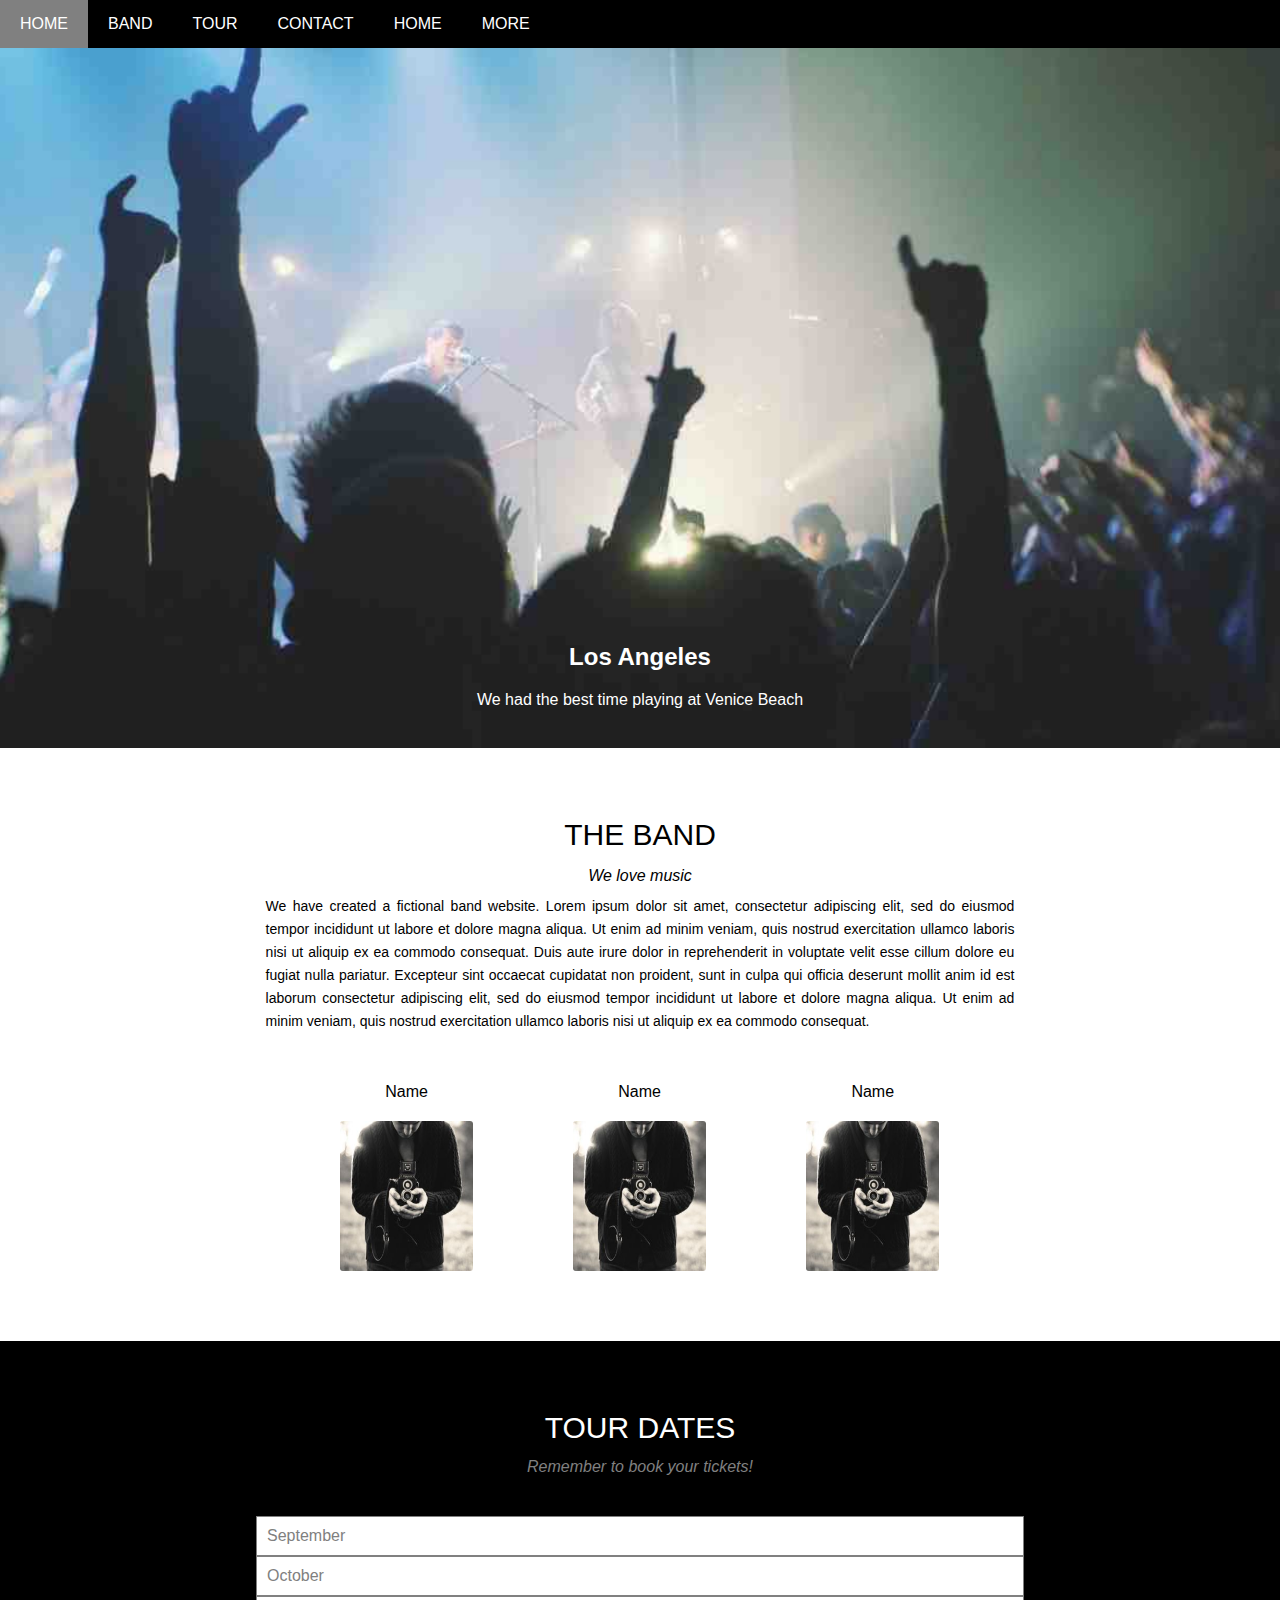
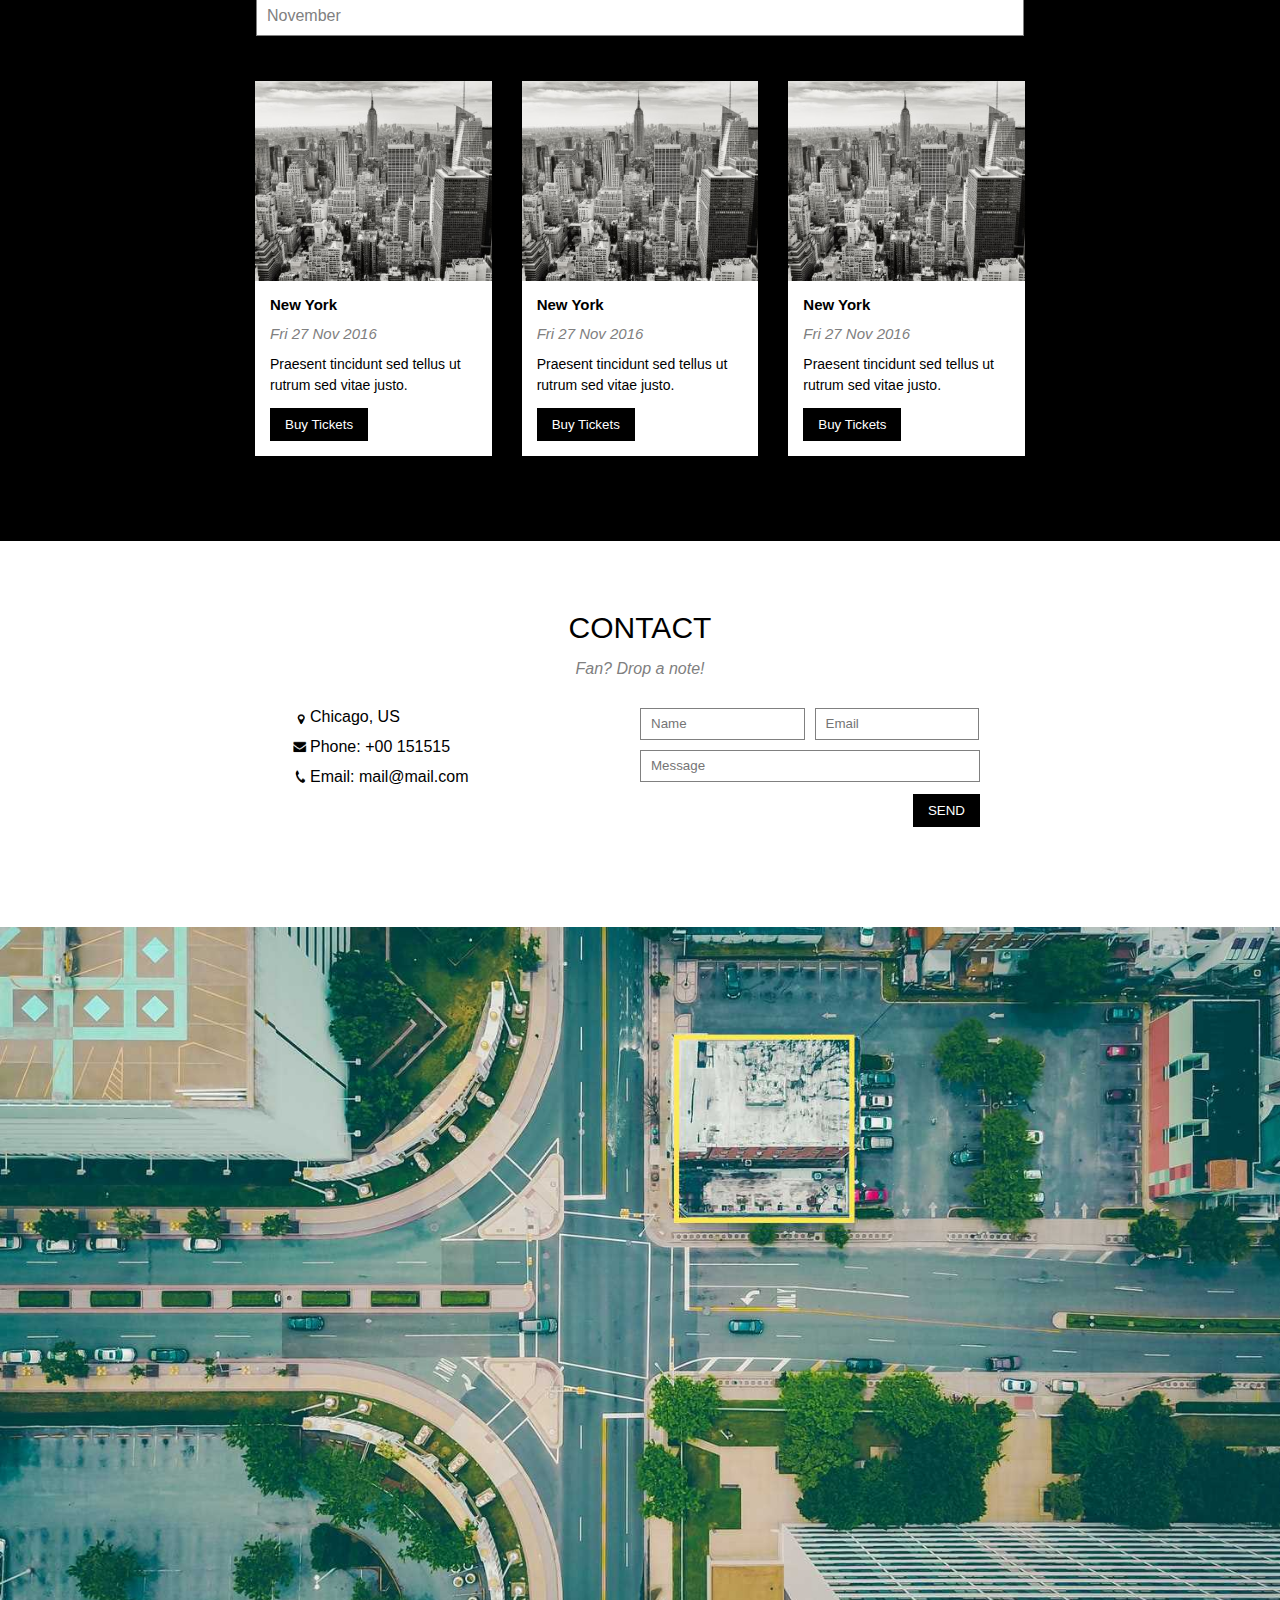
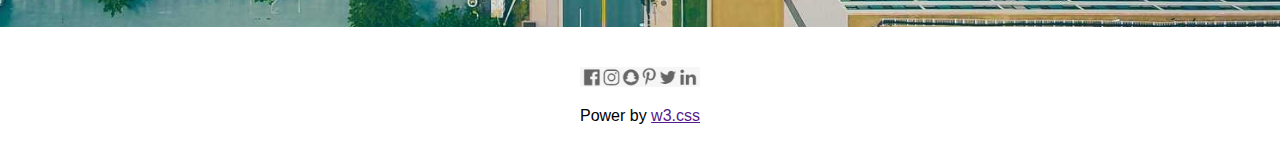
<file: Template/Band/index.html>
<!DOCTYPE html>
<html lang="en">
<head>
    <meta charset="UTF-8">
    <meta name="viewport" content="width=device-width, initial-scale=1.0">
    <title>Band Template</title>
    <link rel="stylesheet" href="index.css">
</head>
<body>
    <header>
        <nav class="menu-desktop">
            <ul>
                <li>
                    <a href= "">HOME</a>
                </li>
                <li>
                    <a href="">BAND</a>
                </li>
                <li>
                    <a href="">TOUR</a>
                </li>
                <li>
                    <a href="">CONTACT</a>
                </li>
                <li>
                    <a href="">HOME</a>
                </li>
                <li>
                    <a href="">MORE</a>
                </li>
            </ul>
        </nav><!--menu-desktop-->   
        <nav class="menu-mobile">
            <ul>
                <li>
                    <a href= "">HOME</a>
                </li>
                <li>
                    <a href="">BAND</a>
                </li>
                <li>
                    <a href="">TOUR</a>
                </li>
                <li>
                    <a href="">CONTACT</a>
                </li>
                <li>
                    <a href="">HOME</a>
                </li>
                <li>
                    <a href="">MORE</a>
                </li>
            </ul>
        </nav><!--menu-mobile-->  
        
        
        <div class="pesquisa"></div><!--pesquisa-->
        <div class="clear"></div>
    </header>
    
    <section class="banner">
        <div class="mensagem-banner">
            <h2>Los Angeles</h2>
            <p>We had the best time playing at Venice Beach</p>
        </div><!--mensagem-banner-->
    </section><!--banner-->

    <section class="the-band">
            <div class="container-texto">
                <h2>THE BAND</h2>
                <p><i>We love music</i></p>
                <p>We have created a fictional band website. Lorem ipsum dolor sit amet, consectetur adipiscing elit, sed do eiusmod tempor incididunt ut labore et dolore magna aliqua. Ut enim ad minim veniam, quis nostrud exercitation ullamco laboris nisi ut aliquip ex ea commodo consequat. Duis aute irure dolor in reprehenderit in voluptate velit esse cillum dolore eu fugiat nulla pariatur. Excepteur sint occaecat cupidatat non proident, sunt in culpa qui officia deserunt mollit anim id est laborum consectetur adipiscing elit, sed do eiusmod tempor incididunt ut labore et dolore magna aliqua. Ut enim ad minim veniam, quis nostrud exercitation ullamco laboris nisi ut aliquip ex ea commodo consequat.</p>              
            </div><!--container-texto-->
    
            <div class="container-image">
                <div class="image-wraper">
                    <p>Name</p>                    
                    <div class="img"></div><!--img-->
                </div><!--image-wraper-->

                <div class="image-wraper">
                    <p>Name</p>                    
                    <div class="img"></div><!--img-->
                </div><!--image-wraper-->

                <div class="image-wraper">
                    <p>Name</p>                    
                    <div class="img"></div><!--img-->
                </div><!--image-wraper-->

            </div><!--container-image-->
            <div class="clear"></div>
    </section><!--the-band-->

    <section class="tour-dates">
        <div class="container">
            <div class="date">
                <h2>TOUR DATES</h2>
                <p><i>Remember to book your tickets!</i></p>
                <div class="date-content">
                    <p>September </p>
                </div><!--date-content-->

                <div class="date-content">
                    <p>October </p>
                </div><!--date-content-->

                <div class="date-content">
                    <p>November </p>
                </div><!--date-content-->
            </div><!--date-->

            <div class="galeria">
                <div class="container-total-img">
                    <div class="img-galeria">

                    </div><!--img-->

                    <div class="informacoes-img">
                        <h2>New York</h2>
                        <p>Fri 27 Nov 2016</p>
                        <p>Praesent tincidunt sed tellus ut rutrum sed vitae justo.</p>
                        <input type="submit" value="Buy Tickets">
                    </div><!--informacoes-img-->
                </div><!--container-total-img-->

                <div class="container-total-img">
                    <div class="img-galeria">

                    </div><!--img-->

                    <div class="informacoes-img">
                        <h2>New York</h2>
                        <p>Fri 27 Nov 2016</p>
                        <p>Praesent tincidunt sed tellus ut rutrum sed vitae justo.</p>
                        <input type="submit" value="Buy Tickets">
                    </div><!--informacoes-img-->
                </div><!--container-total-img-->

                <div class="container-total-img">
                    <div class="img-galeria">

                    </div><!--img-->

                    <div class="informacoes-img">
                        <h2>New York</h2>
                        <p>Fri 27 Nov 2016</p>
                        <p>Praesent tincidunt sed tellus ut rutrum sed vitae justo.</p>
                        <input type="submit" value="Buy Tickets">

                    </div><!--informacoes-img-->
                </div><!--container-total-img-->
            <div class="clear"></div>
            </div><!--galeria-->
        </div><!--container-->
    </section><!--TOUR DATES-->

    <section class="contact">
        <h1>CONTACT</h1>
        <p><i>Fan? Drop a note!</i></p>

        <div class="container-contato">
            <div class="container-endereco">
                <div class="wraper-endereco">
                    <div class="img-contato" style="background-image: url(./Imagens/incone-map.png);"></div>
                    <p>Chicago, US</p>
                </div><!--wraper-endereco-->
                <div class="clear"></div>

                <div class="wraper-endereco">
                    <div class="img-contato" style="background-image: url(./Imagens/incone-email.png);"></div>
                    <p> Phone: +00 151515</p>
                </div><!--wraper-endereco-->
                <div class="clear"></div>

                <div class="wraper-endereco">
                    <div class="img-contato" style="background-image: url(./Imagens/incone-tel.png);"></div>
                    <p> Email: mail@mail.com</p>
                </div><!--wraper-endereco-->
                <div class="clear"></div>
            
            </div><!--container-enderecos-->

            <div class="container-form">
                <form>
                    
                    <input class="t50" type="text" placeholder="Name">
                    <input class="t50" type="email" placeholder="Email">
                    <input class="t100" type="text" placeholder="Message">
                </form>

                <input type="submit" value="SEND">
            </div><!--container-form-->
        </div><!--container-contato-->
    </section><!--contact-->

    <section class="map"></section>

    <footer>
        <div class="red_social"></div>
        <p>Power by <a href="">w3.css</a></p>
    </footer>

</body>
</html>
</file>
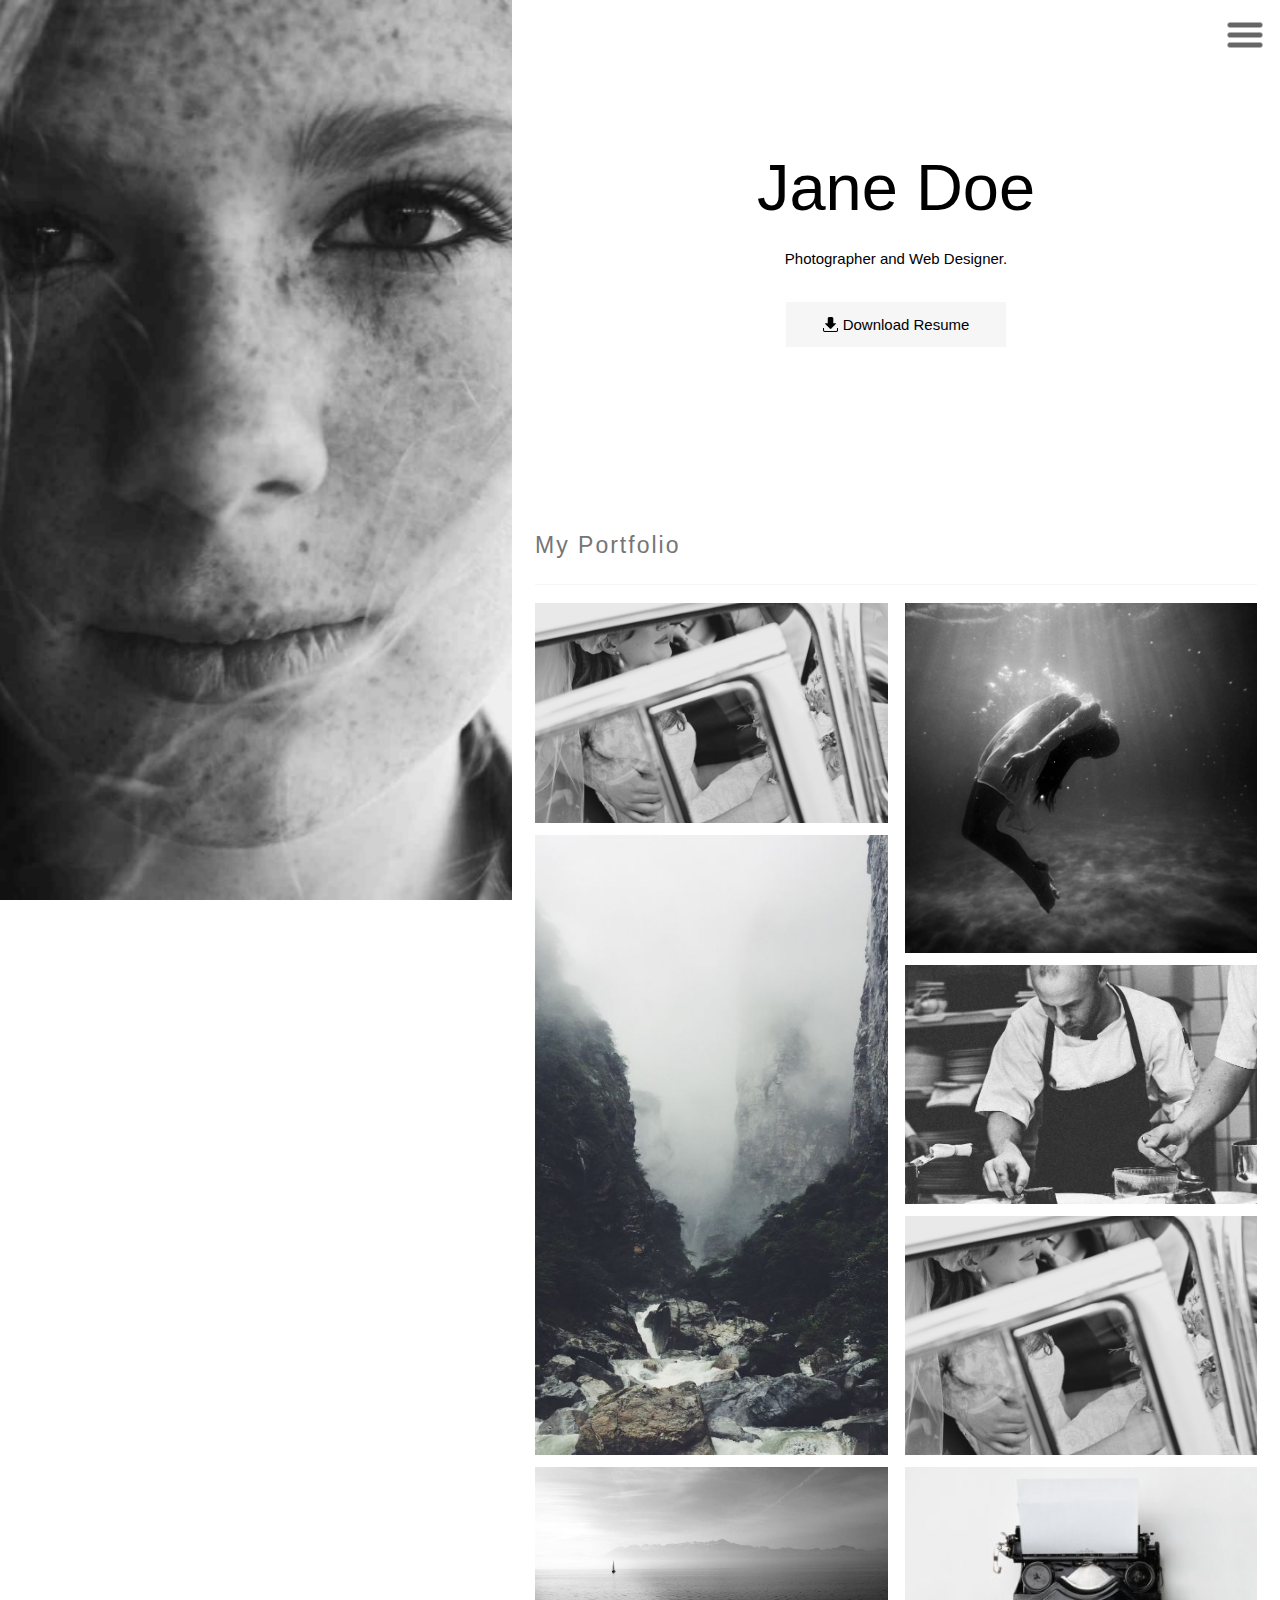
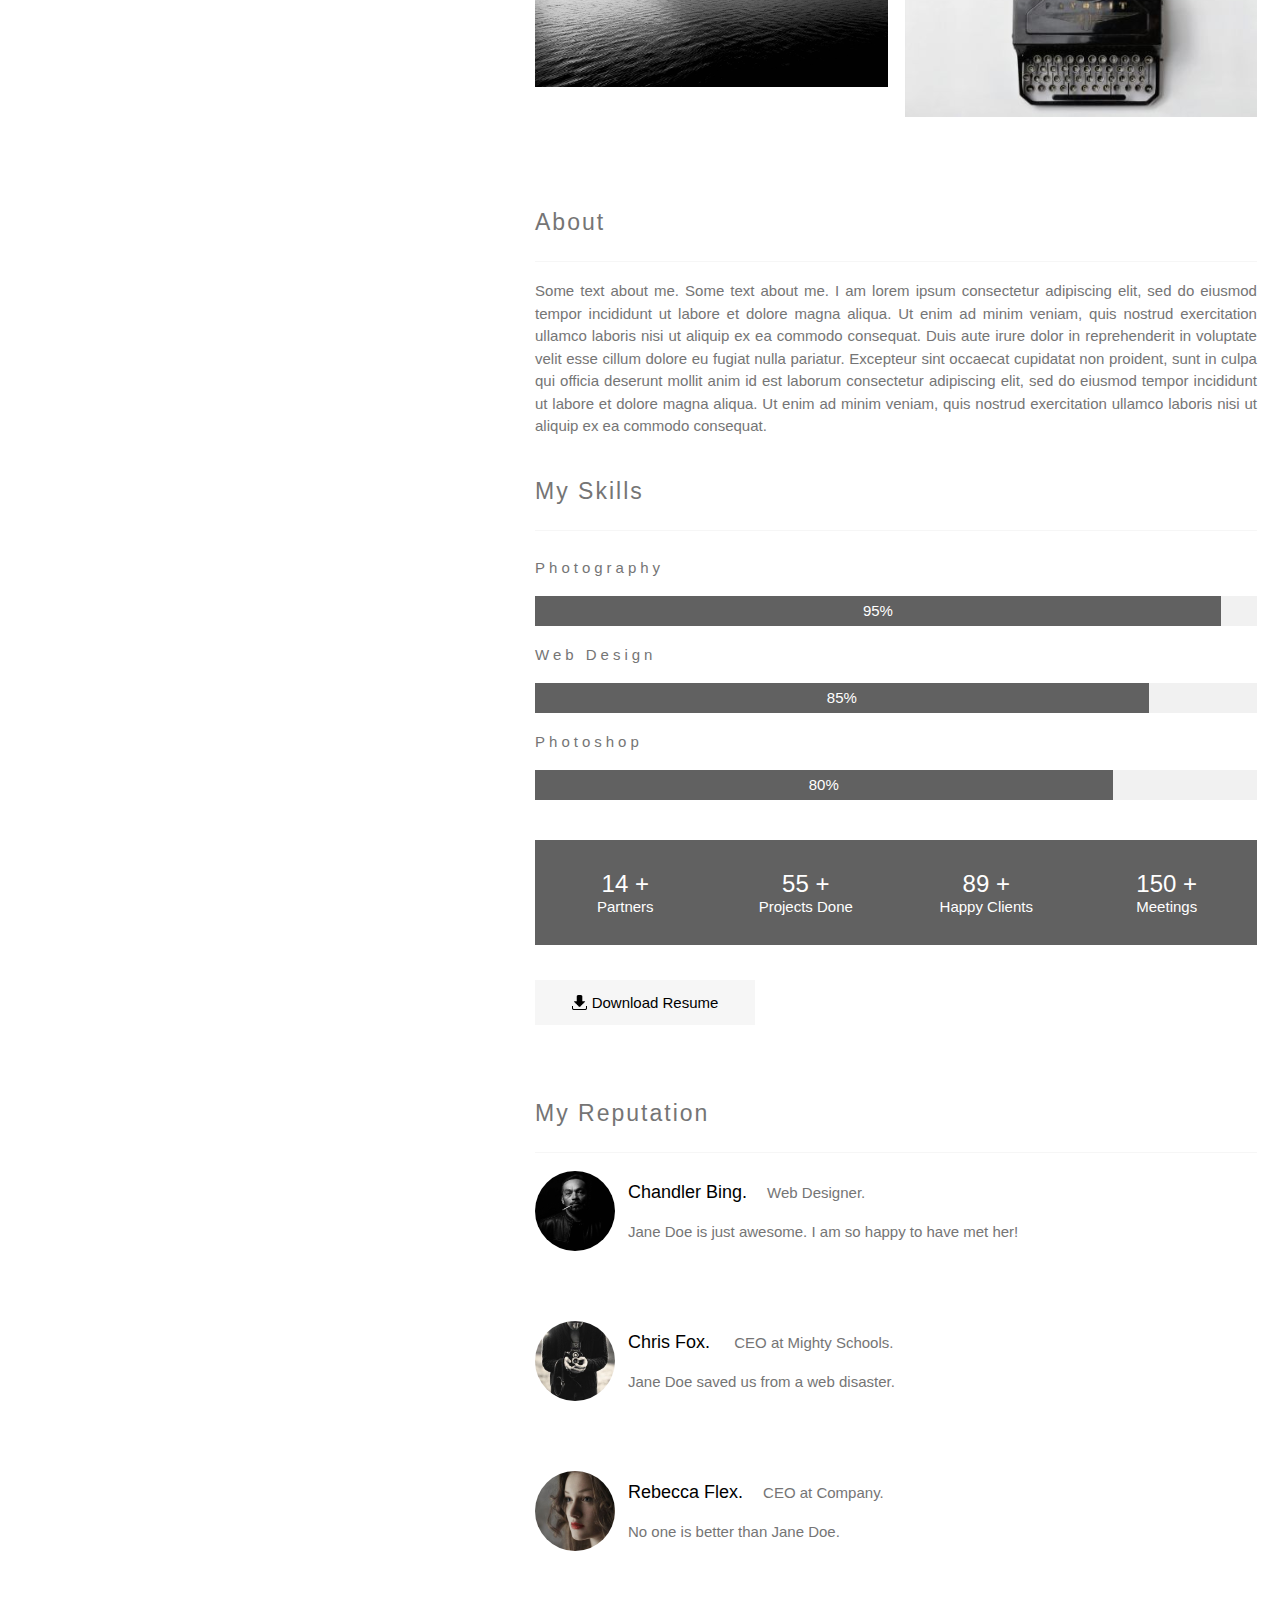
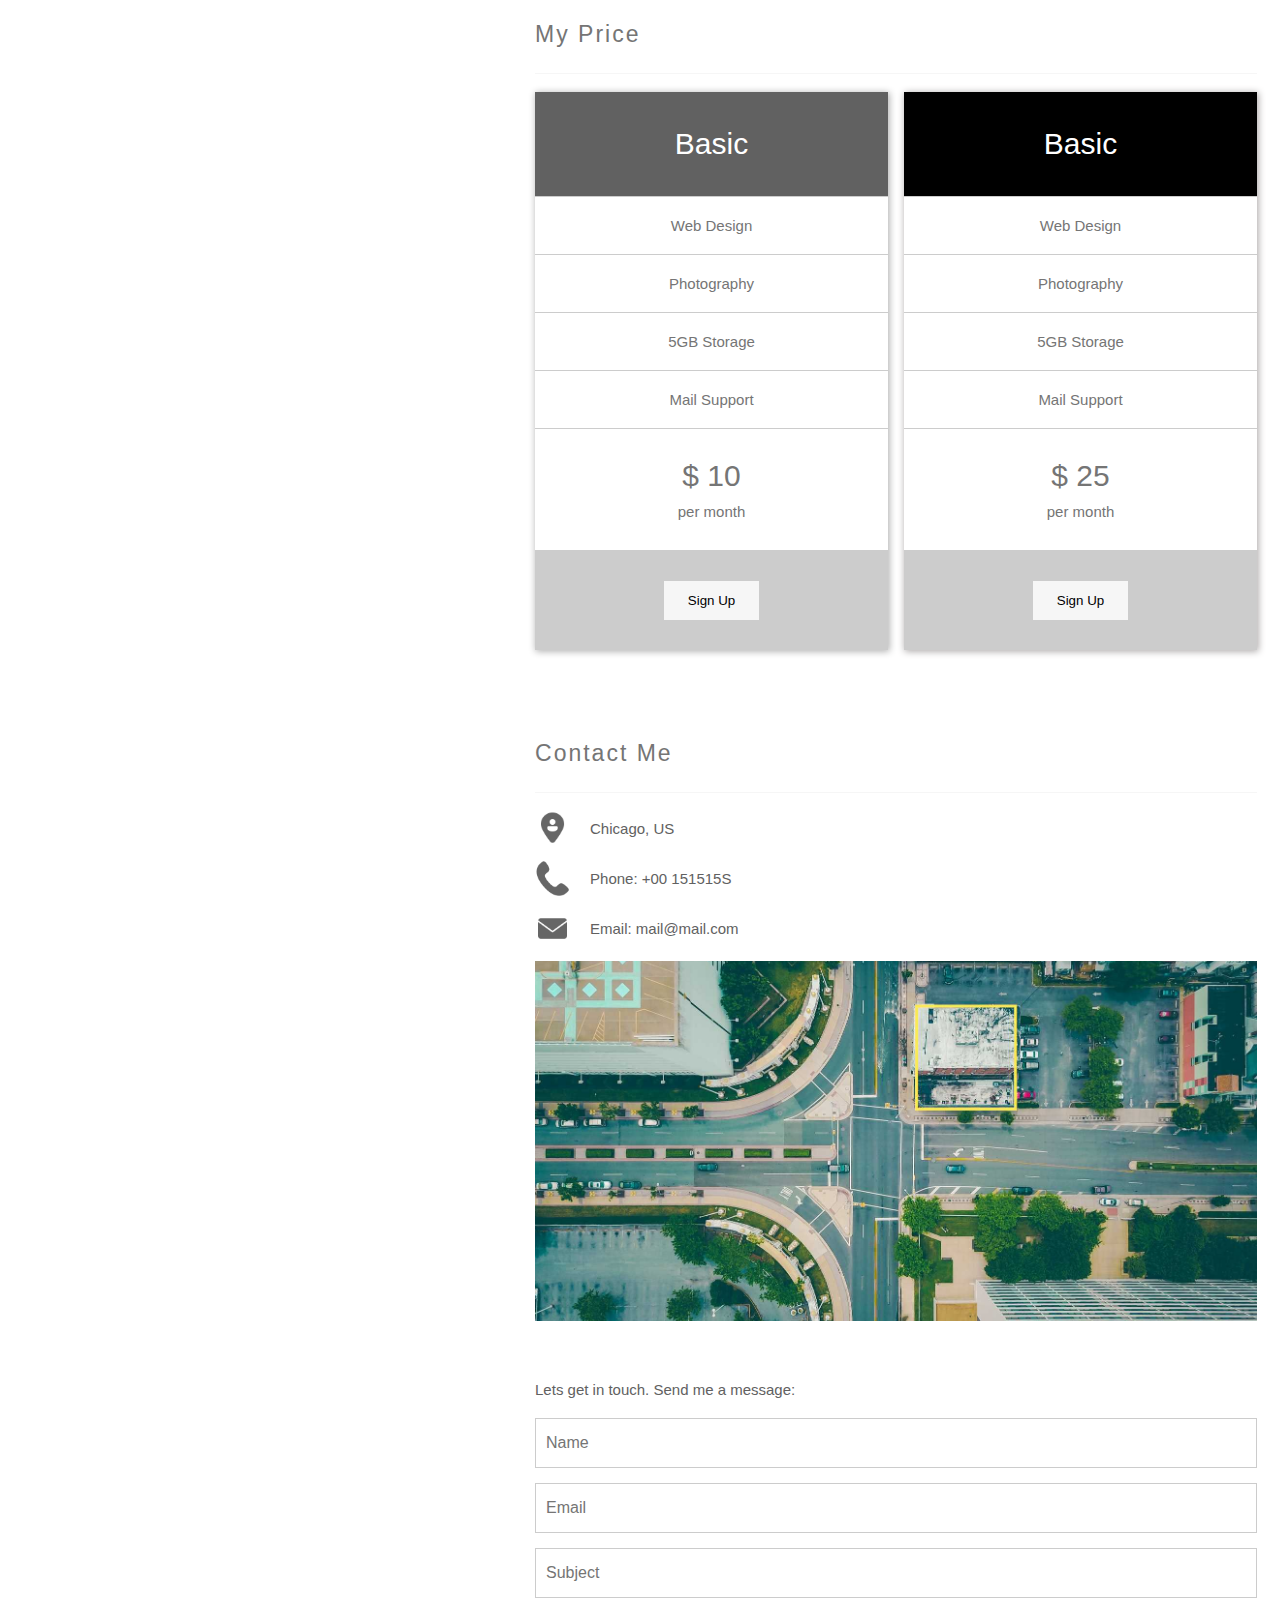
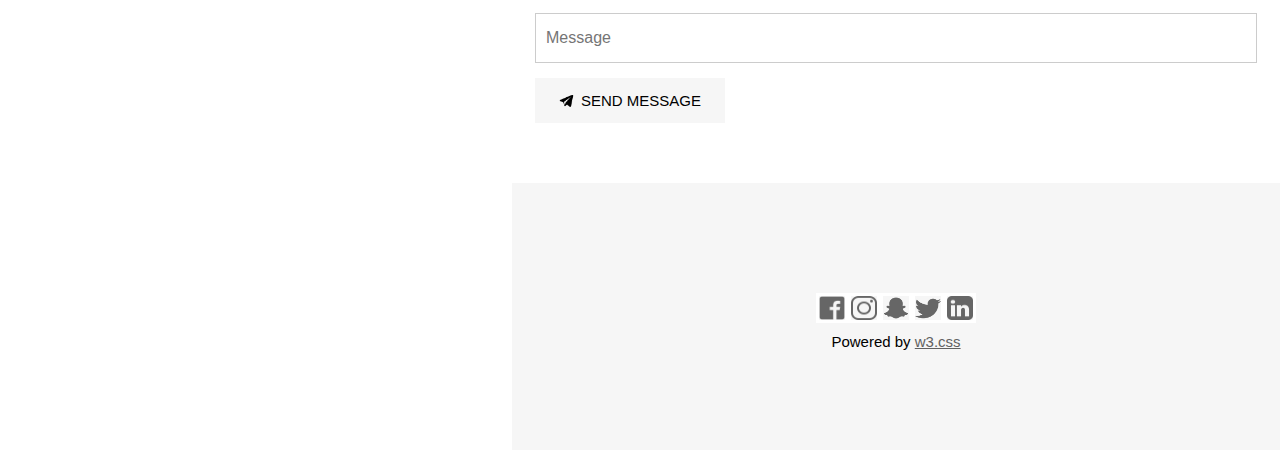
<file: Template/Black White Portifolio/index.html>
<!DOCTYPE html>
<html lang="en">
<head>
    <meta charset="UTF-8">
    <meta name="viewport" content="width=device-width, initial-scale=1.0">
    <title>Document</title>

    <link rel="stylesheet" href="/Template/Black White Portifolio/style/main.css">
    
    <link rel="preconnect" href="https://fonts.gstatic.com">
    <link href="https://fonts.googleapis.com/css2?family=Montserrat:ital,wght@0,600;1,400&display=swap" rel="stylesheet">
    
    <link rel="preconnect" href="https://fonts.gstatic.com">
    <link href="https://fonts.googleapis.com/css2?family=Montserrat:wght@600&display=swap" rel="stylesheet">
</head>
<body>
    
    <section class="box-banner"> </section><!--box-banner-->

    <main>
            <nav>
                <div  id='entrar-menu'  class="box-menu"  onclick="clicar_entrar_menu()"> 
                    <div class="menu"></div><!--menu-->
                </div><!--box-menu-->
                <ul id="menu">
                    <div id="sair-menu" class="box-sair-menu" onclick="clicar_sair_menu()">
                        <div class="sair-menu"></div>
                    </div><!--box-sair-menu-->
                    <li><a href="#id-profile">Home</a></li>
                    <li><a href="#id-portifolio">Portifolio</a></li>
                    <li><a href="#id-about">About</a></li>
                    <li><a href="#id-contact">Contact</a></li>
                </ul>
            </nav>

            <section id="id-profile" class="box-profile">
                <div class="profile">
                    <h1>Jane Doe</h1>
                    <p>Photographer and Web Designer.</p>
                    <div class="download-button">
                        <div class="content-button-download">
                            <div class="img-download"></div>
                            <span>Download Resume</span>
                        </div><!--content-button-download-->
                    </div><!--download-button-->
                </div><!--profile-->
            </section><!--box-profile-->

            <section id="id-portifolio" class="box-portifolio">
                <div class="center">
                    <h1 class="style-h1">My Portfolio</h1>
                    <div class="line"></div>
                    <div class="flex-portifolio">
                        <div class="box-img-left w50">
                            <div class="img-portifolio"></div>
                            <div class="img-portifolio"></div>
                            <div class="img-portifolio"></div>
                        </div><!--left-portifolio-->

                        <div class="box-img-rigth w50">
                            <div class="img-portifolio"></div>
                            <div class="img-portifolio"></div>
                            <div class="img-portifolio"></div>
                            <div class="img-portifolio"></div>
                        </div><!--rigth-portifolio-->
                    </div><!--flex-portifolio-->
                </div><!--center-->
            </section>

            <section id="id-about" class="about">
                <div class="center">
                    <h1 class="style-h1">About</h1>
                    <div class="line"></div>
                    <p>Some text about me. Some text about me. I am lorem ipsum consectetur adipiscing elit, sed do eiusmod tempor incididunt ut labore et dolore magna aliqua. Ut enim ad minim veniam, quis nostrud exercitation ullamco laboris nisi ut aliquip ex ea commodo consequat. Duis aute irure dolor in reprehenderit in voluptate velit esse cillum dolore eu fugiat nulla pariatur. Excepteur sint occaecat cupidatat non proident, sunt in culpa qui officia deserunt mollit anim id est laborum consectetur adipiscing elit, sed do eiusmod tempor incididunt ut labore et dolore magna aliqua. Ut enim ad minim veniam, quis nostrud exercitation ullamco laboris nisi ut aliquip ex ea commodo consequat.</p>
                </div><!--center-->
            </section><!--about-->

            <section class="box-skills">
                <div class="center">
                    <h1 class="style-h1">My Skills</h1> 
                    <div class="line"></div>

                    <div class="wraper-statistic">
                        <p>Photography</p>
                        <div class="bar">
                            <div class="bar-content w95">95%</div>
                        </div><!--box-bar-->
                    </div><!--wraper-statistic-->

                    <div class="wraper-statistic">
                        <p>Web Design</p>
                        <div class="bar">
                            <div class="bar-content w85">85%</div>
                        </div><!--box-bar-->
                    </div><!--wraper-statistic-->

                    <div class="wraper-statistic">
                        <p>Photoshop</p>
                        <div class="bar">
                            <div class="bar-content w80">80%</div>
                        </div><!--box-bar-->
                    </div><!--wraper-statistic-->

                    <div class="flex-statistic-values">
                        <div class="content-value">
                            <p>14 + </p>
                            <p>Partners</p>
                        </div> <!--content-value-->

                        <div class="content-value">
                            <p>55 + </p>
                            <p>Projects Done</p>
                        </div> <!--content-value-->

                        <div class="content-value">
                            <p>89 + </p>
                            <p>Happy Clients</p>
                        </div> <!--content-value-->

                        <div class="content-value">
                            <p>150 + </p>
                            <p>Meetings</p>
                        </div> <!--content-value-->
                    </div><!--flex-statistic-value-->
                    
                    <div class="download-button">
                        <div class="content-button-download">
                            <div class="img-download"></div>
                            <span>Download Resume</span>
                        </div><!--content-button-download-->
                    </div><!--download-button-->
                    
                </div><!--center-->
            </section><!--box-skills-->

            <section class="box-Reputation">
                <div class="center">
                    <h1 class="style-h1">My Reputation</h1>
                    <div class="line"></div>

                    <div class="flex-box-information">
                        <div style="background-image: url(./images/man_smoke.jpg);" class="information-img"></div>
                        <div class="content-information">
                            <div class="information-one"><span>Chandler Bing.</span><span>Web Designer.</span></div>
                            <p>Jane Doe is just awesome. I am so happy to have met her!</p>
                        </div><!--content-information-->
                    </div><!--flex-box-information-->

                    <div class="flex-box-information">
                        <div style="background-image: url(./images/bandmember.jpg);" class="information-img"></div>
                        <div class="content-information">
                            <div class="information-one"><span>Chris Fox.</span><span> CEO at Mighty Schools.</span></div>
                            <p>Jane Doe saved us from a web disaster.</p>
                        </div><!--content-information-->
                    </div><!--flex-box-information-->

                    <div class="flex-box-information">
                        <div style="background-image: url(./images/avatar_g2.jpg); " class="information-img"></div>
                        <div class="content-information">
                            <div class="information-one"><span>Rebecca Flex.</span><span>CEO at Company.</span></div>
                            <p>No one is better than Jane Doe.</p>
                        </div><!--content-information-->
                    </div><!--flex-box-information-->

                </div><!--center-->
            </section><!--box-reputation-->

            <section class="box-price">
                <div class="center">
                    <h1 class="style-h1">My Price</h1>
                    <div class="line"></div>                
                    
                    <div class="flex-price">
                        
                        <div class="left-price w50">
                            <div class="content-price title-content-price">
                                <h1>Basic</h1>
                            </div><!--content-price-->

                            <div class="content-price">
                                <p>Web Design</p>
                            </div><!--content-price-->

                            <div class="content-price">
                                <p>Photography</p>
                            </div><!--content-price-->

                            <div class="content-price">
                                <p>5GB Storage</p>
                            </div><!--content-price-->

                            <div class="content-price">
                                <p>Mail Support</p>
                            </div><!--content-price-->

                            <div class="content-price">
                                <h1 class="style-h1-price">$ 10</h1>
                                <p>per month</p>
                            </div><!--content-price-->

                            <div class="content-button">
                                <input type="submit" value="Sign Up">
                            </div><!--content-button-->
                        
                        </div><!--left-price-->

                        <div class="right-price w50">

                            <div class="content-price title-content-price">
                                <h1>Basic</h1>
                            </div><!--content-price-->

                            <div class="content-price">
                                <p>Web Design</p>
                            </div><!--content-price-->

                            <div class="content-price">
                                <p>Photography</p>
                            </div><!--content-price-->

                            <div class="content-price">
                                <p>5GB Storage</p>
                            </div><!--content-price-->

                            <div class="content-price">
                                <p>Mail Support</p>
                            </div><!--content-price-->

                            <div class="content-price">
                                <h1 class="style-h1-price">$ 25</h1>
                                <p>per month</p>
                            </div><!--content-price-->

                            <div class="content-button">
                                <input type="submit" value="Sign Up">
                            </div><!--content-button-->

                        </div><!--right-price-->
                    </div><!--flex-price-->
                </div><!--center-->
            </section><!--box-price-->

            <section class="id-contact" class="contact">
                <div class="center">
                    <h1 class="style-h1">Contact Me</h1>
                    <div class="line"></div>

                    <div class="flex-content-contact">
                        <div style="background-image: url(./icons/localização-do-usuário.png);" class="img-contact"></div>
                        <div class="description-contact">
                            <p>Chicago, US</p>
                        </div><!--description-contact-->
                    </div><!--flex-content-contact-->

                    <div class="flex-content-contact">
                        <div style="background-image: url(./icons/telefone.png);" class="img-contact"></div>
                        <div class="description-contact">
                            <p>Phone: +00 151515S</p>
                        </div><!--description-contact-->
                    </div><!--flex-content-contact-->

                    <div class="flex-content-contact">
                        <div style="background-image: url(./icons/mensagem.png);" class="img-contact"></div>
                        <div class="description-contact">
                            <p>Email: mail@mail.com</p>
                        </div><!--description-contact-->
                    </div><!--flex-content-contact-->

                </div><!--center-->
            </section><!--contact-->

            <section class="box-map">
                <div class="center">
                        <div class="map">
                        </div><!--map-->
                </div><!--center-->
            </section><!--box-map-->

            <section class="box-form">
                <div class="center">
                    <p>Lets get in touch. Send me a message:</p>

                    <form >
                        <input type="text" placeholder="Name" required>
                        <input type="email" placeholder="Email">
                        <input type="text" placeholder="Subject" required>
                        <input type="text" placeholder="Message">
                    </form>

                    <div class="button-cadastro">
                        <div class="flex-button-cadastro">
                            <div class="img-cadastro"></div>
                            <span>SEND MESSAGE</span>
                        </div><!--flex-button-cadastro-->
                    </div><!--button-cadastro-->
                </div><!--center-->
            </section><!--form-->

            <footer>
                <div class="box-social-network">
                    <div class="flex-social">
                        <div style="background-image: url(./icons/facebook.png);" class="social-img w15"></div>
                        <div style="background-image: url(./icons/instagram.png);" class="social-img w15"></div>
                        <div style="background-image: url(./icons/snapchat.png);" class="social-img w15"></div>
                        <div style="background-image: url(./icons/twitter.png);" class="social-img w15"></div>
                        <div style="background-image: url(./icons/linkedin.png);" class="social-img w15"></div>
                    </div><!--flex-social-->
                    
                </div><!--box-social-network-->
                <div class="footer-msg">
                    <p>Powered by <a href="">w3.css</a></p>
                </div>

            </footer>
        
    </main>


<script src="./js/script.js"></script>
</body>
</html>
</file>
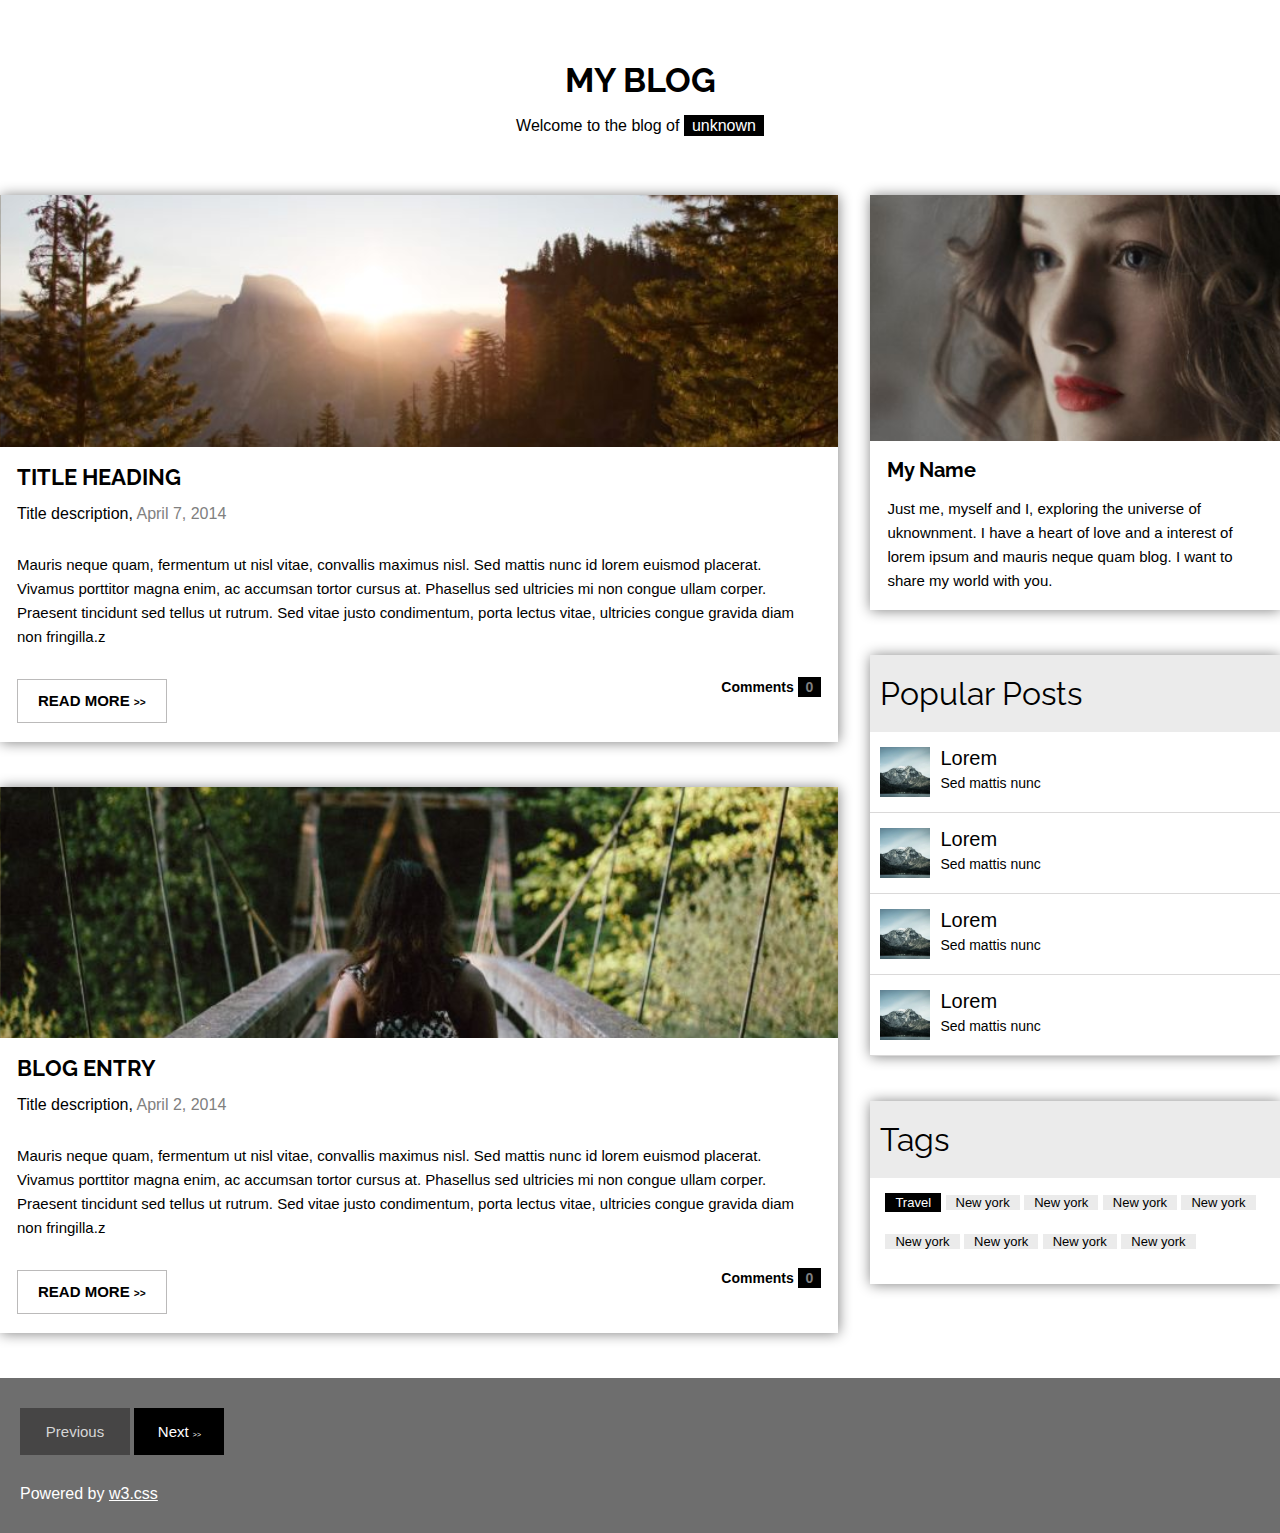
<file: Template/Blog/index.html>
<!DOCTYPE html>
<html lang="en">
<head>
    <meta charset="UTF-8">
    <meta name="viewport" content="width=device-width, initial-scale=1.0">
    <title>Blog Template</title>
    <link rel="stylesheet" href="./main.css">
    
    <link rel="preconnect" href="https://fonts.gstatic.com">
    <link href="https://fonts.googleapis.com/css2?family=Raleway&display=swap" rel="stylesheet">
</head>
<body>
    <section class="title">
        <h1>MY BLOG</h1>
        <p>Welcome to the blog of <span>unknown</span></p>
    </section><!--title-->

    <main>
        <div class="center">
            <section class="left-side">
                <div class="box-landscape">
                    <div class="img-landscape"></div>
                    <div class="description-landscape">
                        <h2>TITLE HEADING</h2>
                        <p>Title description, <span>April 7, 2014</span> </p>
                        <p>Mauris neque quam, fermentum ut nisl vitae, convallis maximus nisl. Sed mattis nunc id lorem euismod placerat. Vivamus porttitor magna enim, ac accumsan tortor cursus at. Phasellus sed ultricies mi non congue ullam corper. Praesent tincidunt sed tellus ut rutrum. Sed vitae justo condimentum, porta lectus vitae, ultricies congue gravida diam non fringilla.z</p>
                        <div class="read-more"><a href="">READ MORE <samp>>></samp> </a></div>
                        <div class="coments">
                            <p>Comments <span>0</span></p>
                        </div>
                        <div class="clear"></div>
                    </div><!--description-landscape-->
                    
                </div><!--box-landscape-->


                <div class="box-landscape">
                    <div class="img-landscape" style="background-image: url(./images/bridge.jpg);"></div>
                    <div class="description-landscape">
                        <h2>BLOG ENTRY</h2>
                        <p>Title description, <span>April 2, 2014</span> </p>
                        <p>Mauris neque quam, fermentum ut nisl vitae, convallis maximus nisl. Sed mattis nunc id lorem euismod placerat. Vivamus porttitor magna enim, ac accumsan tortor cursus at. Phasellus sed ultricies mi non congue ullam corper. Praesent tincidunt sed tellus ut rutrum. Sed vitae justo condimentum, porta lectus vitae, ultricies congue gravida diam non fringilla.z</p>
                        <div class="read-more"><a href="">READ MORE <samp>>></samp> </a></div>
                        <div class="coments">
                            <p>Comments <span>0</span></p>
                        </div>
                        <div class="clear"></div>
                    </div><!--description-landscape-->
                    
                </div><!--box-landscape-->
            
            </section><!--left-side-->
            
            <section class="right-side">
                <div class="profile">
                    <div class="img-profile"></div>
                    
                    <div class="description-profile">
                        <h2>My Name</h2>
                        <p>Just me, myself and I, exploring the universe of uknownment. I have a heart of love and a interest of lorem ipsum and mauris neque quam blog. I want to share my world with you.</p>
                    </div><!--description-profile-->
                </div><!--profile-->

                <div class="box-posts">
                    <div class="title-posts"><h1>Popular Posts</h1></div>
                    <div class="places-content">
                        <div class="img-places"></div>
                        <p>Lorem</p>
                        <p>Sed mattis nunc</p>
                        <div class="clear"></div>
                    </div><!--places-content-->

                    <div class="places-content">
                        <div class="img-places"></div>
                        <p>Lorem</p>
                        <p>Sed mattis nunc</p>
                        <div class="clear"></div>
                    </div><!--places-content-->

                    <div class="places-content">
                        <div class="img-places"></div>
                        <p>Lorem</p>
                        <p>Sed mattis nunc</p>
                        <div class="clear"></div>
                    </div><!--places-content-->

                    <div class="places-content">
                        <div class="img-places"></div>
                        <p>Lorem</p>
                        <p>Sed mattis nunc</p>
                        <div class="clear"></div>
                    </div><!--places-content-->
                </div><!--box posts-->

                <div class="box-tag">
                    <div class="title-posts"><h1>Tags</h1></div>
                    <div class="tags">
                        <p>Travel</p>
                        <p>New york</p>
                        <p>New york</p>
                        <p>New york</p>
                        <p>New york</p>
                        <p>New york</p>
                        <p>New york</p>
                        <p>New york</p>
                        <p>New york</p>
                    </div><!--tags-->
                </div><!--box-tag-->
               
            </section><!--right-side-->
            <div class="clear"></div>
        </div><!--center-->
    </main>

    <footer>
        <a href=""><div class="btn1">Previous</div></a>
        <a href=""><div class="btn2">Next <span>>></span></div></a>
        <p>Powered by <a href="">w3.css</a></p>
    </footer>
</body>
</html>
</file>
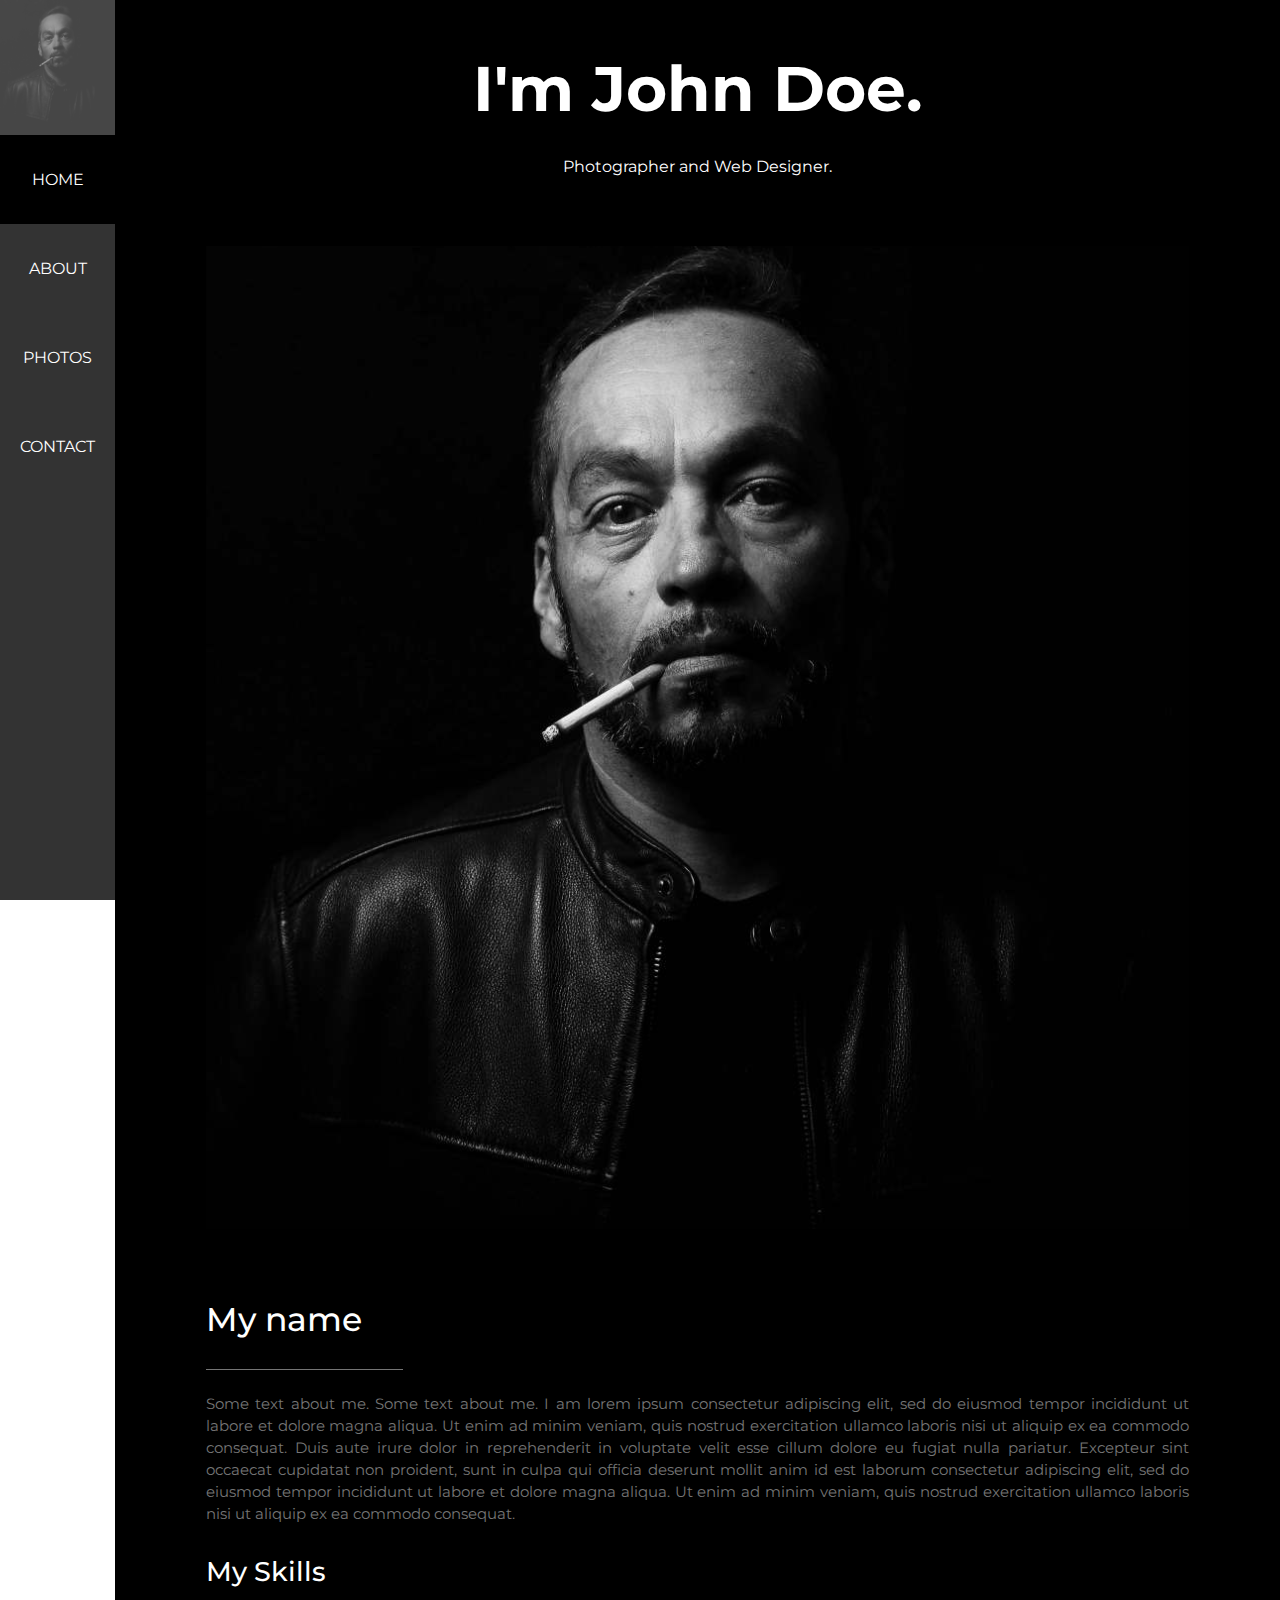
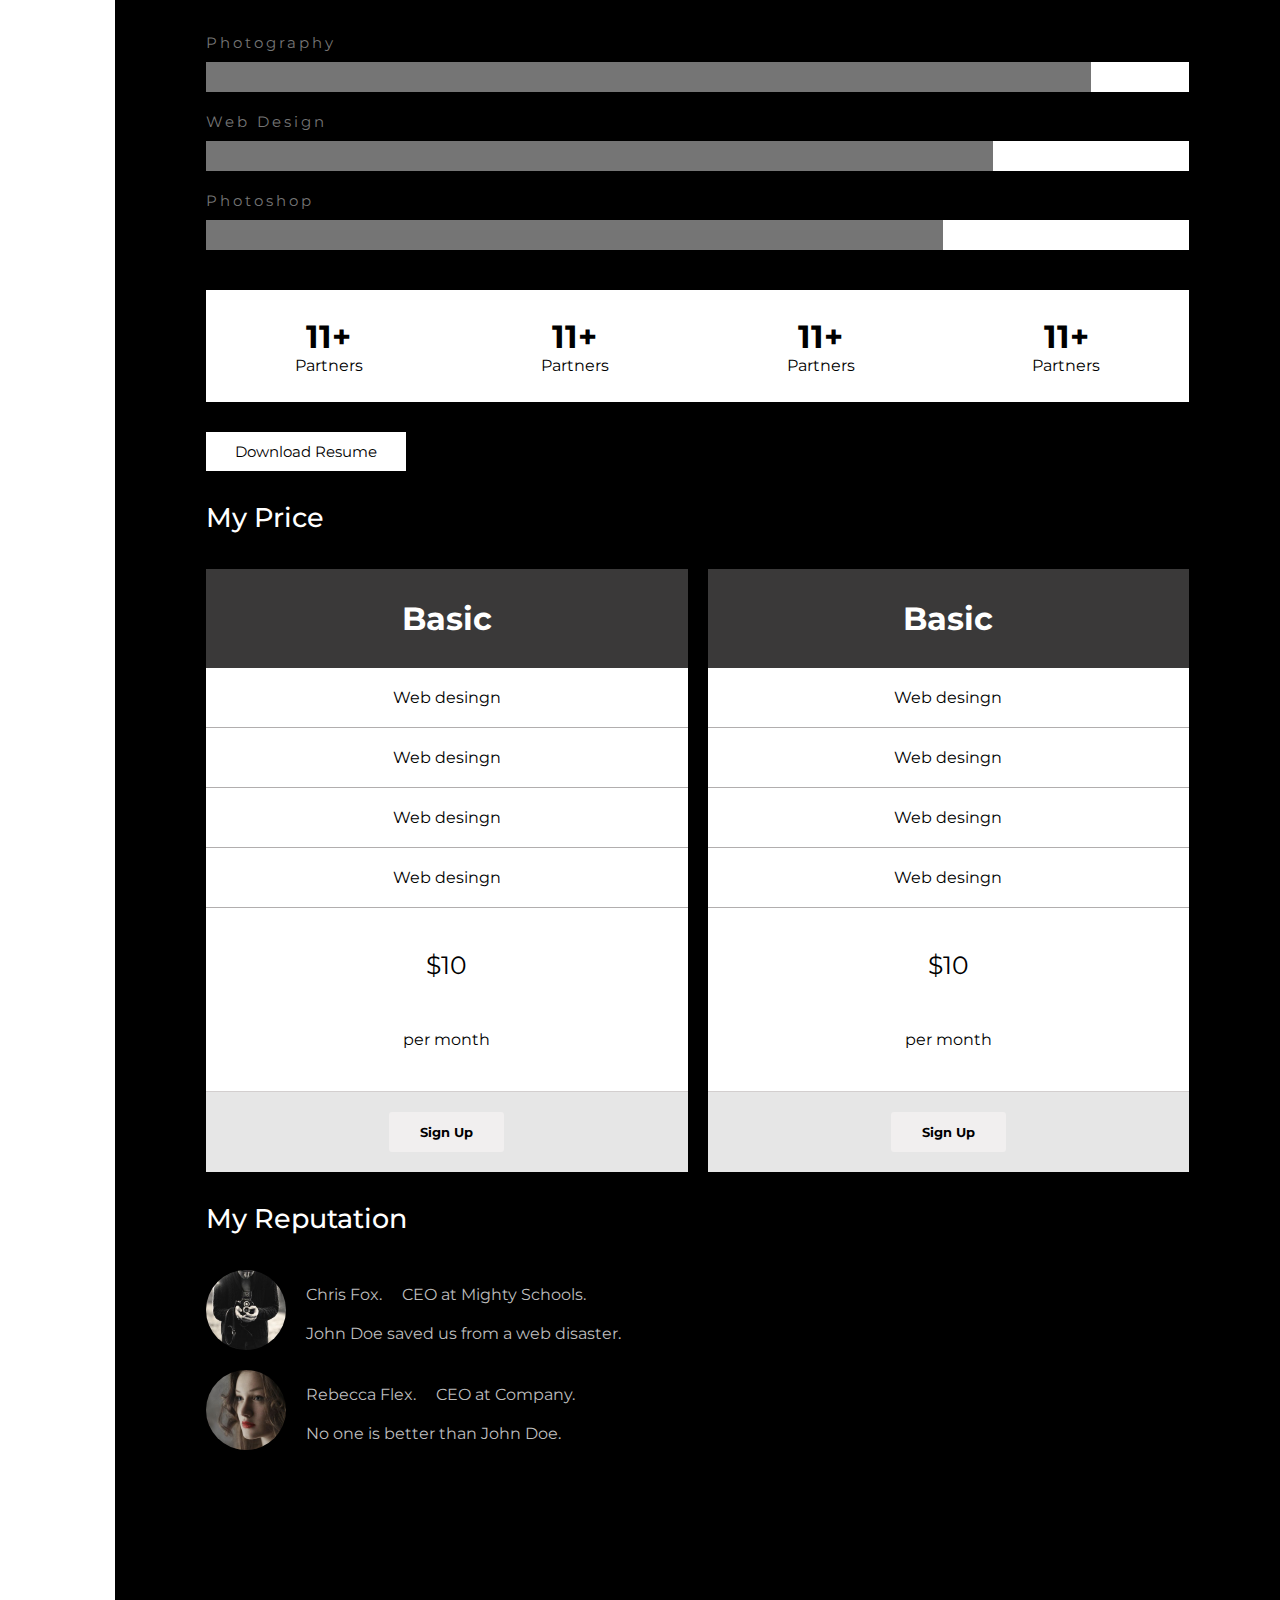
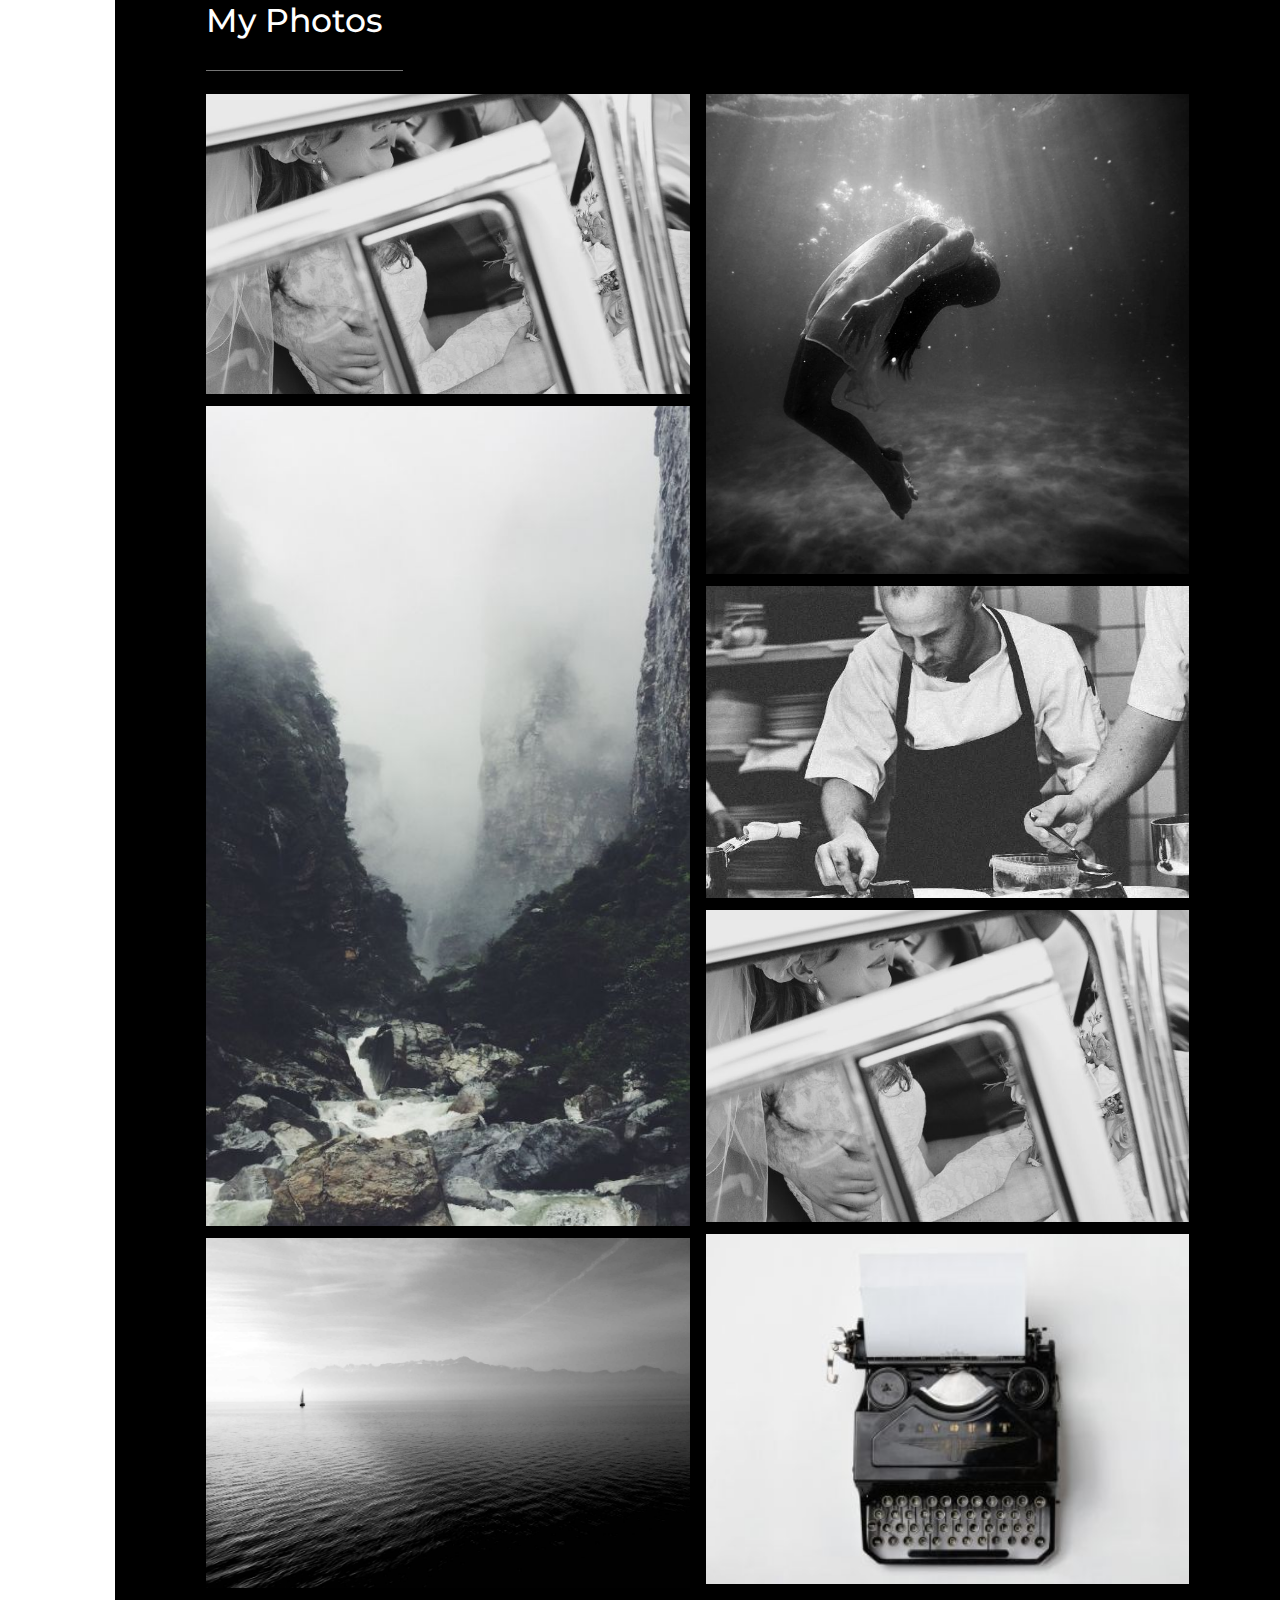
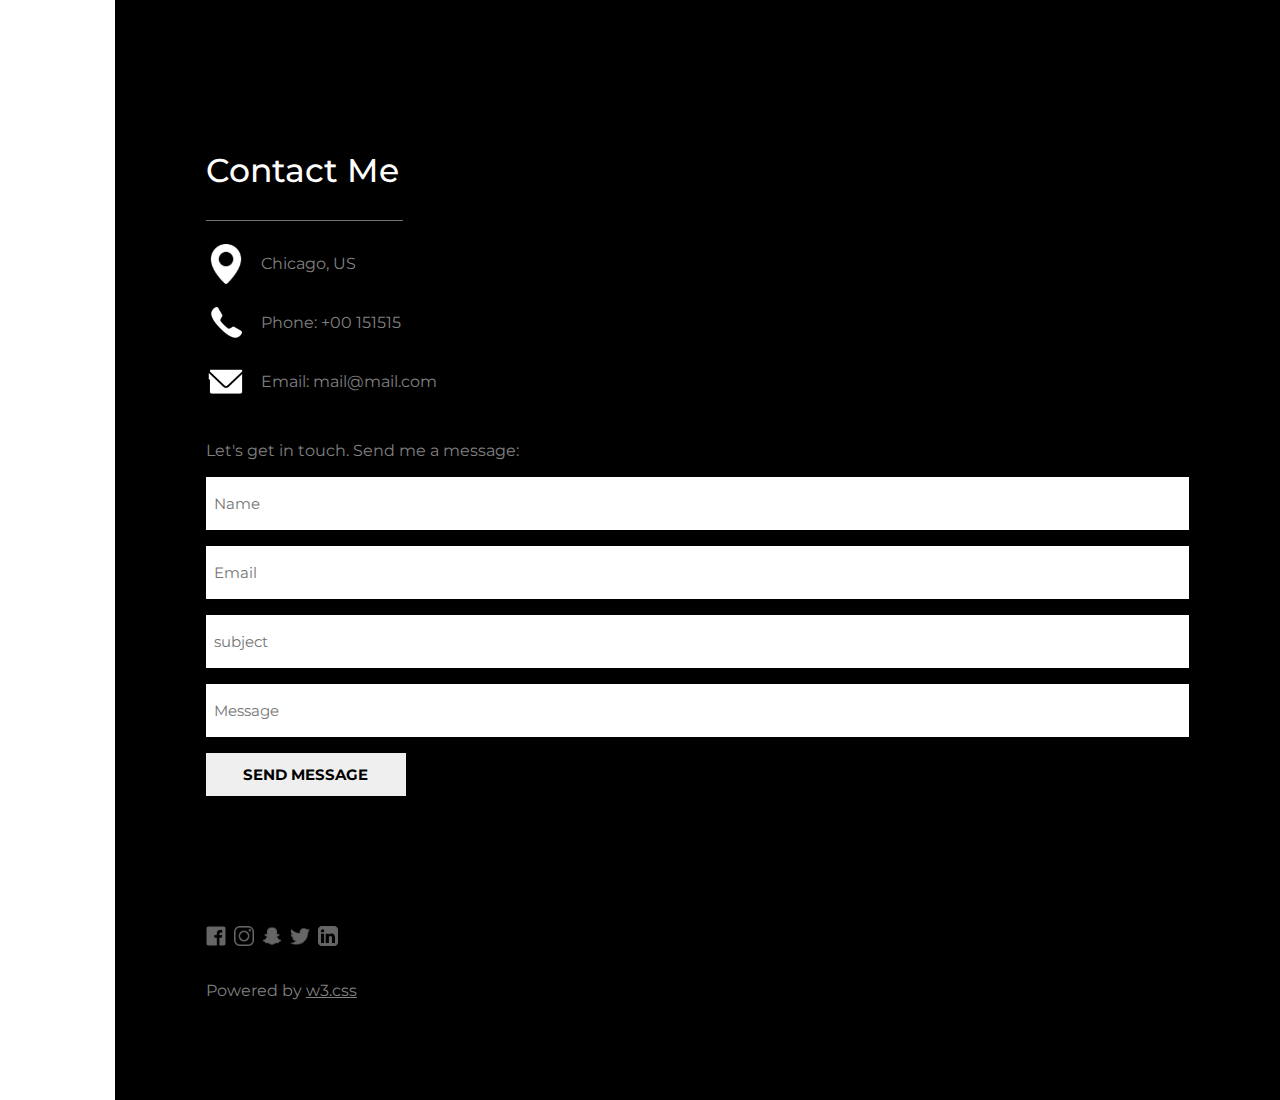
<file: Template/Dark Portifolio/index.html>
<!DOCTYPE html>
<html lang="en">
<head>
    <meta charset="UTF-8">
    <meta name="viewport" content="width=device-width, initial-scale=1.0">
    <title>Dark Portfolio</title>

    <link rel="stylesheet" href="./style/main.css">
    <link rel="preconnect" href="https://fonts.gstatic.com">
    <link href="https://fonts.googleapis.com/css2?family=Montserrat:wght@300&display=swap" rel="stylesheet">
</head>
<body>
    <header>
        <div class="box-profile">
            <div class="profile-outline">

            </div><!--profile-outline-->
        </div><!--box-profile-->
        <nav>
            <ul>
                <a href="#"><li class="primary" >HOME</li></a>
                <a href="#"><li>ABOUT</li></a>
                <a href="#"><li>PHOTOS</li></a>
                <a href="#"><li>CONTACT</li></a>
            </ul>
        </nav>
    </header>  
    
    <main>
        <div class="center">
            <div class="title-profile">
                <h1>I'm John Doe.</h1>
                <p>Photographer and Web Designer.</p>
            </div><!--title-profile-->

            <section class="box-banner">
                <div class="banner">

                </div><!--banner-->
            </section><!--banner-->

            <section class="description">
                <h1>My name</h1>
                <p>Some text about me. Some text about me. I am lorem ipsum consectetur adipiscing elit, sed do eiusmod tempor incididunt ut labore et dolore magna aliqua. Ut enim ad minim veniam, quis nostrud exercitation ullamco laboris nisi ut aliquip ex ea commodo consequat. Duis aute irure dolor in reprehenderit in voluptate velit esse cillum dolore eu fugiat nulla pariatur. Excepteur sint occaecat cupidatat non proident, sunt in culpa qui officia deserunt mollit anim id est laborum consectetur adipiscing elit, sed do eiusmod tempor incididunt ut labore et dolore magna aliqua. Ut enim ad minim veniam, quis nostrud exercitation ullamco laboris nisi ut aliquip ex ea commodo consequat.</p>
            </section><!--description-->

            <section class="box-skills">
                <h1>My Skills</h1>

                <div class="bar-wraper">
                   <p>Photography</p>
                   <div class="bar">
                        <div class="meter"></div><!--meter-->
                   </div><!--bar--> 
                </div><!--bar-wraper-->

                <div class="bar-wraper">
                    <p>Web Design</p>
                    <div class="bar">
                         <div style="width: 80%;"class="meter"></div><!--meter-->
                    </div><!--bar--> 
                 </div><!--bar-wraper-->

                 <div class="bar-wraper">
                    <p>Photoshop</p>
                    <div class="bar">
                         <div style="width: 75%;" class="meter"></div><!--meter-->
                    </div><!--bar--> 
                 </div><!--bar-wraper-->
            
                 <div class="statistic-wraper">
                    <div class="statistic">
                        <h1>11+</h1>
                        <p>Partners</p>
                    </div><!--statistic-->

                    <div class="statistic">
                        <h1>11+</h1>
                        <p>Partners</p>
                    </div><!--statistic-->

                    <div class="statistic">
                        <h1>11+</h1>
                        <p>Partners</p>
                    </div><!--statistic-->

                    <div class="statistic">
                        <h1>11+</h1>
                        <p>Partners</p>
                    </div><!--statistic-->
                    <div class="clear"></div>
                 </div><!--statistic-wraper-->

                <a href=""> 
                    <div class="download">
                        <p>Download Resume</p>
                    </div><!--download-->
                </a>
            </section><!--box-skiil-->
            
            <section class="box-my-price">
                
                    <h1>My Price</h1>
                        <div class="my-price">
                            <h1>Basic</h1>
                            <p>Web desingn</p>
                            <p>Web desingn</p>
                            <p>Web desingn</p>
                            <p>Web desingn</p>
                            <div class="wraper-value">
                                <p>$10</p>
                                <p>per month</p>
                            </div><!--wraper-value-->
                            <div class="wraper-sign">
                                <input type="submit" value="Sign Up">
                            </div><!--wraper-sign-->
                        </div><!--my-price-->

                        <div class="my-price2">
                            <h1>Basic</h1>
                            <p>Web desingn</p>
                            <p>Web desingn</p>
                            <p>Web desingn</p>
                            <p>Web desingn</p>
                            <div class="wraper-value">
                                <p>$10</p>
                                <p>per month</p>
                            </div><!--wraper-value-->
                            <div class="wraper-sign">
                                <input type="submit" value="Sign Up">
                            </div><!--wraper-sign-->
                        </div><!--my-price-->
                        <div class="clear"></div>              
            </section><!--box-my-price-->

            <section class="box-reputation">
                <h1>My Reputation</h1>
                <div class="wraper-reputation">
                    <div class="profile-reputation"></div> <!--profile-reputation-->
                    <div class="description-profile">
                        <p>Chris Fox.</p><span>CEO at Mighty Schools.</span>             
                        <p>John Doe saved us from a web disaster.</p>
                    </div><!--description-profile-->
                    <div class="clear"></div>
                </div><!--wraper-reputation-->

                <div class="wraper-reputation">
                    <div style="background-image: url(./images/avatar_g2.jpg);" class="profile-reputation"></div> <!--profile-reputation-->
                    <div class="description-profile">
                        <p>Rebecca Flex.</p><span>CEO at Company.</span>             
                        <p>No one is better than John Doe.</p>
                    </div><!--description-profile-->
                    <div class="clear"></div>
                </div><!--wraper-reputation-->
            </section><!--box-reputation-->

            <section class="box-my-photos">
                <h1>My Photos</h1>
                <div class="left-photos">
                    <div class="photo"></div>
                    <div class="photo"></div>
                    <div class="photo"></div>
                </div><!--lefth-photos-->

                <div class="right-photos">
                    <div class="photo"></div>
                    <div class="photo"></div>
                    <div class="photo"></div>
                    <div class="photo"></div>
                </div><!--lefth-photos-->
                <div class="clear"></div>
            </section><!--box-my-photos-->

            <section class="contact">
                <h1>Contact Me</h1>
                <div class="box-contact-information">
                    <div class="wraper-contact">
                        <div class="img-contact"></div>
                        <p>Chicago, US</p>
                    </div><!--wraper-contact-->
                    <div class="clear"></div>

                    <div class="wraper-contact">
                        <div style="background-image: url(./icons/telefone.png);" class="img-contact"></div>
                        <p>Phone: +00 151515</p>
                    </div><!--wraper-contact-->
                    <div class="clear"></div>

                    <div class="wraper-contact">
                        <div style="background-image: url(./icons/mensagem.png);" class="img-contact"></div>
                        <p> Email: mail@mail.com</p>
                    </div><!--wraper-contact-->
                    <div class="clear"></div>

                </div><!--box-contact-information-->

                <div class="form-contact">
                    <p>Let's get in touch. Send me a message:</p>
                    <form >
                        <input type="text" placeholder="Name">
                        <input type="email" placeholder="Email">
                        <input type="text" placeholder="subject">
                        <input type="text" placeholder="Message">
                    </form>
                    <input type="submit" value="SEND MESSAGE">
                </div><!--form-contact-->
            </section><!--contact-->
            <footer>
                <div class="social-networks">
                    <div class="img-social">
                        <div class="image-cover"></div>
                    </div><!--img-social1-->

                    <div style="background-image: url(./icons/instagram.png);" class="img-social">
                        <div class="image-cover"></div>
                    </div><!--img-social1-->

                    <div style="background-image: url(./icons/snapchat.png);"  class="img-social">
                        <div class="image-cover"></div>
                    </div><!--img-social1-->

                    <div style="background-image: url(./icons/twitter.png);" class="img-social">
                        <div class="image-cover"></div>
                    </div><!--img-social1-->

                    <div style="background-image: url(./icons/linkedin.png);" class="img-social">
                        <div class="image-cover"></div>
                    </div><!--img-social1-->
                    <div class="clear"></div>
                </div><!--social-networks-->

                <p>Powered by <a href="https://www.w3schools.com/w3css/tryw3css_templates_dark_portfolio.htm" target="_blank">w3.css</a></p>

            </footer>

        </div><!--center-->
    </main>
    <div class="clear"></div>
    


</body>
</html>
</file>
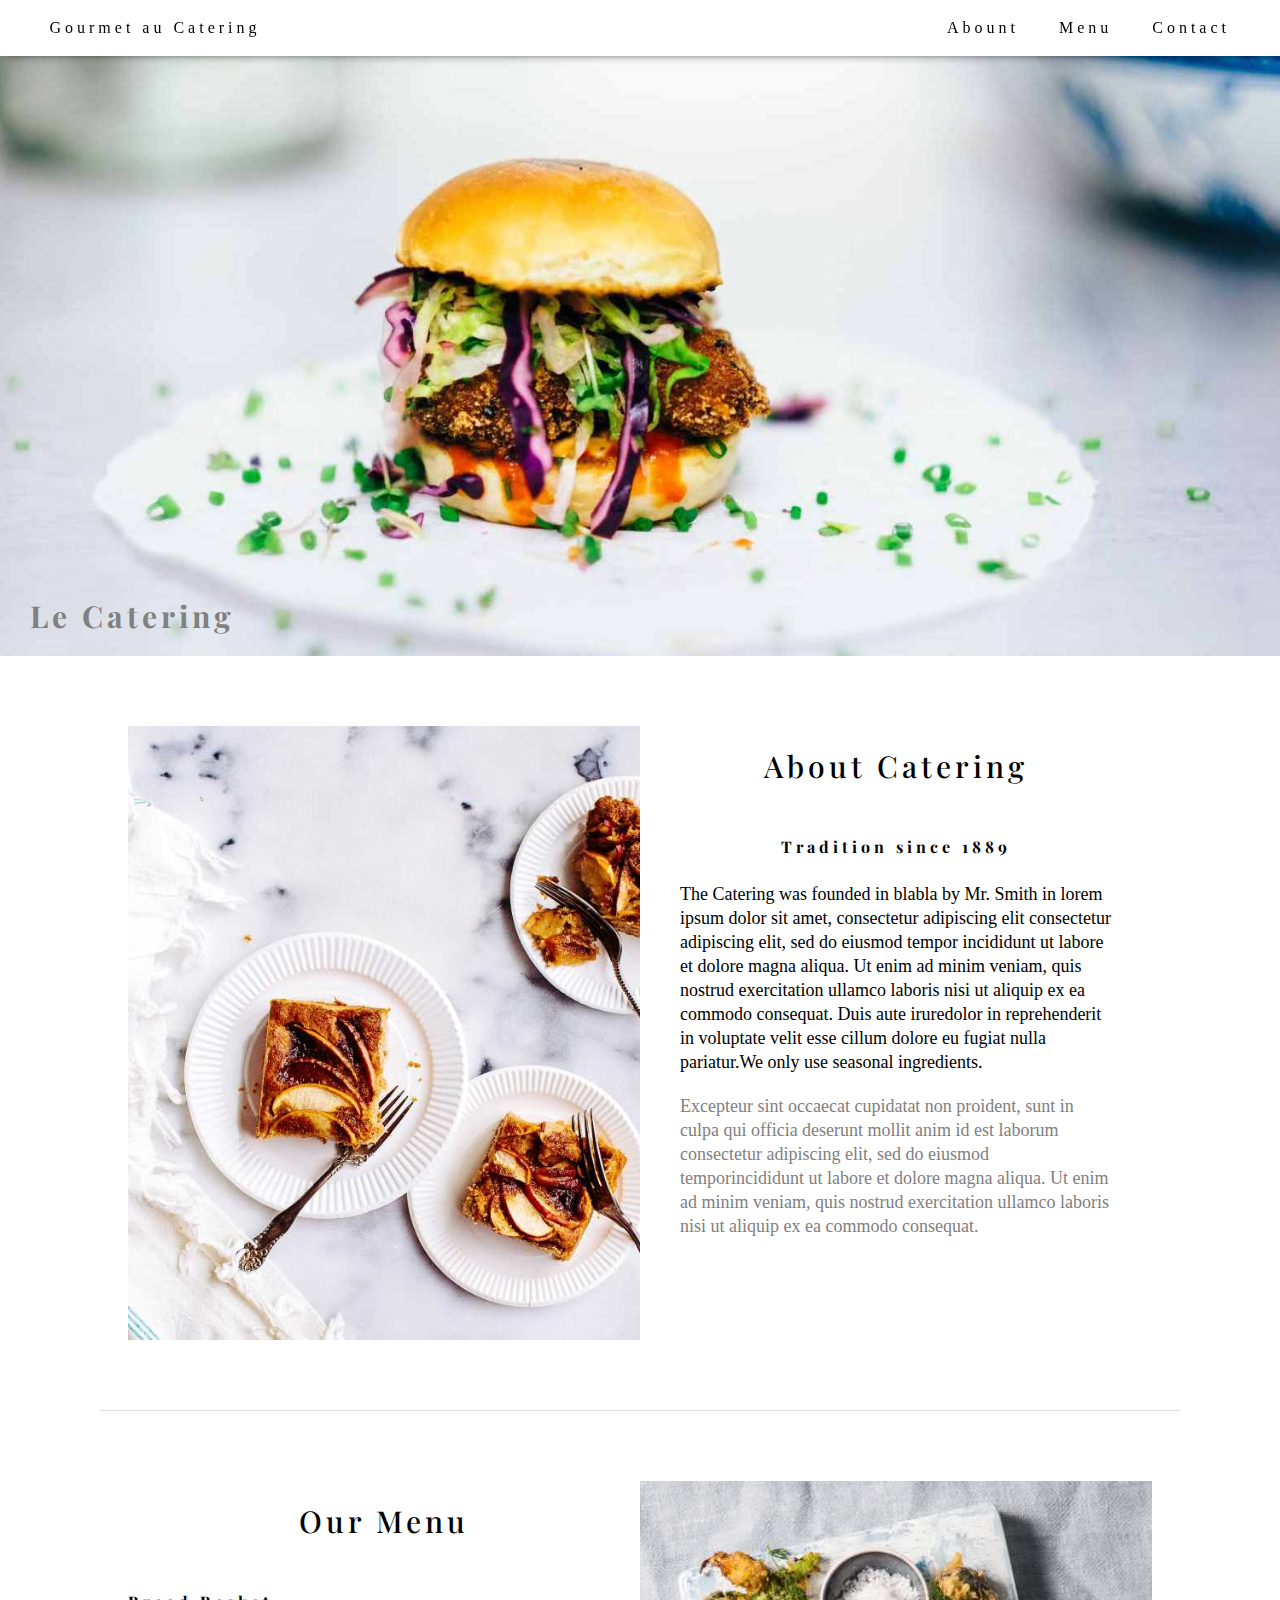
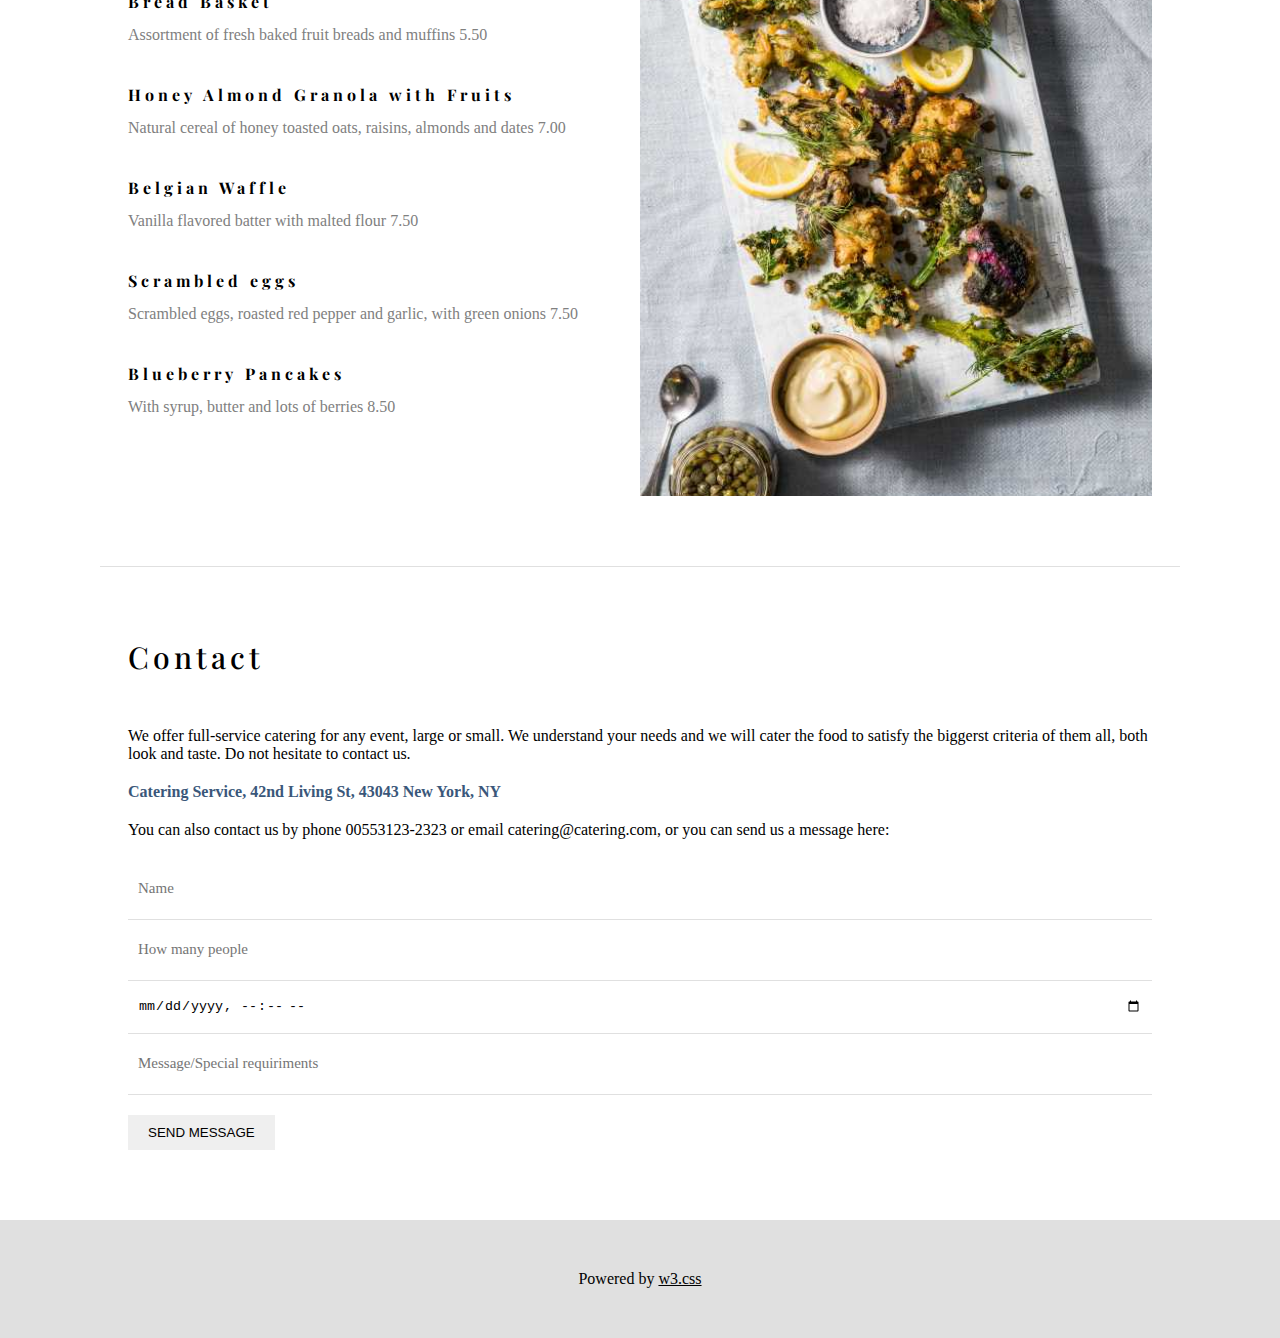
<file: Template/Gourmet Catering/index.html>
<!DOCTYPE html>
<html lang="en">
<head>
    <meta charset="UTF-8">
    <meta name="viewport" content="width=device-width, initial-scale=1.0">
    <title>Gourmet Catering Template</title>

    <link rel="stylesheet" href="main.css">

    <link rel="preconnect" href="https://fonts.gstatic.com">
    <link href="https://fonts.googleapis.com/css2?family=Playfair+Display&display=swap" rel="stylesheet">

</head>
<body>

    <header>
        <div class="name-gourmat">
            <a href="">Gourmet au Catering</a>
        </div><!--name-gourmat-->
        
        <nav class="menu-desktop">
            <ul>
                <li>
                    <a href="">Abount</a>
                </li>
                <li>
                    <a href="">Menu</a>
                </li>
                <li>
                    <a href="">Contact</a>
                </li>
            </ul>
        </nav> <!--menu-desktop-->
    </header>

    <section class="banner">
        <h1>Le Catering</h1>
    </section> <!--banner-->

    <section class="about">
        <div class="center">
            <div class="container-table">
                <div class="img-tables2"></div>
            </div>
            <div class="tradition">
                <h2>About Catering</h2>
                <h4>Tradition since 1889</h4>

                <p>The Catering was founded in blabla by Mr. Smith in lorem ipsum dolor sit amet, consectetur adipiscing elit consectetur adipiscing elit, sed do eiusmod tempor incididunt ut labore et dolore magna aliqua. Ut enim ad minim veniam, quis nostrud exercitation ullamco laboris nisi ut aliquip ex ea commodo consequat. Duis aute iruredolor in reprehenderit in voluptate velit esse cillum dolore eu fugiat nulla pariatur.We only use seasonal ingredients.</p>

                <p>Excepteur sint occaecat cupidatat non proident, sunt in culpa qui officia deserunt mollit anim id est laborum consectetur adipiscing elit, sed do eiusmod temporincididunt ut labore et dolore magna aliqua. Ut enim ad minim veniam, quis nostrud exercitation ullamco laboris nisi ut aliquip ex ea commodo consequat.</p>

            </div> <!--tradition-->
        </div><!--center-->
    </section><!--abount-->

    <div class="line"><div class="center"></div></div>
    
    <section class="section2">
        <div class="center">
            <div class="our-menu">
                <h2>Our Menu</h2>

                <div class="food">
                    <h3>Bread Basket</h3>
                    <p>Assortment of fresh baked fruit breads and muffins 5.50</p>
                </div><!--food-->

                <div class="food">
                    <h3>Honey Almond Granola with Fruits</h3>
                   <p>Natural cereal of honey toasted oats, raisins, almonds and dates 7.00</p>
                </div><!--food-->

                <div class="food">
                    <h3>Belgian Waffle</h3>
                    <p>Vanilla flavored batter with malted flour 7.50</p>
                </div><!--food-->

                <div class="food">
                    <h3>Scrambled eggs</h3>
                    <p>Scrambled eggs, roasted red pepper and garlic, with green onions 7.50</p>
                </div><!--food-->

                <div class="food">
                    <h3>Blueberry Pancakes</h3>
                    <p>With syrup, butter and lots of berries 8.50</p>
                </div><!--food-->
            </div>

            <div class="img-table"></div>

        </div><!--center-->
    </section><!--our-menu-->

    <div class="line"><div class="center"></div></div>

    <section class="contact">
        <div class="center">
            <h1>Contact</h1>
            <p>We offer full-service catering for any event, large or small. We understand your needs and we will cater the food to satisfy the biggerst criteria of them all, both look and taste. Do not hesitate to contact us.</p>

            <p>Catering Service, 42nd Living St, 43043 New York, NY</p>

            <p>You can also contact us by phone 00553123-2323 or email catering@catering.com, or you can send us a message here:</p>

            <form >
                <input type="text" placeholder="Name">
                <input type="text" placeholder="How many people">
                <input type="datetime-local" >
                <input type="text" placeholder="Message/Special requiriments">
                <input type="button" value="SEND MESSAGE">
            </form>

        </div><!--center-->
    </section><!--contact-->

    <footer>
        <p>Powered by <a href="">w3.css</a></p>
    </footer>
    
</body>
</html>
</file>
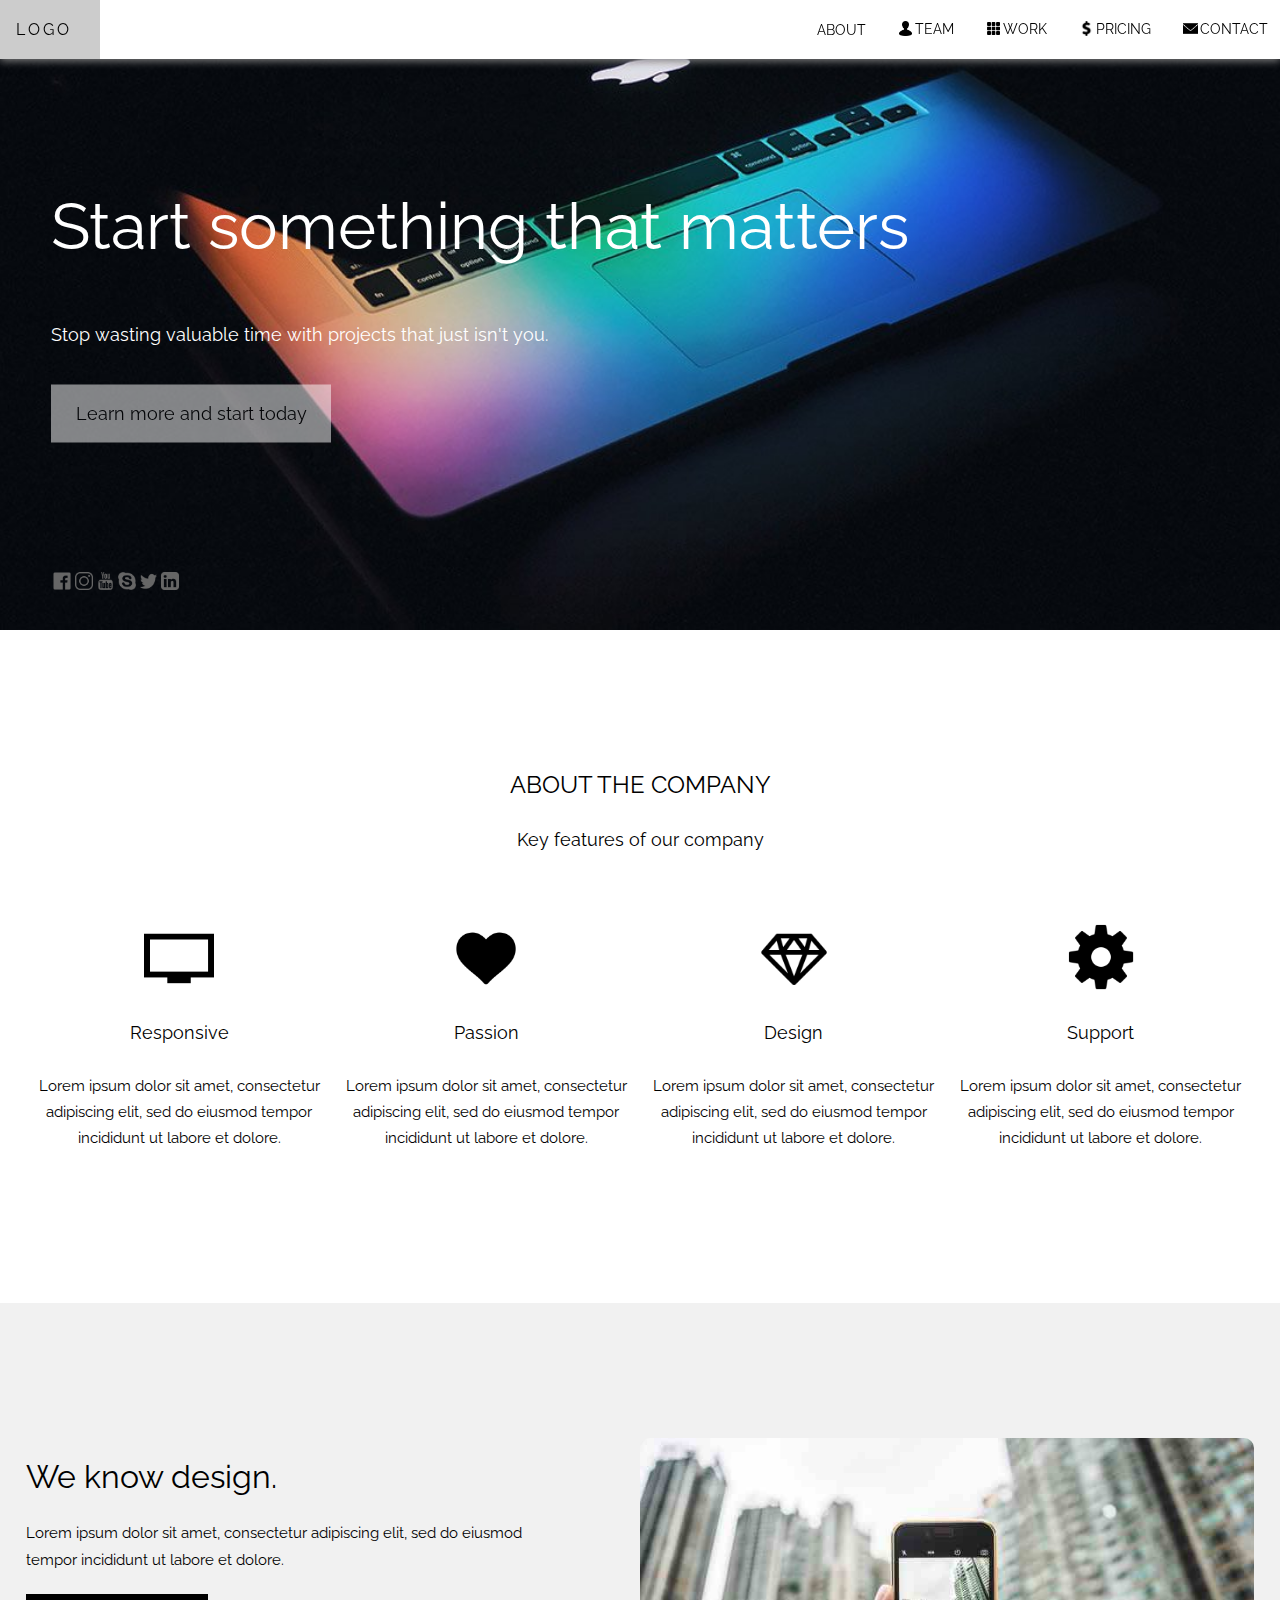
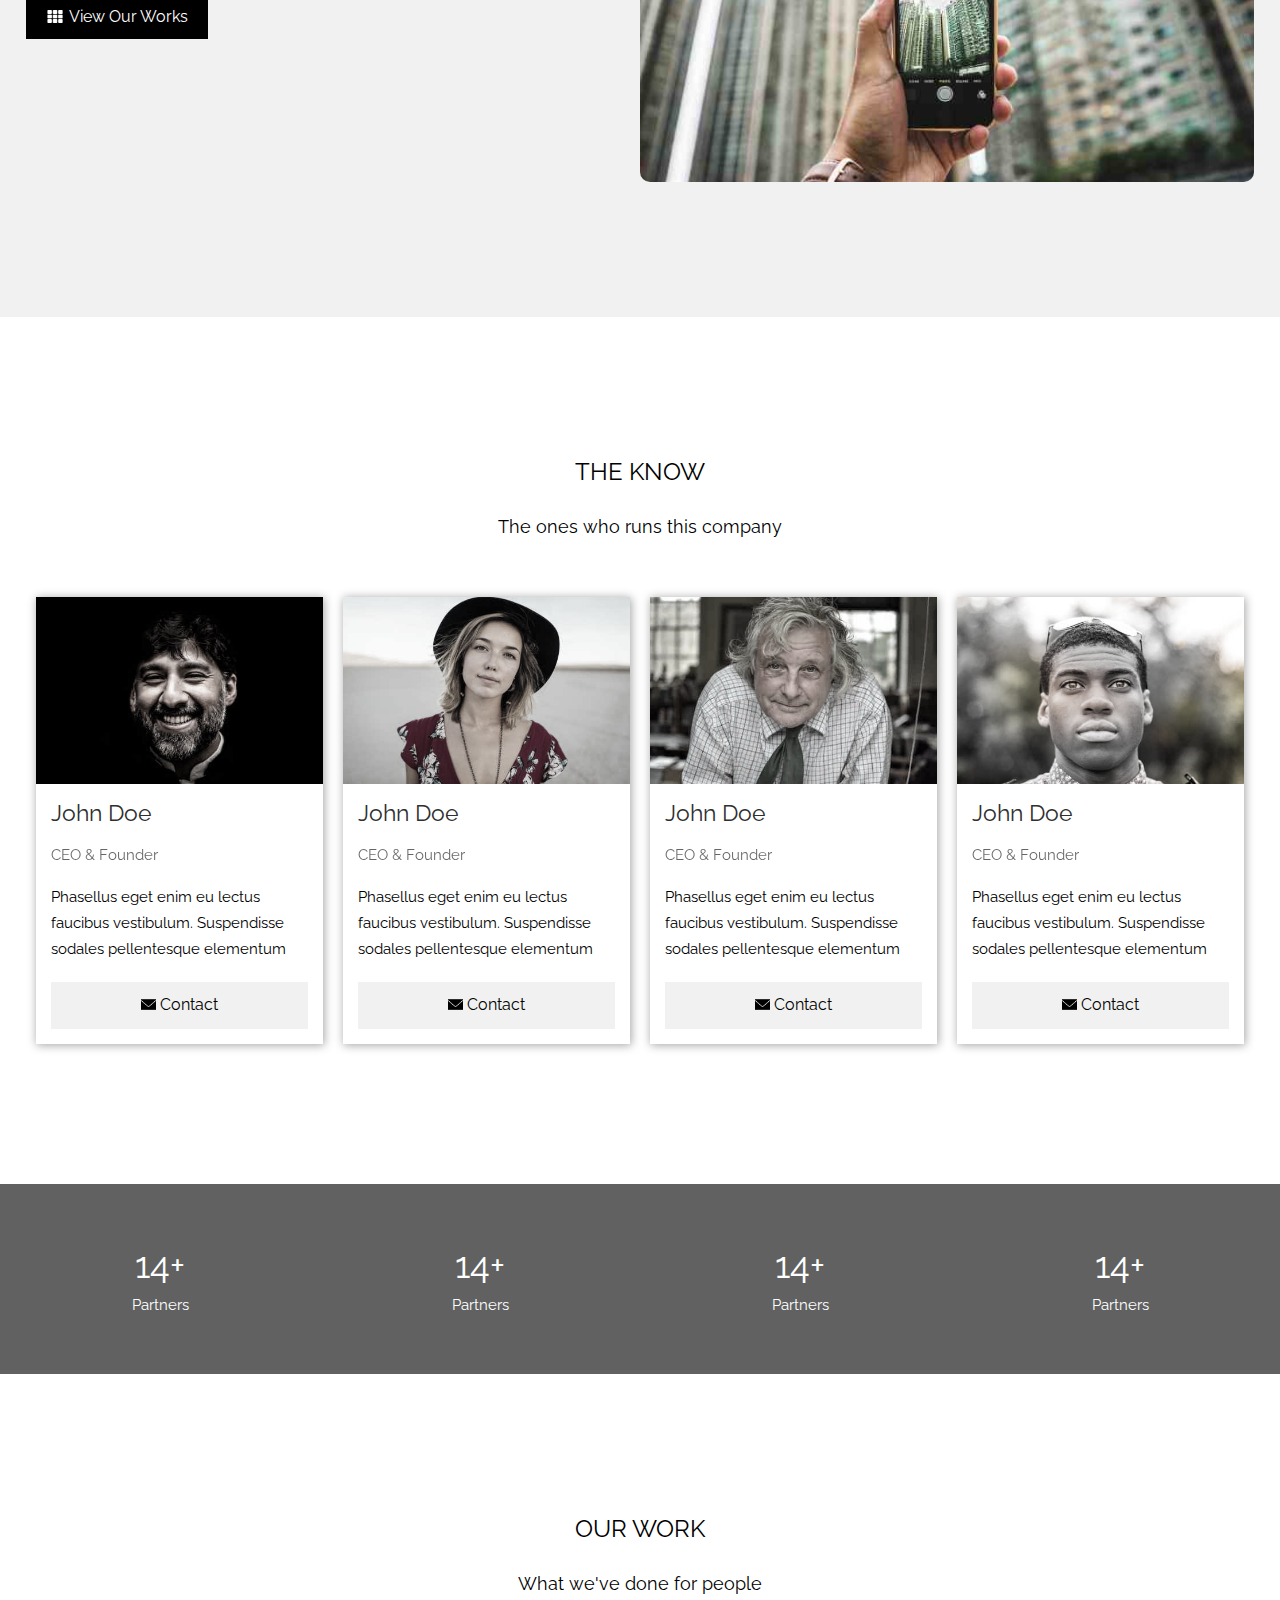
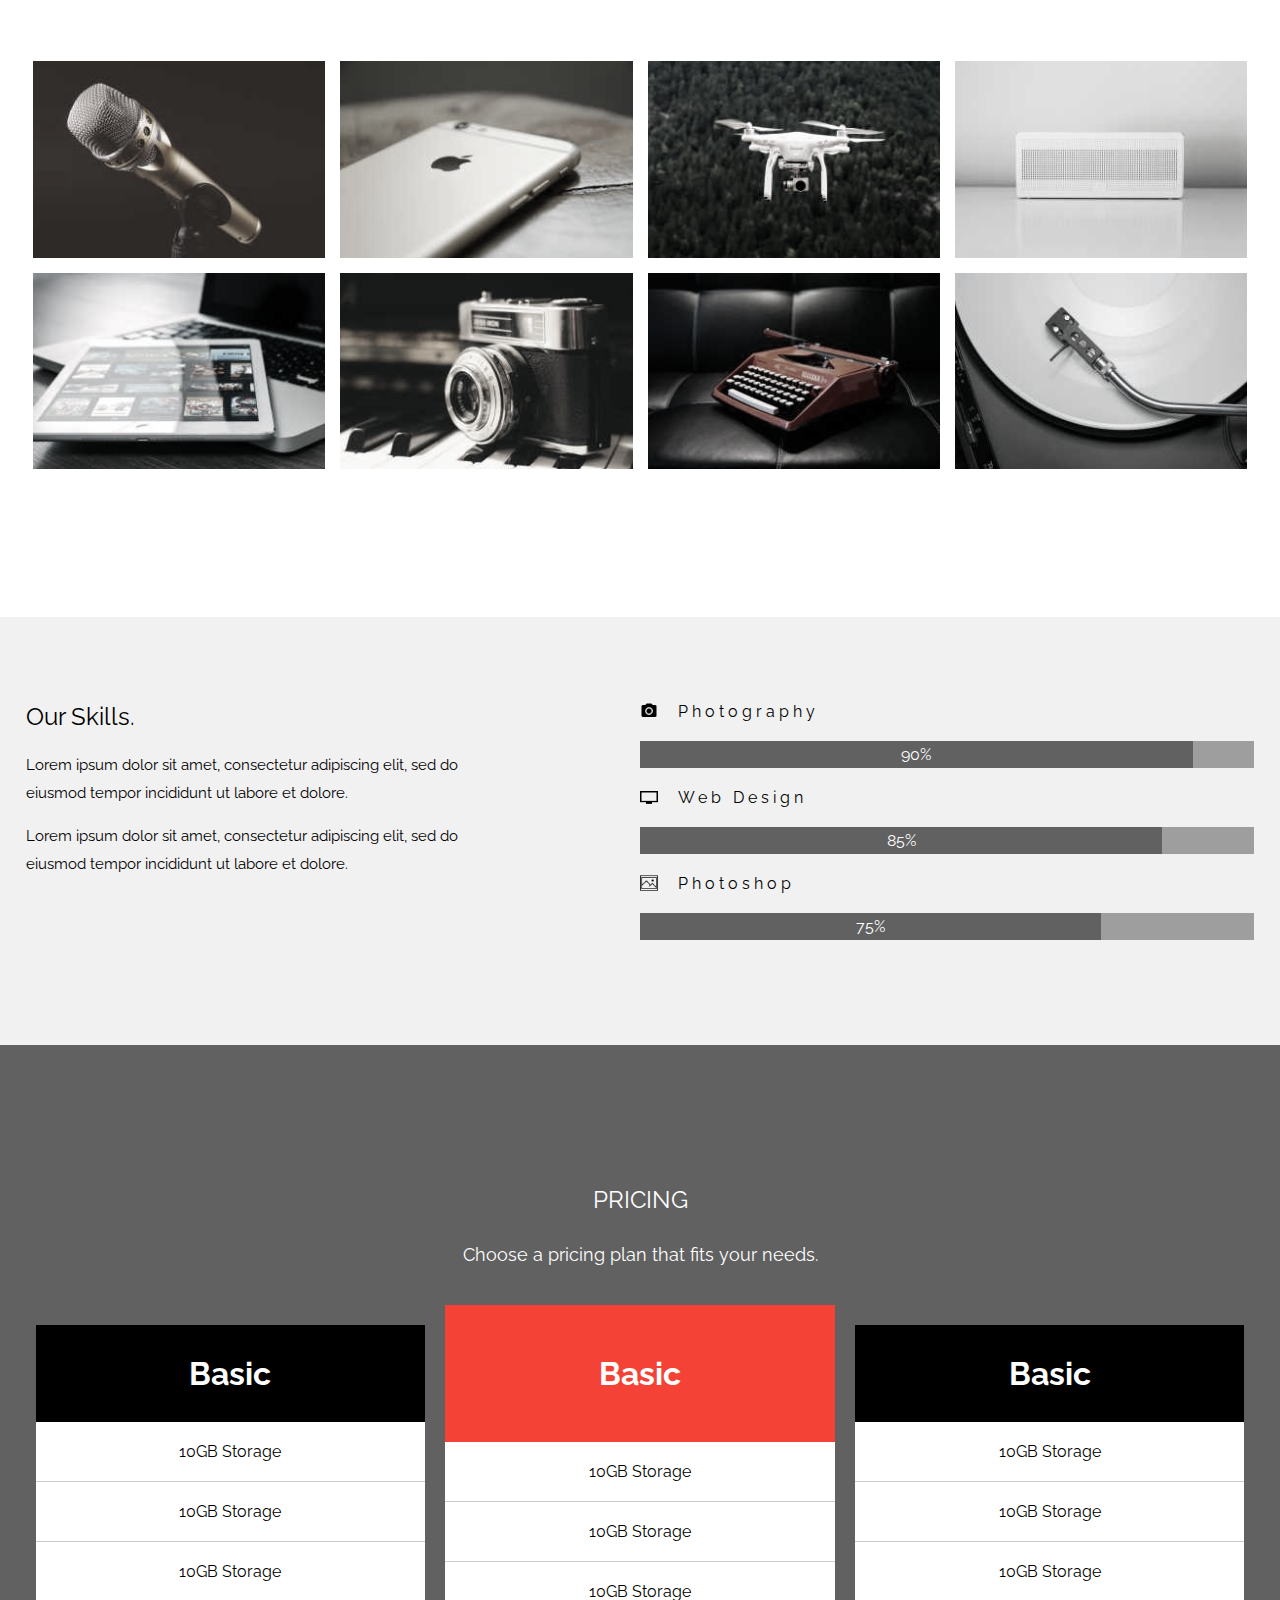
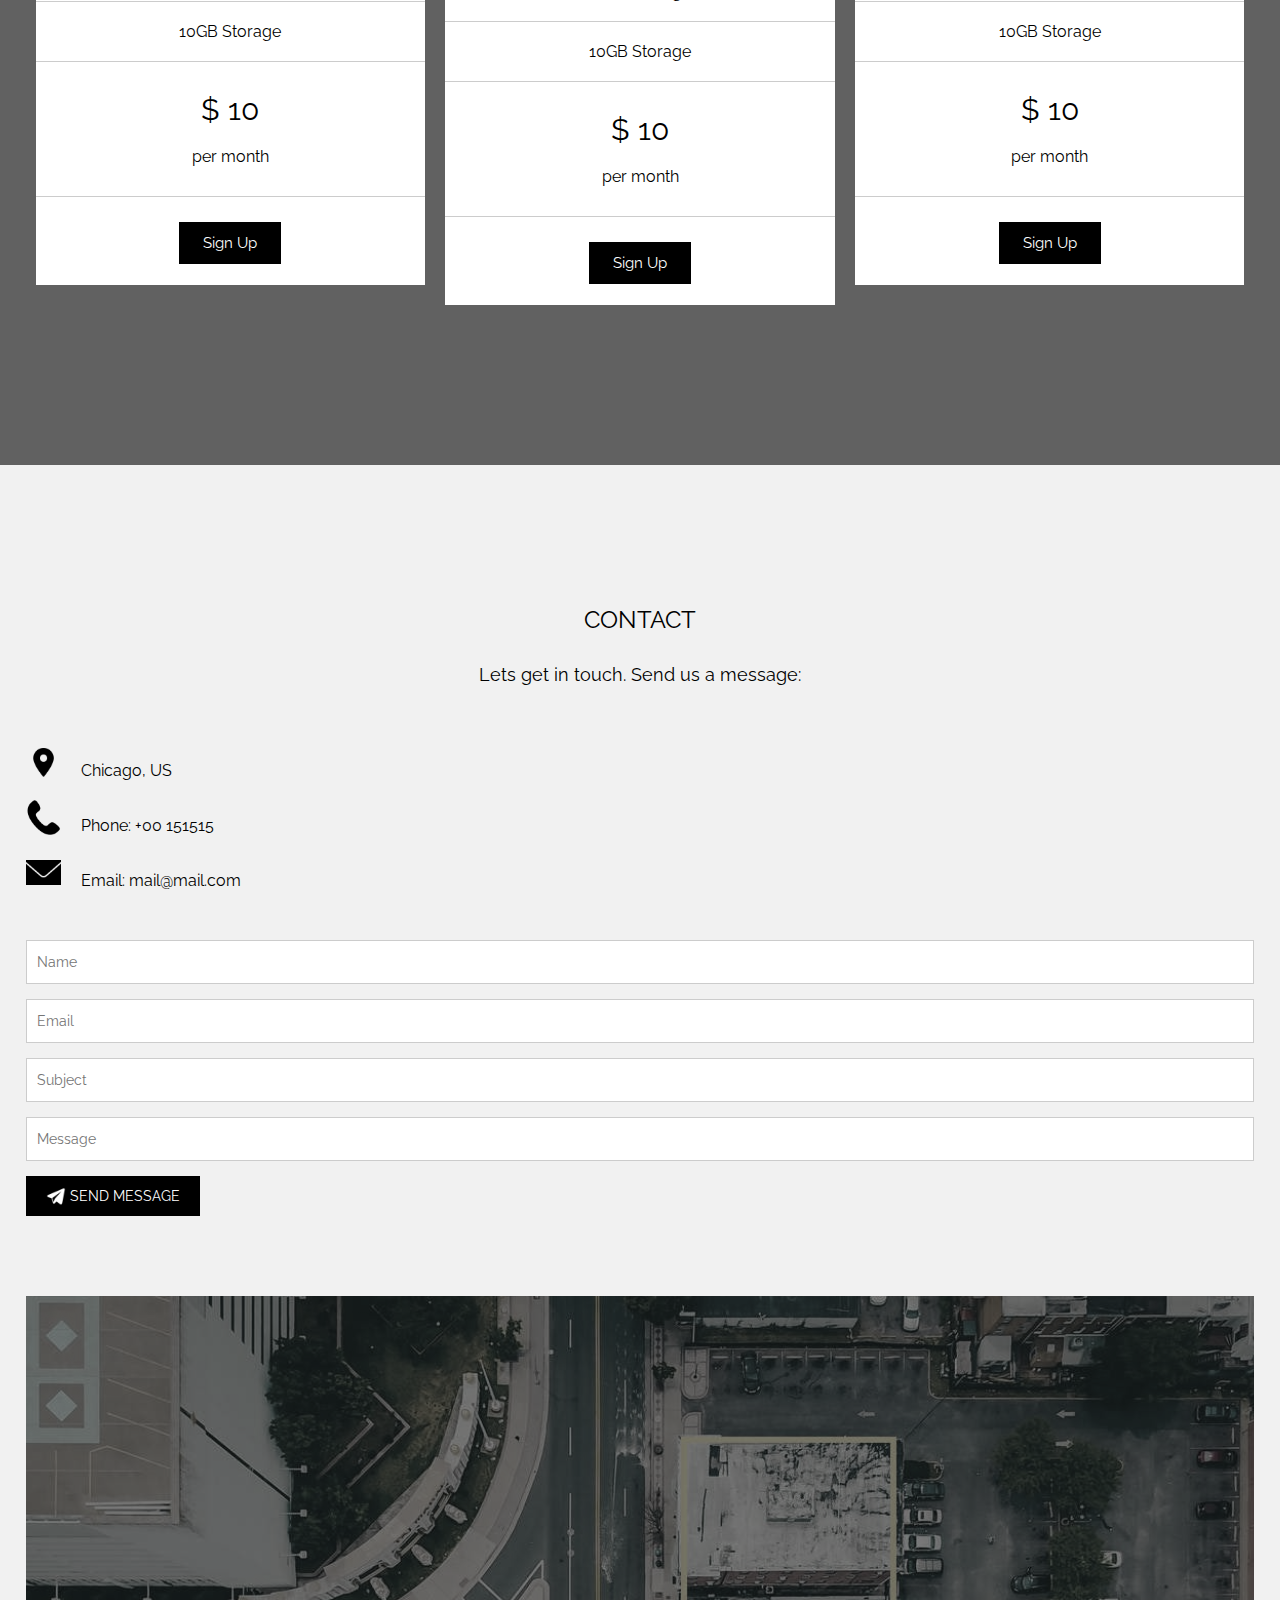
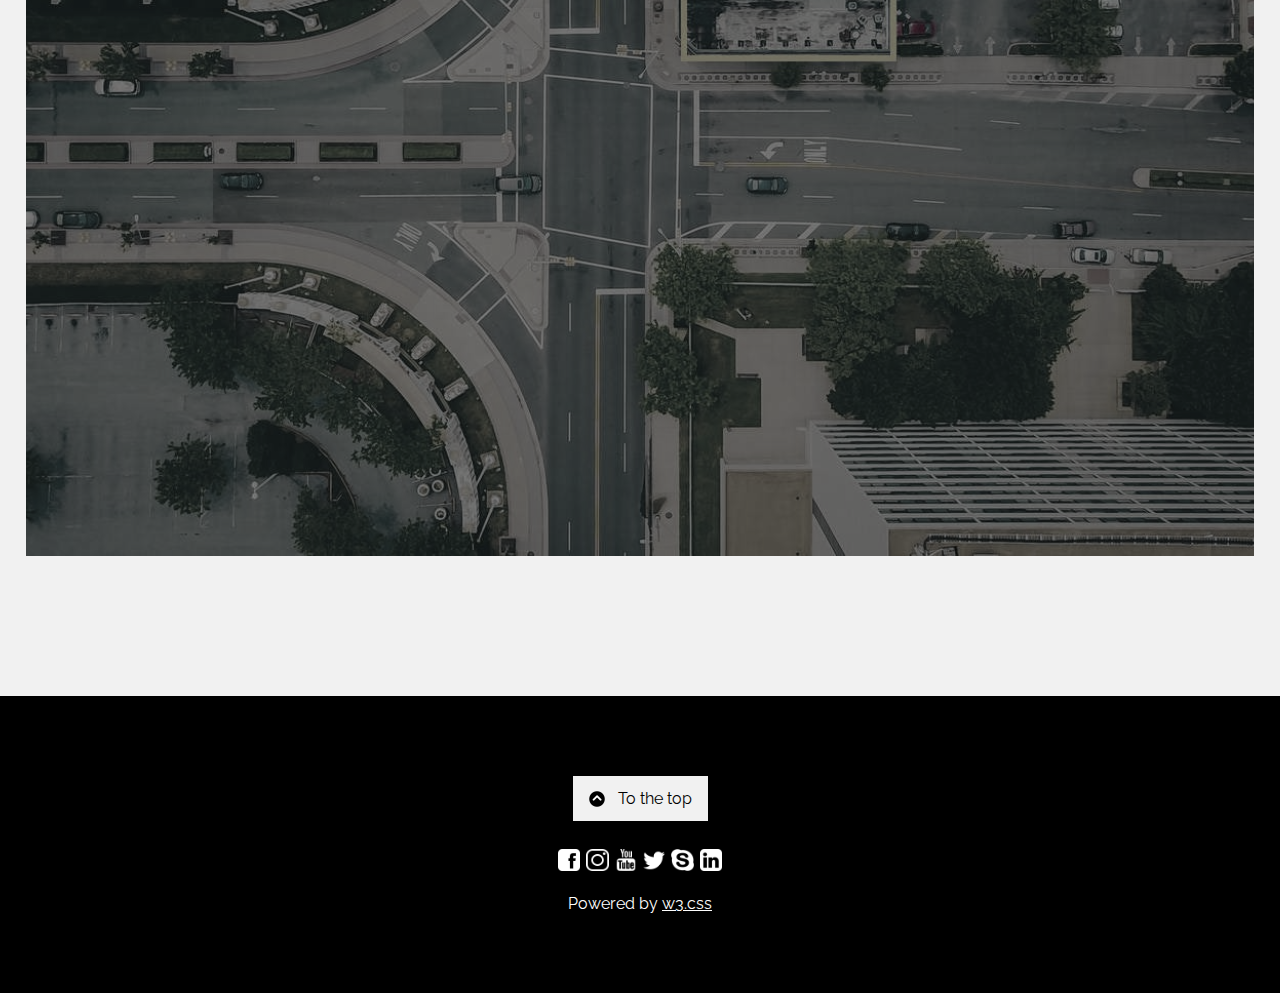
<file: Template/Startup/index.html>
<!DOCTYPE html>
<html lang="en">
<head>
    <meta charset="UTF-8">
    <meta name="viewport" content="width=device-width, initial-scale=1.0">
    <title>Startup</title>

    <link rel="stylesheet" href="./style/main.css">

    <link rel="preconnect" href="https://fonts.gstatic.com">
    <link href="https://fonts.googleapis.com/css2?family=Raleway:wght@300;400;500;600&display=swap" rel="stylesheet">

</head>
<body>

    <header>
        <div class="flex-header">
            <div class="logo">
                <a href="#"><div class="content-logo">LOGO</div></a>
            </div><!--logo-->
            
            <nav class="desktop">
                <ul>
                    <li>
                        <a href="#">ABOUT</a>
                    </li>

                    <li>
                        <div class="flex-nav-icon">
                            <div style="background-image: url(./icons/team.png);" class="icon-nav"></div>
                            <a href="#">TEAM</a>
                        </div><!--flex-nav-icon-->
                    </li>

                    <li>
                        <div class="flex-nav-icon">
                            <div style="background-image: url(./icons/work.png);" class="icon-nav"></div>
                            <a href="#">WORK</a>
                        </div><!--flex-nav-icon-->
                    </li>

                    <li>
                        <div class="flex-nav-icon">
                            <div style="background-image: url(./icons/american-dollar-sign.png);" class="icon-nav"></div>
                            <a href="#">PRICING</a>
                        </div><!--flex-nav-icon-->
                    </li>

                    <li>
                        <div class="flex-nav-icon">
                            <div style="background-image: url(./icons/mensagem.png);" class="icon-nav"></div>
                            <a href="#">CONTACT</a>
                        </div><!--flex-nav-icon-->
                    </li>
                </ul>
            </nav>
            
            <nav class="mobile">
                <div  class="button-mobile-wraper" onclick="entrar_menu()">
                    <div class="button-mobile"></div>
                </div>
                <ul id="menu-mobile">
                     <li>
                        <div class="close-mobile" onclick="sair_menu()">
                            <span>Close</span>
                            <div class="img-mobile"></div>
                        </div><!--close-mobile-->
                    </li> 
                    <li><a href="">ABOUT</a></li>
                    <li><a href="">TEAM</a></li>
                    <li><a href="">WORK</a></li>
                    <li><a href="">PRICING</a></li>
                    <li><a href="">CONTACT</a></li>
                </ul>

            </nav><!--mobile-->

        </div><!--flex-header-->
    </header>
    

    <section class="box-banner">
            <div class="wraper-banner">
                    <div class="content-banner">
                        <h1>Start something that matters</h1>
                        <p>Stop wasting valuable time with projects that just isn't you.</p>
                        <div class="button-banner"><a href="">Learn more and start today</a></div>
                    </div><!--content-banner-->
            </div><!--wraper-banner-->

            <div class="box-social-banner">
                <div class="flex-social-banner">
                    <div class="content-img-banner">
                        <div style="background-image: url(./icons/grey_social_network/facebook.png);" class="img-social-banner"></div><!--img-social-banner-->
                    </div><!--content-img-banner-->

                    <div class="content-img-banner">
                        <div style="background-image: url(./icons/grey_social_network/instagram.png);" class="img-social-banner"></div><!--img-social-banner-->
                    </div><!--content-img-banner-->

                    <div class="content-img-banner">
                        <div style="background-image: url(./icons/grey_social_network/youtube.png);" class="img-social-banner"></div><!--img-social-banner-->
                    </div><!--content-img-banner-->

                    <div class="content-img-banner">
                        <div style="background-image: url(./icons/grey_social_network/skype.png);" class="img-social-banner"></div><!--img-social-banner-->
                    </div><!--content-img-banner-->

                    <div class="content-img-banner">
                        <div style="background-image: url(./icons/grey_social_network/twitter.png);" class="img-social-banner"></div><!--img-social-banner-->
                    </div><!--content-img-banner-->

                    <div class="content-img-banner">
                        <div style="background-image: url(./icons/grey_social_network/linkedin.png);" class="img-social-banner"></div><!--img-social-banner-->
                    </div><!--content-img-banner-->

                    
                </div><!--flex-social-banner-->
            </div><!--box-social-banner-->
    </section><!--box-banner-->

    <section class="box-about">
        <div class="center">
            <h1 class="style-h1">ABOUT THE COMPANY</h1>
            <p class="style-p">Key features of our company</p>
            <div class="flex-about">
                <div class="content-about">                 
                        <div style="background-image: url(./icons/monitor.png);" class="img-about"></div>
                        <div class="text-about">
                            <h1>Responsive</h1>
                            <p>Lorem ipsum dolor sit amet, consectetur adipiscing elit, sed do eiusmod tempor incididunt ut labore et dolore.</p>
                        </div><!--text-about-->
                </div><!--content-about-->

                <div class="content-about">
                        <div style="background-image: url(./icons/coração.png);" class="img-about"></div>
                        <div class="text-about">
                            <h1>Passion</h1>
                            <p>Lorem ipsum dolor sit amet, consectetur adipiscing elit, sed do eiusmod tempor incididunt ut labore et dolore.</p>
                        </div><!--text-about-->
                </div><!--content-about-->

                <div class="content-about">
                        <div style="background-image: url(./icons/diamante.png);" class="img-about"></div>
                        <div class="text-about">
                            <h1>Design</h1>
                            <p>Lorem ipsum dolor sit amet, consectetur adipiscing elit, sed do eiusmod tempor incididunt ut labore et dolore.</p>
                        </div><!--text-about-->
                </div><!--content-about-->

                <div class="content-about">
                        <div style="background-image: url(./icons/engrenagem.png);" class="img-about"></div>
                        <div class="text-about">
                            <h1>Support</h1>
                            <p>Lorem ipsum dolor sit amet, consectetur adipiscing elit, sed do eiusmod tempor incididunt ut labore et dolore.</p>
                        </div><!--text-about-->
                </div><!--content-about-->

            </div><!--flex-about-->
        </div><!--center-->
    </section><!--box-about-->

    
    <section class="box-know">
        <div class="center">
            <div class="flex-know">
                <div class="msg-know w50">
                    <h1>We know design.</h1>
                    <p>Lorem ipsum dolor sit amet, consectetur adipiscing elit, sed do eiusmod
                        tempor incididunt ut labore et dolore.</p>
                    
                        <div class="button-know">
                        <div class="flex-button-know">
                            <div class="img-know-button"></div>
                            <span>View Our Works</span>
                        </div><!--flex-button-know-->
                    </div><!--button-know-->
                
                </div><!--msg-know-->

                <div class="img-know w50"></div>
            </div><!--flex-know-->
        </div><!--center-->
    </section><!--box-know-->

    <section class="box-team">
        <div class="center">
            <h1 class="style-h1">THE KNOW</h1>
            <p class="style-p">The ones who runs this company</p>
            <div class="flex-team">
                <div class="content-team">
                            <div style="background-image: url(./images/3-jhon.jpg);" class="img-team"></div>
                            <div class="msg-team">
                                <h1>John Doe</h1>
                                <h4>CEO & Founder</h4>
                                <p>Phasellus eget enim eu lectus faucibus vestibulum. Suspendisse sodales pellentesque elementum</p>
                                <div class="button-team">
                                    <div class="wraper-button-team">
                                        <div class="flex-button-team">
                                            <div class="img-button-team"></div>
                                            <span>Contact</span>
                                        </div><!--flex-button-team-->
                                    </div><!--wraper-button-team-->
                                </div><!--button-team-->
                            </div><!--msg-team-->
                </div><!--content-team-->

                <div class="content-team">
                    <div style="background-image: url(./images/4-Anja.jpg);" class="img-team"></div>
                    <div class="msg-team">
                        <h1>John Doe</h1>
                        <h4>CEO & Founder</h4>
                        <p>Phasellus eget enim eu lectus faucibus vestibulum. Suspendisse sodales pellentesque elementum</p>
                        <div class="button-team">
                            <div class="wraper-button-team">
                                <div class="flex-button-team">
                                    <div class="img-button-team"></div>
                                    <span>Contact</span>
                                </div><!--flex-button-team-->
                            </div><!--wraper-button-team-->
                        </div><!--button-team-->
                    </div><!--msg-team-->
                </div><!--content-team-->

                        <div class="content-team">
                            <div style="background-image: url(./images/5-Mike.jpg);" class="img-team"></div>
                            <div class="msg-team">
                                <h1>John Doe</h1>
                                <h4>CEO & Founder</h4>
                                <p>Phasellus eget enim eu lectus faucibus vestibulum. Suspendisse sodales pellentesque elementum</p>
                                <div class="button-team">
                                    <div class="wraper-button-team">
                                        <div class="flex-button-team">
                                            <div class="img-button-team"></div>
                                            <span>Contact</span>
                                        </div><!--flex-button-team-->
                                    </div><!--wraper-button-team-->
                                </div><!--button-team-->
                            </div><!--msg-team-->
                </div><!--content-team-->

                <div class="content-team">
                    <div style="background-image: url(./images/6\ -Dan.jpg);" class="img-team"></div>
                    <div class="msg-team">
                        <h1>John Doe</h1>
                        <h4>CEO & Founder</h4>
                        <p>Phasellus eget enim eu lectus faucibus vestibulum. Suspendisse sodales pellentesque elementum</p>
                        <div class="button-team">
                            <div class="wraper-button-team">
                                <div class="flex-button-team">
                                    <div class="img-button-team"></div>
                                    <span>Contact</span>
                                </div><!--flex-button-team-->
                            </div><!--wraper-button-team-->
                        </div><!--button-team-->
                    </div><!--msg-team-->
                </div><!--content-team-->

            </div><!--flex-team-->
        </div><!--center-->
    </section><!--box-team-->

    <section class="box-statistic">
        <div class="content-statistic">
            <h1>14+</h1>
            <p>Partners</p>
        </div><!--content-statistic-->

        <div class="content-statistic">
            <h1>14+</h1>
            <p>Partners</p>
        </div><!--content-statistic-->

        <div class="content-statistic">
            <h1>14+</h1>
            <p>Partners</p>
        </div><!--content-statistic-->

        <div class="content-statistic">
            <h1>14+</h1>
            <p>Partners</p>
        </div><!--content-statistic-->
    </section><!--box-statistic-->

    <section class="box-work">
        <div class="center">
            <h1 class="style-h1">OUR WORK</h1>
            <p class="style-p">What we've done for people</p>
            <div class="flex-work">

                <div style="background-image: url(./images/7-tech_mic.jpg);" class="img-work">
                    <div class="outline-work"></div>
                </div><!--img-work-->

                <div style="background-image: url(./images/8-\ tech_phone.jpg);" class="img-work">
                    <div class="outline-work"></div>
                </div><!--img-work-->

                <div style="background-image: url(./images/9\ -tech_drone.jpg);" class="img-work">
                    <div class="outline-work"></div>
                </div><!--img-work-->

                <div style="background-image: url(./images/10-\ tech_sound.jpg);" class="img-work">
                    <div class="outline-work"></div>
                </div><!--img-work-->

            </div><!--flex-work-->

            <div class="flex-work">

                <div style="background-image: url(./images/11\ -tech_tablet.jpg);" class="img-work">
                    <div class="outline-work"></div>
                </div><!--img-work-->

                <div style="background-image: url(./images/12\ -\ tech_camera.jpg);" class="img-work">
                    <div class="outline-work"></div>
                </div><!--img-work-->

                <div style="background-image: url(./images/13\ -\ tech_typewriter.jpg);" class="img-work">
                    <div class="outline-work"></div>
                </div><!--img-work-->

                <div style="background-image: url(./images/14\ -\ tech_tableturner.jpg);" class="img-work">
                    <div class="outline-work"></div>
                </div><!--img-work-->

            </div><!--flex-work-->
        </div><!--center-->
    </section><!--box-work-->

    <section class="box-skills">
        <div class="center">
            <div class="flex-skills">
                
                <div class="msg-skills w50">
                    <h1>Our Skills.</h1>
                    <p>Lorem ipsum dolor sit amet, consectetur adipiscing elit, sed do eiusmod
                        tempor incididunt ut labore et dolore.</p>
                    <p>Lorem ipsum dolor sit amet, consectetur adipiscing elit, sed do eiusmod
                        tempor incididunt ut labore et dolore.</p>
                </div><!--msg-skills-->

                <div class="box-bar w50">
                    <div class="content-bar">                  
                        <div class="flex-bar-skills">
                            <div style="background-image: url(./icons/camera.png);" class="img-skills"></div>
                            <span>Photography</span>
                        </div><!--flex-bar-skills-->
                        <div class="wraper-bar">
                            <div class="percentage-bar w90">
                                90%
                            </div><!--percentagem-bar-->
                        </div><!--wraper-bar-->
                    </div><!--content-bar-->

                    <div class="content-bar">                  
                        <div class="flex-bar-skills">
                            <div style="background-image: url(./icons/monitor.png);" class="img-skills"></div>
                            <span>Web Design</span>
                        </div><!--flex-bar-skills-->
                        <div class="wraper-bar">
                            <div class="percentage-bar w85">
                                85%
                            </div><!--percentagem-bar-->
                        </div><!--wraper-bar-->
                    </div><!--content-bar-->

                    <div class="content-bar">               
                        <div class="flex-bar-skills">
                            <div style="background-image: url(./icons/fotografia.png);" class="img-skills"></div>
                            <span>Photoshop</span>
                        </div><!--flex-bar-skills-->
                        <div class="wraper-bar">
                            <div class="percentage-bar w75">
                                75%
                            </div><!--percentagem-bar-->
                        </div><!--wraper-bar-->
                    </div><!--content-bar-->
                </div><!--box-bar-->
            
            </div><!--flex-skills-->
        </div><!--center-->
    </section><!--box-skills-->

    <section class="box-pricing">
        <div class="center">
            <h1 class="style-h1">PRICING</h1>
            <p class="style-p">Choose a pricing plan that fits your needs.</p>

            <div class="flex-pricing">
                <div class="wraper-pricing">
                    <div class="title-pricing"><h1>Basic</h1></div>
                    <ul>
                        <li>10GB Storage</li>
                        <li>10GB Storage</li>
                        <li>10GB Storage</li>
                        <li>10GB Storage</li>
                        <li>
                            <h1>$ 10</h1>
                            <p>per month</p>
                        </li>

                        <div class="button-pricing">
                            <input type="button" value="Sign Up">
                        </div><!--button-pricing-->
                    </ul>
                    
                </div><!--wraper-pricing-->

                <div class="wraper-pricing">
                    <div class="title-pricing"><h1>Basic</h1></div>
                    <ul>
                        <li>10GB Storage</li>
                        <li>10GB Storage</li>
                        <li>10GB Storage</li>
                        <li>10GB Storage</li>
                        <li>
                            <h1>$ 10</h1>
                            <p>per month</p>
                        </li>

                        <div class="button-pricing">
                            <input type="button" value="Sign Up">
                        </div><!--button-pricing-->
                    </ul>
                    
                </div><!--wraper-pricing-->

                <div class="wraper-pricing">
                    <div class="title-pricing"><h1>Basic</h1></div>
                    <ul>
                        <li>10GB Storage</li>
                        <li>10GB Storage</li>
                        <li>10GB Storage</li>
                        <li>10GB Storage</li>
                        <li>
                            <h1>$ 10</h1>
                            <p>per month</p>
                        </li>
                        <div class="button-pricing">
                            <input type="button" value="Sign Up">
                        </div><!--button-pricing-->
 
                    </ul>                   
                </div><!--wraper-pricing-->
            </div><!--flex-pricing-->
        </div><!--center-->
    </section><!--box-pricing-->

    <section class="box-contact">
        <div class="center">
            <h1 class="style-h1">CONTACT</h1>
            <p class="style-p">Lets get in touch. Send us a message:</p>

            <div class="flex-contact">
                <div style="background-image: url(./icons/marcador.png);" class="img-contact"></div>

                <span> Chicago, US</span>
            </div><!--flex-contact-->

            
            <div class="flex-contact">
                <div style="background-image: url(./icons/telefone.png);" class="img-contact"></div>

                <span>Phone: +00 151515</span>
            </div><!--flex-contact-->

            
            <div class="flex-contact">
                <div style="background-image: url(./icons/mensagem.png);" class="img-contact"></div>

                <span> Email: mail@mail.com</span>
            </div><!--flex-contact-->

            <div class="box-form">
                <form >
                    <input type="text" placeholder="Name">
                    <input type="email" placeholder="Email">
                    <input type="text" placeholder="Subject">
                    <input type="text" placeholder="Message">
                </form>

                <div class="button-contact">
                    <div class="flex-button-contact">
                        <div class="img-button-contact"></div>

                        <span>SEND MESSAGE</span>
                    </div><!--flex-button-contact-->
                </div><!--button-contact-->

                <div class="map">
                    <div class="outline-map"></div>
                </div><!--map-->
            </div><!--box-form-->
        </div><!--center-->
    </section><!--box-contact-->

    <footer>
        <a href="#">
            <div class="button-footer">
                <div class="flex-button-footer">
                    <div class="img-button-footer"></div>
                    <span>To the top</span>
                </div><!--flex-buuton-footer-->
            </div><!--button-footer-->
        </a>

        <div class="social-footer">
            <div class="flex-social-footer">

                <a target="_blank" href="https://www.facebook.com/index.php?next=https%3A%2F%2Fwww.facebook.com%2Fhome.php">
                    <div style="background-image: url(./icons/white_social_network/facebook.png);" class="img-social-white"></div>
                </a>
                
                <a target="_blank" href="https://www.instagram.com/">
                    <div style="background-image: url(./icons/white_social_network/instagram.png);" class="img-social-white"></div>
                </a>

                <a target="_blank" href="https://www.youtube.com/">
                    <div style="background-image: url(./icons/white_social_network/youtube.png);" class="img-social-white"></div>
                </a>

                <a target="_blank" href="https://twitter.com/login?lang=pt">
                    <div style="background-image: url(./icons/white_social_network/twitter.png);" class="img-social-white"></div>
                </a>

                <a target="_blank" href="https://www.skype.com/pt-br/">
                    <div style="background-image: url(./icons/white_social_network/skype.png);" class="img-social-white"></div>
                </a>

                <a target="_blank" href="https://br.linkedin.com/">
                    <div style="background-image: url(./icons/white_social_network/linkedin.png);" class="img-social-white"></div>
                </a>
            </div><!--flex-social-footer-->
        </div><!--social-footer-->
        <p>Powered by <a class="w3" href="">w3.css</a></p>
    
    </footer>

    <script>
        let mobile = document.getElementById('menu-mobile')

        function entrar_menu(){
            mobile.style.display='block'
        }

        function sair_menu(){
            mobile.style.display='none'
        }
    </script>
    
</body>
</html>
</file>
<file: Template/Band/index.css>
*{
    padding: 0;
    margin: 0;
    box-sizing: border-box;
    font-family: "Lato", sans-serif;
}

html, body{
    height: 100%;
}

.clear{
    clear: both;
}

/*HEADER desktop---------------------------*/

header{
    width: 100%;
    background-color: black;
    z-index: 999;
    box-shadow: 1px 0 5px black; 
    
}

header .menu-desktop{
    float: left;
}

.menu-desktop ul{
    list-style-position: inside;
    
}

.menu-desktop ul li{
    float: left;
    list-style-type: none;
    padding: 15px 20px;
}

.menu-desktop li:hover{
    background-color: grey;
}

.menu-desktop a{
    text-decoration: none;
    color: white;
}


header .menu-mobile{
    display: none;
    width: 40px;
    height: 40px;
    background-image: url(./Imagens/incone-mobile.png);
    background-position: center;
    background-size: 100% 100%;
    cursor: pointer;
}

.menu-mobile:hover ul{
    opacity: 1;
}

.menu-mobile ul{
    
    opacity: 0;
    transition: 1s;
    list-style-position: inside;
    width: 100%;
    position: absolute;
    text-align: center;
    top: 63px;
    left: 0;
}

.menu-mobile ul li{
    list-style-type: none;
    text-align: center;
    padding: 15px 20px;
    border: 1px solid rgb(83, 83, 83);
    background-color: rgba(128, 128, 128, 0.61);
}

.menu-mobile li:hover{
    background-color: rgba(92, 92, 92, 0.979);
}

.menu-mobile a{
    text-decoration: none;
    color: black;
}


/*BANNER---------------------------------------------------*/

section.banner{
    width: 100%;
    height: 700px;
    background-image: url(./Imagens/banda.jpg);
    background-position: center;
    background-size: cover;
}

section.banner .mensagem-banner{
    
    width: 100%;
    text-align: center;
    position: relative;
    top: 85%;
    color: white;

}

.mensagem-banner h2{
    margin-bottom: 20px;
}

/*THE BAND ---------------------------------------*/

section.the-band{
    padding: 70px 0;
}

section.the-band .container-texto{
    width: 100%;
    max-width: 800px;
    margin: 0 auto;
    text-align: justify;
    padding: 0 2%;
}

.container-texto h2{
    text-align: center;
    margin-bottom: 15px;
    font-size: 30px;
    font-weight: 100;
}

.container-texto p:nth-of-type(1){
    margin-bottom: 10px;
    text-align: center;
}

.container-texto p:nth-of-type(2){
    font-size: 14px;
    line-height: 23px;
    font-weight: 400;
}

div.container-image{
    width: 100%;
    max-width: 700px;
    margin: 0 auto;
    padding-top: 50px;  
}

.image-wraper{
    width: 33.3%;
    float: left;
    padding: 0 50px;
    text-align: center;
}
.image-wraper p{
    font-weight: 400;
    margin-bottom: 20px;
}

div.img{
    width: 100%;
    /*padding-top: 100%;*/
    height: 150px;
    background-image: url(./Imagens/fotografo.jpg);
    background-size: 100% 100%;
    background-position: center;
    border-radius: 3px;
}

/*TOUR DATES---------------------------------*/

section.tour-dates{
    width: 100%;
    padding: 70px 2%;
    background-color: black;
}

.container{
    max-width: 800px;
    margin: 0 auto;
}

.container .date h2{
    font-size: 30px;
    font-weight: 100;
    color: white;
    text-align: center;
    margin-bottom: 13px;
}

.container .date > p{
    color: grey;
    text-align: center;
    margin-bottom: 40px;
}

.date .date-content{
    width: 96% ;
    padding: 10px;
    margin: 0 auto;
    border: 1px solid grey;
    background-color: white;
    border-collapse: separate;

}

.date-content p{
    text-align: left;
    color: grey;
}

div.galeria .container-total-img{
    width: calc(100% / 3);
    float: left;
    border: 15px solid black;
}

.container-total-img .img-galeria{
    width: 100%;
    height: 200px;
    background-image: url(./Imagens/newyork.jpg);
    background-position: center;
    background-size: cover;
    margin-top: 30px;

}

.container-total-img .informacoes-img{
    width: 100%;   
    background-color: white;
    padding: 15px;
}

.informacoes-img h2{
    font-size: 15px;
    margin-bottom: 12px;    
}

.informacoes-img p:nth-of-type(1){
    font-style: italic;
    font-size: 15px;
    color: grey;
    margin-bottom: 12px;
}


.informacoes-img p:nth-of-type(2){
    font-size: 14px;
    line-height: 21px;
}

.informacoes-img input[type ='submit']{
    margin-top: 12px;
    padding: 9px 15px;
    color: white;
    background-color: black;
    border: 0;
    cursor: pointer;
}

/*CONTACT---------------------------------------------*/

section.contact{
    width: 100%;
    padding: 70px 2%;
    
}

section.contact > h1{
    font-size: 30px;
    font-weight: 100;
    margin-bottom: 15px;
    text-align: center;
}

section.contact > p{
    text-align: center;
    color: grey;
}


div.container-contato{
    max-width: 700px;
    margin: 30px auto;
    display: flex;
    
}

div.container-endereco{
    width: 50%;
    height: 100%;
}

div.container-form{
    width: 50%;
    height: 100%;
    
    
}

form .t50{
    width: 47%;
    float: left;
    line-height: 30px;
    margin-right: 10px;
    outline: none;
    border: 1px solid grey;
    padding-left: 10px;
    
}

form .t100{
    width: calc(100% - 10px);
    line-height: 30px;
    margin-top: 10px;
    outline: none;
    border: 1px solid grey;
    padding-left: 10px;
    
}

.container-form input[type = 'submit']{
    float: right;
    margin-top: 12px;
    padding: 9px 15px;
    color: white;
    background-color: black;
    border: 0;
    cursor: pointer;
    position: relative;
    left: -10px;
}

div.wraper-endereco{
    width: 100%;    
}

.wraper-endereco .img-contato{
    width: 20px;
    height: 20px;
    background-size: 100% 100%;
    background-position: center;
    float: left;
    margin-bottom: 10px;
}

.wraper-endereco > p{
    float: left;
}


/*MAP----------------------------------*/

section.map{
    width: 100%;
    height: 700px;
    background-image: url(./Imagens/map.jpg);
    background-size: cover;
    background-position: center;
}

/*FOOTER------------------------*/
footer{
    text-align: center;
    padding: 20px 2%
}

div.red_social{
    width: 120px;
    height: 20px;
    background-image: url(./Imagens/rede-social.png);
    background-size: 100% 100%;
    background-position:center ;
    margin: 20px auto;
}

@media screen and (max-width: 760px){
    
    header{
        width: 100%;
        background-color: black;
        z-index: 999;
        box-shadow: 1px 0 5px black; 
        padding: 10px 20px;
    }
    .menu-desktop{
        display: none;
    }

    header .menu-mobile{
        display: inline-block;

    }
    
    
}


@media screen and (max-width: 720px){
    div.container-image{
        width: 90%;
        max-width: none;
        margin: 0 auto;
        padding-top: 50px;  
    }
    
    .image-wraper{
        width: 100%;
        float: none;
        padding: 50px 2%;
        text-align: center;
    }
    .image-wraper p{
        font-weight: 400;
        margin-bottom: 20px;
        font-size: 30px;
    }
    
    div.img{
        width: 100%;
        padding-top: 100%;
        background-image: url(./Imagens/fotografo.jpg);
        background-size: 100% 100%;
        background-position: center;
        border-radius: 3px;
    }

    section.contact{
        width: 100%;
        padding: 70px 2%;
        
    }
    
    section.contact > h1{
        font-size: 30px;
        font-weight: 100;
        margin-bottom: 15px;
        text-align: center;
    }
    
    section.contact > p{
        text-align: center;
        color: grey;
    }
    
    
    div.container-contato{
        max-width: 700px;
        margin: 30px auto;
        display: block;
        flex-direction: column;
        
    }
    
    div.container-endereco{
        width: 100%;
        height: 100%;
        text-align: center;
    }
    
    div.container-form{
        width: 100%;
        height: 100%;
 
    }
    
    form .t50{
        width: 100%;
        float: block;
        line-height: 30px;
        margin-right: 0;
        outline: none;
        border: 1px solid grey;
        padding-left: 10px;
    }

    form .t50:nth-of-type(1){
        margin-bottom: 10px;
    }
    
    form .t100{
        width: 100%;
        line-height: 30px;
        margin-top: 10px;
        outline: none;
        border: 1px solid grey;
        padding-left: 10px;
        
    }
    
    .container-form input[type = 'submit']{
        float: none;
        margin: 30px auto;
        padding: 9px 15px;
        color: white;
        background-color: black;
        border: 0;
        cursor: pointer;
        position: none;
        display: block;
        
    }
    
    div.wraper-endereco{
        width: 100%;
        text-align: center;
        margin-bottom:  20px;
    }
    
    .wraper-endereco .img-contato{
        width: 20px;
        height: 20px;
        margin: 0 auto;
        background-size: 100% 100%;
        background-position: center;
        float: none;
        margin-bottom: 10px;
    }
    
    .wraper-endereco > p{
        float: none;
    }
    

}

@media screen and (max-width: 650px){
    .container{
        max-width: none;
        margin: 0 auto;
    }
    
    div.galeria .container-total-img{
        width: 100%;
        float: none;
        border: 15px solid black;
        margin: 0 auto;
    }
    
    .container-total-img .img-galeria{
        width: 100%;
        padding-top: 100%;
        background-image: url(./Imagens/newyork.jpg);
        background-position: center;
        background-size: cover;
        margin-top: 30px;
    
    }
    
    .container-total-img .informacoes-img{
        width: 100%;   
        background-color: white;
        padding: 15px;
        text-align: center;
    }
}
</file>
<file: Template/Black White Portifolio/style/main.css>
:root {
    --write-color: #ffffff;
    --black-color: #000000;
    --primary-grey-color: #cccccc;
    --secondary-grey-color: #616161;
    --third-grey-color: #757575;
    --fourth-grey-color: #f6f6f6;
}

*{
    padding: 0;
    margin: 0;
    box-sizing: border-box;
    text-decoration: none;
    list-style-type: none;
    list-style-position: inside;
    font-family: 'Montserrat Alternates', sans-serif;
}

html, body{
    height: 100%;
    font-size: 15px;
}



.clear{
    clear: both;
}

.center{
    margin: 0 auto;
    width: 100%;
    padding: 0 3%;
}

main{
    float: right;
    width: 60%;
    background-color: var(--write-color); 
}

.style-h1{
    color: var(--third-grey-color);
    font-size: 23px;
    font-weight: 400;
    letter-spacing: 2px;
    margin-bottom: 25px;
}

.line{
    width: 100%;
    border-bottom: 1px solid var(--fourth-grey-color);
    margin-bottom: 18px;
}

/*BANNER-----------------------------*/

section.box-banner{
    width: 40%;
    height: 100%;
    background-image: url(../images/main-profile.png);
    background-position: center;
    background-size: cover;
    position: fixed;
    
}

/*HEADER---------------------------*/

.box-menu{
    width: 70px;
    height: 70px;
    padding: 15px;
    cursor: pointer;
    transition: 0.3s;
    background-color: var(--write-color);
    position: fixed;
    left: calc(100% - 70px);

}

.box-menu:hover{
    background-color: var(--primary-grey-color);
}

.menu{
    width: 100%;
    height: 100%;
    background-image: url(../icons/menu.png);
    background-size: 100% 100%;
    background-position: center ;

}


nav ul{
    z-index: 999;
    display: none; 
    transition: 1s;
    position: fixed;
    left: 40%;
    top: 0;
    text-align: center;
    width: 60%;
    height: 100%;
    background-color: black;
    transition: 1s;
    padding: 144px 0;
}

.box-sair-menu{
    width: 70px;
    height: 70px;
    padding: 15px;
    position: absolute;
    top: 0;
    left: calc(100% - 70px);
    cursor: pointer;
    transition: 0.3s;
}

.box-sair-menu:hover{
    background-color: var(--primary-grey-color);
}

.sair-menu{
    width: 100%;
    height: 100%;
    background-image: url(../icons/sair-menu.png);
    background-size: 100% 100%;
    background-position: center;
}

nav ul li{
    padding: 23px 0;
}



nav ul li a{
    color: var(--secondary-grey-color);
    font-size: 32px;
    transition: 0.3s;
}

nav ul li a:hover{
    color: var(--write-color);
    font-size: 32px;
}

/*PROFILE-------------------------*/

section.box-profile{
     height: 532px;
     text-align: center;
}

.profile{
    position: relative;
    top: 50%;
    transform: translateY(-50%);
    display: inline-block;

}

.profile > h1{
    font-size: 65px;
    font-weight: 500;
    margin-bottom: 25px;
}

.profile p{
    font-size: 15px;
}

div.download-button{
    background-color: var(--fourth-grey-color);
    width: 220px;
    display: inline-block;
    line-height: 45px;
    cursor: pointer;
}

div.content-button-download{
       display: flex; 
       align-items: center;
       justify-content: center;
}

div.download-button:hover{
    background-color: var(--primary-grey-color);
    
}

.download-button .img-download{
    width: 15px;
    height: 15px;
    background-image: url(../icons/download.png);
    background-position: center;
    background-size: 100% 100%;
    margin-right: 5px;
}

/*PORTIFOLIO-------------------------*/

section.box-portifolio{
    width: 100%;
}


.flex-portifolio{
    width: 100%;
    display: flex;
}

.w50{
    width: 49%;
}

.box-img-left{
    margin-right: 17px;
}

.img-portifolio{
    width: 100%;   
    margin-bottom: 12px;
    background-position: center;
    background-size: cover;

}

.box-img-left .img-portifolio:nth-of-type(1){
    height: 220px;
    background-image: url(../images/wedding.jpg);
}

.box-img-left .img-portifolio:nth-of-type(2){
    height: 620px;
    background-image: url(../images/rocks.jpg);
}

.box-img-left .img-portifolio:nth-of-type(3){
    height: 220px;
    background-image: url(../images/sailboat.jpg);
}


.box-img-rigth .img-portifolio:nth-of-type(1){
    height: 350px;
    background-image: url(../images/underwater.jpg);
}

.box-img-rigth .img-portifolio:nth-of-type(2){
    height: 239px;
    background-image: url(../images/chef.jpg);
}

.box-img-rigth .img-portifolio:nth-of-type(3){
    height: 239px;
    background-image: url(../images/wedding.jpg);
}

.box-img-rigth .img-portifolio:nth-of-type(4){
    height: 250px;
    background-image: url(../images/p6.jpg);
}

/*ABOUT--------------------------*/

section.about{
    width: 100%;
    margin-top: 80px;
    margin-bottom: 40px;
}


.about p{
    color: var(--third-grey-color);
    line-height: 1.5;
    text-align: justify;
}

/*SKILLS----------------------*/

section.box-skills{
    width: 100%;
    margin-bottom: 40px;
}

div.wraper-statistic{
    padding: 10px 0;
}

.wraper-statistic p{
    color: var(--third-grey-color);
    letter-spacing: 4px;
    margin-bottom: 20px;

}

div.bar{
    width: 100%;
    line-height: 30px;
    background-color: #f1f1f1;
}

div.bar-content{
    background-color: var(--secondary-grey-color);
    color: var(--write-color);
    text-align: center;
}

div.w95{
    width: 95%;
}

div.w85{
    width: 85%;
}

div.w80{
    width: 80%;
}

div.flex-statistic-values{
    width: 100%;
    height: auto;
    margin-top: 30px;
    padding: 30px 0;
    background-color: var(--secondary-grey-color);
    display: flex;
}

div.content-value{
    width: calc(100% / 4);
    text-align: center;
    color: var(--write-color);
}

.content-value p:nth-of-type(1){
    font-size: 24px;
}

div.download-button{
    margin: 35px 0;
}

/*INFORMATION---------------------------------*/

div.flex-box-information{
    width: 100%;
    display: flex;
    align-items: center;
    margin-bottom: 70px;


}

div.information-img{
    width: 80px;
    height: 80px;
    border-radius: 40px;
    background-position: center;
    background-size: 100% 100%;
    margin-right: 13px;
}


.information-one{
    margin-bottom: 20px;
}

.content-information p{
    color: var(--third-grey-color);    
}

.information-one span:nth-of-type(1){
    margin-right: 20px;
    font-size: 18px;
}

.information-one span:nth-of-type(2){
    color: var(--third-grey-color);
}

/*PRICE--------------------------*/

section.box-price{
    width: 100%;
    margin-bottom: 90px;
}

div.flex-price{
    display: flex;

}

.left-price{
    margin-right: 16px;
    text-align: center;
    box-shadow: 0.5px 0.5px 7px 1px rgb(175, 175, 175);
}

div.title-content-price{
    background-color: var(--secondary-grey-color);
    color: var(--write-color);
    font-weight: 500;
    padding: 35px 0;
}

.title-content-price h1{
    font-weight: 400;
}

div.left-price div:nth-last-of-type(2){
    padding: 30px 0;
}

.style-h1-price{
    font-weight: 400;
    color: var(--third-grey-color);
    margin-bottom: 10px;
}

.content-price{
    padding: 20px 0;
    border-bottom: 1px solid var(--primary-grey-color);
    color: var(--third-grey-color);
}


.right-price{
    text-align: center;
    box-shadow: 0.5px 0.5px 7px 1px rgb(173, 169, 169);
}

.right-price:hover{
    text-align: center;
    box-shadow: 0.5px 0.5px 7px 2px rgb(100, 100, 100);
}

.left-price:hover{
    text-align: center;
    box-shadow: 0.5px 0.5px 7px 2px rgb(100, 100, 100);
}



div.right-price .content-price:nth-last-of-type(7){
    background-color: black;
}

div.right-price div:nth-last-of-type(2){
    padding: 30px 0;
}

.w50{
    width: 50%;
}

.content-button{
    padding: 30px 0;
    background-color: var(--primary-grey-color);
    
}

.content-button input{
   padding: 12px 24px; 
   border: none;
   display: inline-block;
   background-color: var(--fourth-grey-color);
   cursor: pointer;

}

.content-button input:hover{
    background-color: black;
    color: white;
 
 }

 /*contact-------------------*/

 section.contact{
     width: 100%;
     margin-bottom: 30px;
 }

 .flex-content-contact{
     display: flex;
     align-items: center;
     margin-bottom: 15px;
 }

 .img-contact{
     width: 35px;
     height: 35px;
     background-position: center;
     background-size: 100% 100%;
     margin-right: 20px;
 }

 .description-contact p{
     color: var(--secondary-grey-color);
 }

 /*MAP---------------------------*/

section.box-map{
    width: 100%;
    margin-bottom: 60px;
}

 div.map{
     width: 100%;
     padding-top: 50%;
     background-image: url(../images/map.jpg);
     background-position: center;
     background-size: cover;
 }

/*FORM--------------------------*/

section.box-form{
    width: 100%;
    margin-bottom: 60px;
}

.box-form p{
    color: var(--secondary-grey-color);
    margin-bottom: 20px;
}

form input{
    width: 100%;
    line-height: 48px;
    margin-bottom: 15px;
    padding-left: 10px;
    font-size: 16px;
    border: 0;
    border: 1px solid var(--primary-grey-color);
}

.button-cadastro{
    width: 190px;
    line-height: 45px;
    background-color: var(--fourth-grey-color);
    text-align: center;
    border: 0;
    display: inline-block;
    cursor: pointer;
}

.button-cadastro:hover{
    background-color: var(--primary-grey-color);
}

.flex-button-cadastro{
    display: flex;
    align-items: center;
    justify-content: center;
}



.img-cadastro{
    width: 15px;
    height: 15px;
    background-image: url(../icons/telegram.png);
    background-position: center;
    background-size: 100% 100%;
    margin-right: 7px;
}

/*FOOTER-----------------------------*/

footer{
    text-align: center;
    padding: 100px 0;
    background-color: var(--fourth-grey-color);
}

div.box-social-network{
    width: 160px;
    margin: 10px auto;

}

.flex-social{
    display: flex;
}

.social-img{
    border: 3px solid var(--write-color);
    background-position: center;
    background-size: 100% 100%;
    cursor: pointer;

}

.social-img:hover{
    border: 1px solid var(--write-color); 
}

.w15{
    width: calc(100% / 5);
    height: 30px;
}

footer a{
    color: var(--secondary-grey-color);
    text-decoration: underline;
}

footer a:hover{
    color: green;
}


@media screen and (max-width: 990px){
    
    main{
        float: none;
        width: 100%;
        background-color: var(--write-color); 
    }    

    section.box-banner{
        display: none;
        
    }
    
}

@media screen and (max-width: 600px){
    .flex-portifolio{
        width: 100%;
        display: flex;
        flex-direction: column;
    }
    
    .w50{
        width: 100%;
    }

    div.flex-statistic-values{
        flex-direction: column;
    }
    
    div.content-value{
        width: 100%;
        padding: 20px 0;
    }

    div.flex-price{
        display: flex;
        flex-direction: column;
    }

    .left-price{
        margin-right: 0;
        margin-bottom: 20px;
    }

    .center{
        padding: 0 5%;
    }

    nav ul{
        overflow: auto;
    }

}
</file>
<file: Template/Blog/main.css>
*{
    padding: 0;
    margin: 0;
    box-sizing: border-box;
}

html, body{
    height: 100%;
    font-family: Verdana, Geneva, Tahoma, sans-serif;
}

h1, h2, h3, h4, h5, h6{
    font-family: 'Raleway', sans-serif;
}

div.clear{
    clear: both;
}

div.center{
    width: 100%;
    max-width: 1322px;
    margin: 0 auto;
}

/*TITLE--------------------------*/

section.title{
    width: 100%;
    padding: 60px 2%;
    text-align: center;
}

section.title h1{
    font-size: 34px;
    margin-bottom: 17px;
}

section.title p{
    font-size: 16px;
    font-weight: 100;
}

section.title span{
    background-color: black;
    color: white;
    padding: 2px 8px;
    font-weight: 100;
}

/*MAIN*/

/*LADO ESQUERDO--------------*/
section.left-side{
    width: 65.5%;
    float: left;
    
}

.box-landscape{
    width: 100%;
    margin-bottom: 45px;
    box-shadow: 0.8px 0.8px 13px 0.6px grey;
}

.box-landscape .img-landscape{
    width: 100%;
    padding-top: 30%;
    background-image: url(./images/woods.jpg);
    background-size: cover;
    background-position: center;
}

.description-landscape{
    padding:  17px;
}

.description-landscape h2{
    font-size: 22px;
    margin-bottom: 15px;
}

.description-landscape p:nth-of-type(1){
    margin-bottom: 30px;
}

.description-landscape p:nth-of-type(1)  span{
    color: grey;
}

.description-landscape p:nth-of-type(2){
    line-height: 24px;
    font-size: 15px;
    margin-bottom: 30px;
}

.read-more{
    padding: 12px 20px;
    
    text-align: center;
    border: 1px solid rgb(187, 186, 186);
    float: left;
}

.read-more a{
    text-decoration: none;
    color: black;
    font-size: 15px;
    font-family: Verdana, Geneva, Tahoma, sans-serif;
    font-weight: 600;
}

.read-more samp{
    font-size: 10px;
    font-weight: 600;
}

.coments{
    float: right;
    font-weight: 600;
    font-size: 14px;
}
.coments p > span{
    background-color: black;
    color: white ;
    padding: 2px 8px;
}

/*LADO DIREITO-------------------*/
section.right-side{
    width: 32%;
    
    float: right;
}

.profile{
    width: 100%;
    box-shadow: 0.8px 0.8px 13px 0.6px grey;
    margin-bottom: 45px;
}

.img-profile{
    width: 100%;
    padding-top: 60%;
    background-image: url(./images/avatar_g.jpg);
    background-size: cover;
    background-position: center;
}

.description-profile{
    padding: 17px 22px 17px 17px;
}

.description-profile h2{
    margin-bottom: 15px;
    font-size: 20px;
}

.description-profile p{
    line-height: 24px;
    font-size: 15px;
}

div.box-posts{
    width: 100%;
    margin-bottom: 45px;
    box-shadow: 0.8px 0.8px 13px 0.6px grey;
}

.title-posts{
    width: 100%;
    padding: 20px 10px;
    background-color: rgb(235, 235, 235);
}

.title-posts h1{
    font-weight: 400;
}

.places-content{
    width: 100%;
    padding: 15px 10px;
    border-bottom: 1px solid rgb(218, 217, 217);
}

.places-content:hover{
    background-color: rgb(223, 222, 222);
}

.places-content .img-places{
    width: 50px;
    height: 50px;
    background-image: url(./images/rock.jpg);
    background-size: 100% 100%;
    background-position: center;
    margin-right: 10px;
    float: left; 
}

.places-content p:nth-last-of-type(2){
    font-size: 20px;
    margin-bottom: 5px;
}

.places-content p:nth-last-of-type(1){
    font-size: 14px;
    font-weight: 400;
}

.box-tag{
    width: 100%;
    margin-bottom: 45px;
    box-shadow: 0.8px 0.8px 13px 0.6px grey;

}
.tags{
    padding: 15px 20px 15px 15px;

}

.tags p{
    display: inline-block;
    background-color: rgb(235, 235, 235);
    font-size: 13px;
    font-weight: 300;
    padding: 0 10px;
    margin-bottom: 20px;
}

.tags p:nth-of-type(1){
    background-color: black;
    color: white;
    padding: 2px 10px;
}

/*FOOTER--------------------------------------------*/

footer{
    width: 100%;
    padding: 30px 20px;
    background-color: rgb(110, 110, 110);
}

.btn1{
    width: 110px;
    padding: 15px 0;
    background-color: rgb(70, 69, 69);
    display: inline-block;
    cursor: pointer;
    text-align: center; 
    color: rgb(214, 214, 214);
    font-size: 15px;   
}


.btn2{
    width: 90px;
    padding: 15px 0;
    background-color: black;
    display: inline-block;
    cursor: pointer;
    color: white;
    text-align: center;
    font-size: 15px;
}

.btn2 span{
    font-size: 7px;
}


footer p{
    margin-top: 30px;
}

footer p > a, footer p{
    color: white;
}

@media screen and (max-width: 990px){
    section.left-side{
        width: 100%;
        float: none;
        padding: 0 4%;
        
    }   

    section.right-side{
        width: 100%;
        padding: 0 4%;
        float: none;
    }
}
</file>
<file: Template/Dark Portifolio/style/main.css>
*{
    padding: 0;
    margin: 0;
    box-sizing: border-box;
    font-family: 'Montserrat', sans-serif;
}

html,body{
    height: 100%;
    /*background-color: black;*/
    
}

.clear{
    clear: both;
}

.center{
    max-width: 1030px;
    padding: 0 2%;
    width: 100%;
    margin: 0 auto;
}

main{
    width: 91%;
    float: right;
    background-color: black;
}

a{
    text-decoration: none;
}

/*HEADER-------------------------------------*/

header{
    width: 9%;
    height: 100%;
    background-color: #333333;
    position: fixed;
    text-align: center;
}

header .box-profile{
    width: 100%;
    height: 135px;
    background-image: url(../images/man_smoke.jpg);
    background-size: 100% 100%;
}

.profile-outline{
    width: 100%;
    height: 100%;
    background-color: #757575;
    opacity: 0.6;
}

header nav ul{
    list-style: inherit;
}

header nav li{
    padding: 35px 0;
}

.primary{
    background-color: black;
}

.primary:hover{
    background-color: #fff;
    color: black;
}

header nav #primary-li:hover{
    background-color: #fff;
}

header li:hover{
    background-color: black;
}

header nav a{
    text-decoration: none;
    color: white;
}

/*BANNER---------------------------------------*/

.title-profile{
    text-align: center;
    color: white;
    margin-top: 50px;
}

.title-profile h1{
    font-size: 63px;
    margin-bottom: 30px;
    font-weight: 700;
}

section.box-banner{
    margin: 70px 0;
    width: 100%;
    height: 100%;
}

.banner{
    padding-top: 100%;
    background-image: url(../images/man_smoke.jpg);
    background-position: center 40%;
    background-size: cover;
}

/*DESCRIPTION---------------------*/

section.description{
    width: 100%;
    margin: 30px 0;
}
section.description > h1{
    width: 20%;
    color: #fff;
    padding-bottom: 30px;
    border-bottom: 1px solid #757575;
    margin-bottom: 23px;
    font-weight: 500;
    font-size: 33px;
}

.description p{
    color: #757575;
    text-align: justify;
    font-size: 15px;
    line-height: 22px;
}

/*SKILLS-------------------------------*/

section.box-skills{
    width: 100%;
}

section.box-skills > h1{
    color: #fff;
    margin-bottom: 35px;
    font-weight: 500;
    font-size: 27px;
   
}

div.bar-wraper{
    width: 100%;
    padding: 10px 0;

}

.bar-wraper > p{
    color: #757575;
    text-align: justify;
    font-size: 15px;
    margin-bottom: 10px;
    letter-spacing: 3px;
}

.bar{
    width: 100%;
    height: 30px;
    background-color: #fff;
}

.meter{
    width: 90%;
    height: 100%;
    background-color: #757575;
}

.statistic-wraper{
    width: 100%;
    background-color: #fff;
    padding: 27px 0;
    margin-top: 30px;
}

.statistic > h1{
    color: black;
}

.statistic{
    width: calc(100% /4);
    text-align: center;
    float: left;
}

.download{
    width: 200px;
    padding: 10px 0;
    background-color: #fff;
    cursor: pointer;
    margin-top: 30px;
    text-align: center;

}

.download > p{
    font-size: 15px;
    color: black;
}

/*MY PRICE---------------------------*/

.box-my-price{
    width: 100%;
    margin-top: 30px;
}


.box-my-price > h1{
    color: #fff;
    margin-bottom: 35px;
    font-weight: 500;
    font-size: 27px;
}

.box-my-price .my-price, .my-price2{
    width: calc(50% - 10px);
    text-align: center;
    float: left;
}

.box-my-price .my-price2{
    width: calc(50% - 10px);
    text-align: center;
    float: right;
}

.my-price  h1, .my-price2 h1{
    padding: 30px 0;
    background-color: #3a3939;
    color: #fff;
}

.my-price  p, .my-price2 p{
    padding: 20px 0;
    background-color: #fff;
    color: black;  
    
}

.my-price > p, .my-price2 > p{
    border-bottom: 1px solid #b1aeae; 
}

.my-price .wraper-value, .my-price2 .wraper-value{
    padding: 22px 0;
    background-color: #fff;
    
}


.my-price .wraper-value p:nth-of-type(1), .my-price2 .wraper-value p:nth-of-type(1){
    font-size: 25px;
    margin-bottom: 10px;
}

.box-my-price .wraper-sign{
    padding: 20px 0;
    background-color: #fff;
    color: black; 
    border-top: 1px solid #b1aeae; 
}

.box-my-price .wraper-sign{
    padding: 20px 0;
    background-color:  #e6e6e6;
    color: black; 
    border-top: 1px solid #d3cfcf; 
}

.box-my-price input{
    width: 115px;
    line-height: 40px;
    border-radius: 3px;
    border: 0;
    background-color:  #f1efef;
    cursor: pointer;
    font-weight: bold;
}

.box-my-price input:hover{   
    background-color:  black;
    color: #fff;
    
}

/*REPUTATION--------------------------------*/

section.box-reputation{
    width: 100%;
    margin-top: 30px;
    margin-bottom: 150px;
}

.box-reputation h1{
    color: #fff;
    margin-bottom: 35px;
    font-weight: 500;
    font-size: 27px;
}
.wraper-reputation{
    width: 50%;
    margin-bottom: 20px;
}

.profile-reputation{
    width: 80px;
    height: 80px;
    border-radius: 40px;
    background-image: url(../images/bandmember.jpg);
    background-position: center;
    background-size: cover;
    background-repeat: no-repeat;
    margin-right: 20px;
    float: left;
}


.description-profile{
    width: calc(100% - 100px);
    color: rgb(189, 189, 189);
    float: left;
    margin-top: 15px;
}

.description-profile p{
    display: inline-block;
}

.description-profile p:nth-of-type(1){
    margin-right: 20px;
    margin-bottom: 20px;
}

/*MY PHOTOS-------------------*/

section.box-my-photos{
    width: 100%;
    margin-bottom: 150px;
}

.box-my-photos h1{
    width: 20%;
    color: #fff;
    padding-bottom: 30px;
    border-bottom: 1px solid #757575;
    margin-bottom: 23px;
    font-weight: 500;
    font-size: 33px;
}

.left-photos{
    width: calc(50% - 8px);
    float: left;
}

.left-photos div:nth-of-type(1){
    height:300px;
    background-image: url(../images/wedding.jpg);
}

.left-photos div:nth-of-type(2){
    height:820px;
    background-image: url(../images/rocks.jpg);
}

.left-photos div:nth-of-type(3){
    height:350px;
    background-image: url(../images/sailboat.jpg);
}

.right-photos{
    width: calc(50% - 8px);
    float: right;
}

.right-photos div:nth-of-type(1){
    height:480px;
    background-image: url(../images/underwater.jpg);
}

.right-photos div:nth-of-type(2){
    height:312px;
    background-image: url(../images/chef.jpg);
}

.right-photos div:nth-of-type(3){
    height:312px;
    background-image: url(../images/wedding.jpg);
}

.right-photos div:nth-of-type(4){
    height:350px;
    background-image: url(../images/p6.jpg);
}

.photo{
    width: 100%;
    background-position: center;
    background-size: cover;
    background-repeat: no-repeat;
    margin-bottom: 12px;
}



/*CONTACT*/

section.contact{
    width: 100%;
    margin-bottom: 30px;
}

.contact h1{
    width: 20%;
    color: #fff;
    padding-bottom: 30px;
    border-bottom: 1px solid #757575;
    margin-bottom: 23px;
    font-weight: 500;
    font-size: 33px;
}

.box-contact-information{
    width: 100%;
    margin-bottom: 20px;
}

.wraper-contact{
   width: 100%; 
   margin-bottom: 40px;
}

.img-contact{
    width: 40px;
    height: 40px;
    background-image: url(../icons/localização.png);
    background-position: center;
    background-size: 100% 100%;
    float: left;
    margin-right: 15px;
}

.wraper-contact p{
    color: grey;
    position: relative;
    top: 10px;
}

.form-contact{
    width: 100%;
    margin-bottom: 30px;
}

.form-contact p{
    color: grey;
    margin-bottom: 17px;
}

.form-contact form > input{
    width: 100%;
    line-height: 53px;
    border: 0;
    margin-bottom: 16px;
    padding-left: 8px;
    font-size: 15px;
}

.form-contact > input{
    width: 200px;
    height: 43px;
    border: 0;
    font-size: 15px;
    cursor: pointer;
    color: black;
    font-weight: 700;
}

footer{
    width: 100%;
    padding: 100px 0;

}

.social-networks{
    width: 200px;
    margin-bottom: 35px;

}

.img-social{
    background-image: url(../icons/facebook.png);
    background-position: center;
    background-size: 100% 100%;
    width: calc(120px / 6);
    height: calc(120px / 6);
    float: left;
    margin-right: 8px;
    border-radius: 2px;
}

.image-cover{
    width: 100%;
    height: 100%;
    background-color: rgb(0, 0, 0);
    opacity: 0;
}

.image-cover:hover{
    opacity: 0.6;
}

footer p{
    color: grey;
}

footer a{
    color: grey;
    text-decoration: underline;
}

footer a:hover{
    color: green;
    
}
</file>
<file: Template/Gourmet Catering/main.css>
*{
    padding: 0;
    margin: 0;
    box-sizing: border-box;
    list-style-type: none;  
}

body {
    height: 100%;
}

div.clear{
    clear: both;
}

h1, h2 ,h3, h4 , h5, h6 {
    font-family: "Playfair Display";
    letter-spacing: 4px;
}

div.center{
    width: 100%;
    max-width: 1024px;
    margin: 0 auto;
}

/*HEADER --------------------------------------*/

header{
    width: 100%;
    padding: 8px 30px;
    box-shadow: 5px 0 10px -3px black;
    position: fixed;
    background-color: white;
}

header .name-gourmat{
    width: 250px;
    line-height: 40px;
    
    text-align: center;
    float: left;
}

header .name-gourmat:hover{
    background-color: rgb(224, 224, 224);
}

.name-gourmat a{
    text-decoration: none;
    color: black;
    letter-spacing: 4px;
    font-family: 'Times New Roman', Times, serif;
}

.menu-desktop{
    float: right;
}

.menu-desktop ul li{
    float: left;
    padding: 0 20px ;
    line-height: 40px;
}

.menu-desktop ul li:hover{
    background-color: rgb(224, 224, 224);
}

.menu-desktop a{
    text-decoration: none;
    color: black;
    font-family: 'Times New Roman', Times, serif;
    letter-spacing: 4px;
}

/*BANNER-------------------------------------------------------*/

section.banner{
    width: 100%;
    padding-top: 45%;
    background-image: url(./images/hamburger.jpg);
    background-position: center;
    background-size: cover;
    background-repeat: no-repeat;   
}

.banner h1{
    width: calc(100% - 30px);
    color: black;
    padding: 20px 30px;
    letter-spacing: 4px;
    font-size: 30px;
    color: grey;
}

/*ABOUNT---------------------*/

section.about{
    padding: 70px 2%;
}

section.about .center{
    display: flex;
}

.container-table{
    width: 50%;  
}

div.img-tables2{
    width: 100%;
    padding-top: 120%;
    background-image: url(./images/tablesetting2.jpg);
    background-position: center;
    background-size: cover;
}

div.tradition{
    width: 50%;
    padding: 20px 40px;
}

div.tradition h2{
    text-align: center;
    margin-bottom: 50px;
    font-size: 30px;
    font-weight: 500;
}

div.tradition h4{
    text-align: center;
    margin-bottom: 25px;
}

div.tradition p{
    font-weight: 500;
    line-height: 24px;
    font-size: 18px;
}

div.tradition p:nth-of-type(2){
    color: grey;
    margin-top: 20px;
}

div.line .center{
    max-width: 1080px;
    border-bottom: 1px solid rgb(224, 224, 224);
}

/*SECTION2----------------------------*/

section.section2{
    padding: 70px 2%;
}

section.section2 .center{
    display: flex;
}

div.our-menu{
    width: 50%;
    padding: 20px 0;
}

div.our-menu h2{
    text-align: center;
    margin-bottom: 50px;
    font-size: 30px;
    font-weight: 500;
}

div.img-table{
    width: 50%;
    padding-top: 60%;
    background-image: url(./images/tablesetting.jpg);
    background-position: center;
    background-size: cover;
}

.food{
    margin-bottom: 40px;
}

.food h3{
    letter-spacing: 4px;
    font-size: 16px;
    margin-bottom: 14px;
}

.food p{
    color: grey;
}

/*CONTACT--------------------------------------*/
.contact{
    padding: 70px 2%;
}
.contact h1{
    margin-bottom: 50px;
    font-size: 30px;
    font-weight: 500;
}

.contact p{
    margin-bottom: 20px;
}

.contact p:nth-of-type(2){
    color: rgb(58, 87, 122);
    font-weight: bold;
    font-weight: 22px;
}

form input[type='text']{
    width: 100%;
    padding-left: 10px;
    line-height: 60px;
    border: 0;
    border-bottom: 1px solid rgb(224, 224, 224);
    outline: none;
}


form input[type='text']::placeholder{
    font-family: 'Times New Roman', Times, serif;  
    font-size: 15px;
}

form input[type='datetime-local']{
    width: 100%;
    padding: 0 10px;
    line-height: 50px;
    border: 0;
    border-bottom: 1px solid rgb(224, 224, 224);
    outline: none;
}

form input[type='button']{
    margin-top: 20px;
    padding: 10px 20px;
    border: 0;
    cursor: pointer;
}

form input[type='button']:hover{
    background-color: rgb(224, 224, 224)
}

/*FOOTER--------------------------------------*/

footer{
    text-align: center;
    padding: 50px 0;
    background-color: rgb(224, 224, 224);
}

footer a{
    color: black;
}


@media screen and (max-width: 970px){
    div.tradition p:nth-of-type(2){
        color: grey;
        margin-top: 20px;
        display: none;
    }    

    section.section2{
        padding: 70px 4%;
    }
    
    section.section2 .center{
        display: flex;
        flex-direction: column;
    }
    
    div.our-menu{
        width: 100%;
        padding: 20px 0;
    }
    
    
    div.img-table{
        width: 100%;
        padding-top: 100%;
    }
    


}


@media screen and (max-width: 650px){
    .menu-desktop{
        float: none;
        display: none;
    }

    .container-table{
        width: 50%;
        display: none;  
    }

    div.tradition{
        width: 100%;
        padding: 20px 2%;
    }

    div.tradition p:nth-of-type(2){
        color: grey;
        margin-top: 20px;
        display: block;
    }  

}
</file>
<file: Template/Startup/style/main.css>
:root{
    --white-color: #ffffff;
    --black-color: #000000;
    --red-color: #f44336;
    --grey1-color: #f1f1f1;
    --grey2-color: #cccccc;
    --grey3-color: #858585;
    --grey4-color: #616161;
    --grey5-color: #2f2f2f;
    --grey6-color: #9e9e9e;
    
}


*{
    padding: 0;
    margin: 0;
    box-sizing: border-box;
    text-decoration: none;
    list-style-type: none;
    font-family: 'Raleway', sans-serif;
}

html, body{
    height: 100%;
  
}
.clear{
    clear: both;
}

.w50{
    width: 50%;
}

.center{
    padding: 0 2%;
    margin: 0 auto;
    width: 100%;
}

.style-h1{
    text-align: center;
    font-weight: 400;
    font-size: 24px;
    margin-bottom: 30px;
}

.style-p{
    text-align: center;
    font-size: 18px;
    margin-bottom: 60px;
}


/*HEADER-------------------------------------------*/

div.flex-header{
    z-index: 999;
    position: fixed;
    width: 100%;
    align-items: center;
    justify-content: center;
    background-color: var(--white-color);
    box-shadow: 0px 2px 8px grey;
}
.logo{
    float: left;
}

.content-logo {
    width: 100px;
    padding: 20px 16px;
    letter-spacing: 3px;
    cursor: pointer;
    color: var(--black-color);
}

.content-logo:hover {
    background-color: var(--grey2-color);
}

nav.desktop{
    float: right;
}

nav.desktop ul li{
    display: inline-block;
    margin-right: -4px;
    padding: 20px 16px;
    cursor: pointer;
}

nav.desktop ul li:hover{
    background-color: var(--grey2-color);
}

nav.desktop ul li a{
    color: var(--black-color);
    font-size: 14px;
}

.flex-nav-icon{
    display: flex;
    position: relative;
    top: 1px;
    padding-bottom: 2.5px;
}

.icon-nav{
    width: 15px;
    height: 15px;
    background-position: center;
    background-size: 100% 100%; 
    margin-right: 2px;
}

/*MOBILE---------------------------*/
    nav.mobile{
        float: right;
        
    }

    .button-mobile-wraper{
        width: 59px;
        height: 59px;
        cursor: pointer;
        padding: 20px;
        display: none;
    }

    .button-mobile-wraper:hover{
        background-color: var(--grey2-color);
    }

    .button-mobile{
        width: 100%;
        height: 100%;
        background-image: url(../icons/mobile.png);
        background-size: 100% 100%;
        background-position: center;
    }

    nav.mobile ul {
        display: none;
        position: absolute; 
        top: 0;
        left: 0;
        width: 41%;
        height: 700px;
        background-color: var(--black-color);
        transition: 0.5s;
        
    }

    nav.mobile .close-mobile{
        color: var(--white-color);
        display: flex;
        align-items: center;
        padding: 5px 0;
    }

    .img-mobile{
        width: 15px;
        height: 15px;
        background-image: url(../icons/x.png);
        background-position: center;
        background-size: 100% 100%;
    }

    .close-mobile span{
        margin-right: 5px;
        font-size: 18px;
    }

    nav.mobile ul li {
        padding: 15px 15px;
        cursor: pointer;
        
    }

    nav.mobile ul li:hover {
      background-color: var(--grey2-color);
        
    }

    nav.mobile a{
        color: var(--white-color);
    }




/*BANNER-------------------------------*/
.wraper-banner{
    position: absolute;
    top: 0;
    left: 0;
    width: 100%;
    height: 100%;
    background-image: url(../images/1-banner.jpg);
    background-position: center;
    background-size: cover;
}

section.box-banner{
    position: relative;
    height: 630px;
}

.content-banner{
    width: 100%;
    position: absolute;
    padding: 0 4%;
    top: 50%;
    transform: translate(0, -50%);
}

.content-banner h1{
    color: var(--white-color);
    font-weight: 400;
    font-size: 65px;
    margin-bottom: 60px;
}

.content-banner p{
    color: var(--white-color);
    margin-bottom: 40px;
    font-size: 18px;
}

.button-banner{
    width: 280px;
    line-height: 57px;
    background-color: var(--white-color);
    opacity: 0.5;
    text-align: center;
    cursor: pointer;
}

.button-banner:hover{
    background-color: var(--white-color);
    opacity: 0.7;
}

.button-banner a {
    color: var(--black-color);
    font-size: 18px;
}

.box-social-banner{
    width: 130px;
    position: relative;
    top: calc(100% - 60px);
    left: 4%;
}

.flex-social-banner{
    display: flex;
}
.content-img-banner{
    width: calc(130px / 6);
    height: calc(130px / 6);
    padding: 2px;
}

.content-img-banner:hover{
    padding: 0;
}

.img-social-banner{
    width: 100%;
    height: 100%;
    background-position: center;
    background-size: 100% 100%;
    cursor: pointer;
}


.img-social-banner:hover{
    margin: 0;
}

/*ABOUT-------------------------------*/

section.box-about{
    width: 100%;
    padding: 140px 0;
}

.flex-about{
    display: flex;
    align-items: center;
}

.content-about{
    width: calc(100% / 4);
    height: auto;
    padding: 12px;
}


.img-about{
   width: 70px;
   height: 70px;
   background-position: center;
   background-size: 100% 100%;
   margin: 0 auto;
}


.text-about{
    text-align: center;
}

.text-about h1{
    font-weight: 400;
    font-size: 18px;
    margin: 30px 0;
}

.text-about p{
    font-size: 15px;
    line-height: 26px;
}

/*KNOW-------------------------------*/

section.box-know{
    width: 100%;
    padding: 135px 0;
    background-color: var(--grey1-color);
}

.flex-know{
    display: flex;
    justify-content: center;
}
.msg-know{
    padding-right: 3%;
    position: relative;
    top: 20px;
}

.msg-know h1{
    font-weight: 400;
    margin-bottom: 25px;

}

.msg-know p{
    max-width: 550px;
    line-height: 27px;
    font-size: 15px;
    margin-bottom: 20px;
}

.button-know{
    display: inline-block;
    padding: 0 20px;
    line-height: 45px;
    background-color: var(--black-color);
    cursor: pointer;
    text-align: center;

}

.button-know:hover{
    background-color: var(--grey3-color);
}

.flex-button-know{
    display: flex;
    align-items: center; 
}

.button-know span{
    color: white;
}

.img-know-button{
    width: 18px;
    height: 15px;
    background-image: url(../icons/work-white.png);
    background-position: center;
    background-size: 100% 100%;
    margin-right: 5px;
}

.img-know{
    padding-top: 28%;
    border-radius: 10px;
    background-image: url(../images/2-phone_buildings.jpg);
    background-position: center;
    background-size: 100% 100%;
}

/*TEAM-------------------------------*/

section.box-team{
    width: 100%;
    padding: 140px 0;
}

.flex-team{
    display: flex;
    align-items: center;
}

.content-team{
    width: calc(100%/4);
    height: auto;
    margin: 0 10px;
    box-shadow: 0.7px 0.7px 9px 1px rgb(167, 167, 167);

}

.img-team{
    width: 100%;
    padding-top: 65%;
    background-position: center;
    background-size: 100% 100%;
    filter: grayscale(80%);
}

.msg-team{
    padding: 15px;
}

.msg-team h1{
    font-weight: 400;
    margin-bottom: 20px;
    font-size: 23px;
    color: var(--grey5-color);
}

.msg-team h4{
    opacity: 0.6;
    font-size: 15px;
    font-weight: 400;
    margin-bottom: 20px;
}

.msg-team p{
    line-height: 26px;
    font-size: 15px;
    margin-bottom: 20px;
}

.button-team{
    width: 100%;
    line-height: 45px;
    text-align: center;
    background-color: var(--grey1-color);
    cursor: pointer;
}

.button-team:hover{
    background-color: var(--grey2-color);
}

.wraper-button-team{
    display: inline-block;
}

.flex-button-team{
    display: flex;
    align-items: center;
}

.img-button-team{
    width: 15px;
    height: 15px;
    background-image: url(../icons/mensagem.png);
    background-position: center;
    background-size: 100% 100%;
    margin-right: 4px;
}


/*STATISTIC----------------------------------*/

section.box-statistic{
    width: 100%;
    background-color: var(--grey4-color);
    display: flex;
    align-items: center;
    padding: 60px 0;
}

.content-statistic{
    width: calc(100%/4);
    text-align: center;
}

.content-statistic h1{
    font-weight: 400;
    font-size: 36px;
    color: var(--white-color);
    margin-bottom: 10px;
}

.content-statistic p{
    color: var(--white-color);
    font-size: 15px;
}

/*WORK------------------------------*/

section.box-work{
    width: 100%;
    padding: 140px 0;
}

.flex-work{
    display: flex;
    align-items: center;
}

.img-work{
    width: calc(100% / 4);
    padding-top: 16%;
    position: relative;
    background-position: center;
    background-size: 100% 100%;
    margin: 7.5px;
    filter: grayscale(80%);
}

.outline-work{
    width: 100%;
    height: 100%;
    position: absolute;
    top: 0;
    left: 0;
    background-color: var(--grey2-color);
    opacity: 0;
}

.outline-work:hover{
    opacity: 0.5;
}

/*SKILLS-----------------------------*/

section.box-skills{
    width: 100%;
    padding: 85px 0;
    background-color: var(--grey1-color);
}

.flex-skills{
    display: flex;
}

.msg-skills h1{
    font-weight: 400;
    margin-bottom: 20px;
    font-size: 24px;
}

.msg-skills p{
    font-size: 15px;
    line-height: 28px;
    margin-bottom: 15px;
    max-width: 80%;
}


.content-bar{
    margin-bottom: 20px;
}

.flex-bar-skills{
    display: flex;
    align-items: center;
    margin-bottom: 20px;
}

.img-skills{
    width: 18px;
    height: 18px;
    background-position: center;
    background-size: 100% 100%;
    margin-right: 20px;
}

.flex-bar-skills span{
    letter-spacing: 4px;
}

.wraper-bar{
    width: 100%;
    line-height: 27px;
    background-color: var(--grey6-color);
}

.percentage-bar{
    text-align: center;
    height: 100%;
    color: var(--white-color);
    background-color: var(--grey4-color);
}

.w90{
    width: 90%;
}

.w85{
    width: 85%;
}

.w75{
    width: 75%;
}

/*PRICING------------------------------*/


section.box-pricing{
    background-color: var(--grey4-color);
    padding: 140px 0;
}

.box-pricing .style-h1{
    color: var(--white-color);
}

.box-pricing .style-p{
    color: var(--white-color)
}

.flex-pricing{
    display: flex;
}

.flex-pricing div:nth-last-of-type(2){
    height: calc(560px + 40px);
    position: relative;
    top: -20px;
}


.flex-pricing div:nth-last-of-type(2) .title-pricing{
    padding: 50px 0;
    background-color: var(--red-color);
    color: var(--white-color);
}


.wraper-pricing{
    width: calc(100% / 3);
    margin: 0 10px ;
    height: 560px;
    background-color: var(--white-color);
    text-align: center;
}

.title-pricing{
    padding: 30px 0;
    background-color: var(--black-color);
    color: var(--white-color);
}

.wraper-pricing li{
    padding: 20px 0;
    border-bottom: 1px solid var(--grey2-color);
}

.wraper-pricing li:nth-last-of-type(1){
    padding: 30px 0;
    border-bottom: 1px solid var(--grey2-color);
}


.wraper-pricing li h1{
    margin-bottom: 20px;
    font-size: 30px;
    font-weight: 400;
}

.button-pricing{
    padding: 25px 0;
}
.wraper-pricing input{
    border: 0;
    padding: 12px 24px;
    background-color: var(--black-color);
    color: var(--white-color);
    font-size: 15px;
    cursor: pointer;
}

.wraper-pricing input:hover{
    background-color: var(--grey2-color);
    color: var(--black-color);
}


/*CONTACT----------------------------*/

section.box-contact{
    width: 100%;
    padding: 140px 0;
    background-color: var(--grey1-color);
}

.flex-contact{
    display: flex;
    align-items: flex-end;
    margin-bottom: 20px;
}

.img-contact{
    width: 35px;
    height: 35px;
    margin-right: 20px;
    background-position: center;
    background-size: 100% 100%;
}

.box-form{
    margin-top: 50px;
}

.box-form input{
    width: 100%;
    line-height: 42px;
    margin-bottom: 15px;
    padding-left: 10px;
    border: 0;
    border: 1px solid var(--grey2-color);
    font-size: 14px;
}

.button-contact{
    display: inline-block;
    line-height: 40px;
    background-color: var(--black-color);
    color: var(--white-color);
    padding: 0 20px;
    font-size: 14px;
    cursor: pointer;
    margin-bottom: 80px;
}

.button-contact:hover{
    background-color: var(--grey3-color);
}

.flex-button-contact{
    display: flex;
    align-items: center;
}

.img-button-contact{
    width: 20px;
    height: 20px;
    background-image: url(../icons/enviado.png);
    background-position: center;
    background-size: 100% 100%;
    margin-right: 4px;
}

.map{
    padding-top: 70%;
    position: relative;
    background-image: url(../images/15\ -\ map.jpg);
    background-position: center;
    background-size: cover;
    filter: grayscale(80%);
}

.outline-map{
    width: 100%;
    height: 100%;
    position: absolute;
    top: 0;
    left: 0;
    background-color: var(--black-color);
    opacity: 0.5;
    transition: 0.4s;
    
}

.outline-map:hover{
    opacity: 0.1;
}

/*FOOTER----------------------------------*/

footer{
    padding: 80px 0;
    background-color: var(--black-color);
    text-align: center;
}

.button-footer{
    display: inline-block;
    line-height: 45px;
    background-color: var(--grey1-color);
    padding: 0 16px;
    cursor: pointer;
    margin-bottom: 25px;
}

.button-footer:hover{
    background-color: var(--grey2-color);
}

.flex-button-footer{
    display: flex;
    align-items: center;
    color: var(--black-color);
}

.img-button-footer{
    width: 16px;
    height: 16px;
    background-image: url(../icons/seta_cima.png);
    background-position: center;
    background-size: 100% 100%;
    margin-right: 13px;
}

.social-footer{
   margin: 0 auto;
   width: 170px;
   
}

.flex-social-footer{
    display: flex;
}

.img-social-white{
    width: calc(170px / 6);
    height: calc(170px / 6);
    background-size: 100% 100%;
    background-position: center;
    border: 3px solid var(--black-color);
    cursor: pointer;
    margin-bottom: 20px;

}

.img-social-white:hover{
    border: 0;

}

footer p{
    color: var(--white-color);
}

footer .w3{
    text-decoration: underline;
    color: var(--white-color);
}

footer .w3:hover{
    text-decoration: underline;
    color: green;
}


/*RESPONSIVO***************************************/



@media screen and (max-width: 850px){
    .center{
        padding: 0 5%;
    }
    .box-social-banner{
        margin: 0 auto;
        left: 0;
    }

    .content-banner{
        text-align: center;
    }

    .button-banner{
        margin: 0 auto;
    }

    .flex-work{
        display: grid;
        grid-template-columns: repeat(2, 1fr);
        column-gap: 16px;
       
    }

    
    .img-work{
        width: 100%;
        padding-top: 50%;
        margin: 0;
        margin-bottom: 20px

    }
    
}

@media screen and (max-width: 700px){
    .flex-team{
        flex-direction: column;
    }
    
    .content-team{
        width: 80%;  
        margin-bottom: 20px;
    }
}

@media screen and (max-width: 650px){
    nav.desktop{
        display: none;
    }

    .button-mobile-wraper{
        display: block;
    }

    .flex-about{
        display: flex;
        align-items: center;
        flex-direction: column;
    }
    
    .content-about{
        width: 100% ;
    }

    .flex-know{
        display: flex;
        flex-direction: column;
        justify-content: center;
    }

    .msg-know{
        width: 100%;
        padding-right: 0;
        position: inherit;
        top: 0;
    }
    
    .msg-know p{
        max-width: none;

    }
    
    .img-know{
        width: 100%;
        padding-top: 52%;
        margin-top: 20px;
    }

    .content-team{
        width: 100%;  
    }

    
    .flex-work{
        display: grid;
        grid-template-columns: repeat(1, 1fr);
        column-gap: 16px;
       
    }

    
    .img-work{
        width: 100%;
        padding-top: 60%;

    }

    
    .flex-skills{
        display: flex;
        flex-direction: column;
    }

    
    .msg-skills {
        width: 100%;
        max-width: none;
    }

    .msg-skills p{
        max-width: none;
    }

    .box-bar{
        width: 100%;
        margin-bottom: 20px;
    }


    .flex-pricing{
        display: flex;
        flex-direction: column;
    }

    .flex-pricing div:nth-last-of-type(2){
        height: calc(560px + 40px);
        position: relative;
        top: 0;
    }
     
    .wraper-pricing{
        width: 100%;
        margin: 10px 0;
        height: 560px;
        background-color: var(--white-color);
        text-align: center;
    }
   
}

@media screen and (max-width: 600px){
    .content-banner h1{
        font-size: 50px;
    }

    section.box-statistic{
        display: flex;
        flex-direction: column;
        align-items: center;
        padding: 60px 0;
    }
    
    .content-statistic{
        width: 100%;
        margin-bottom: 20px;
    }


}

@media screen and (max-width: 280px){
    .button-banner{
        width: 100%;
        display: inline-block;

    }
}
</file>
